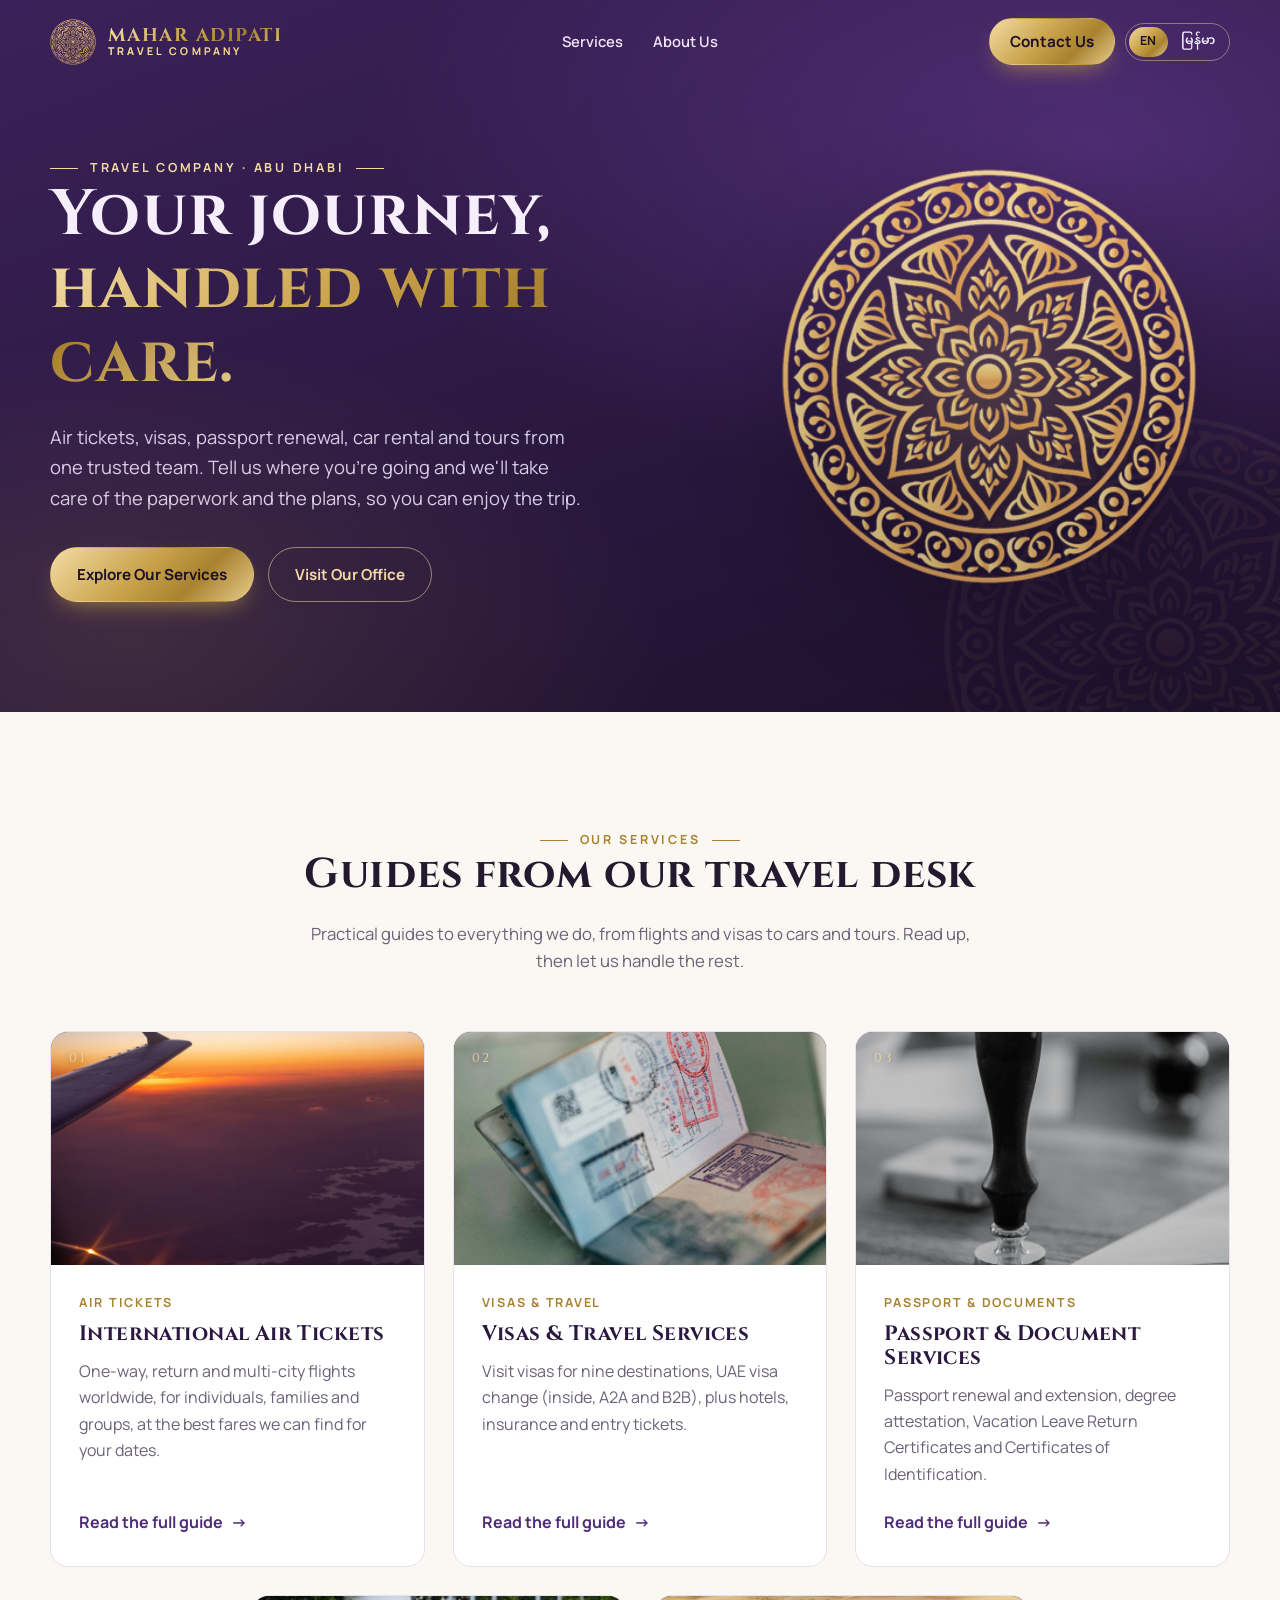
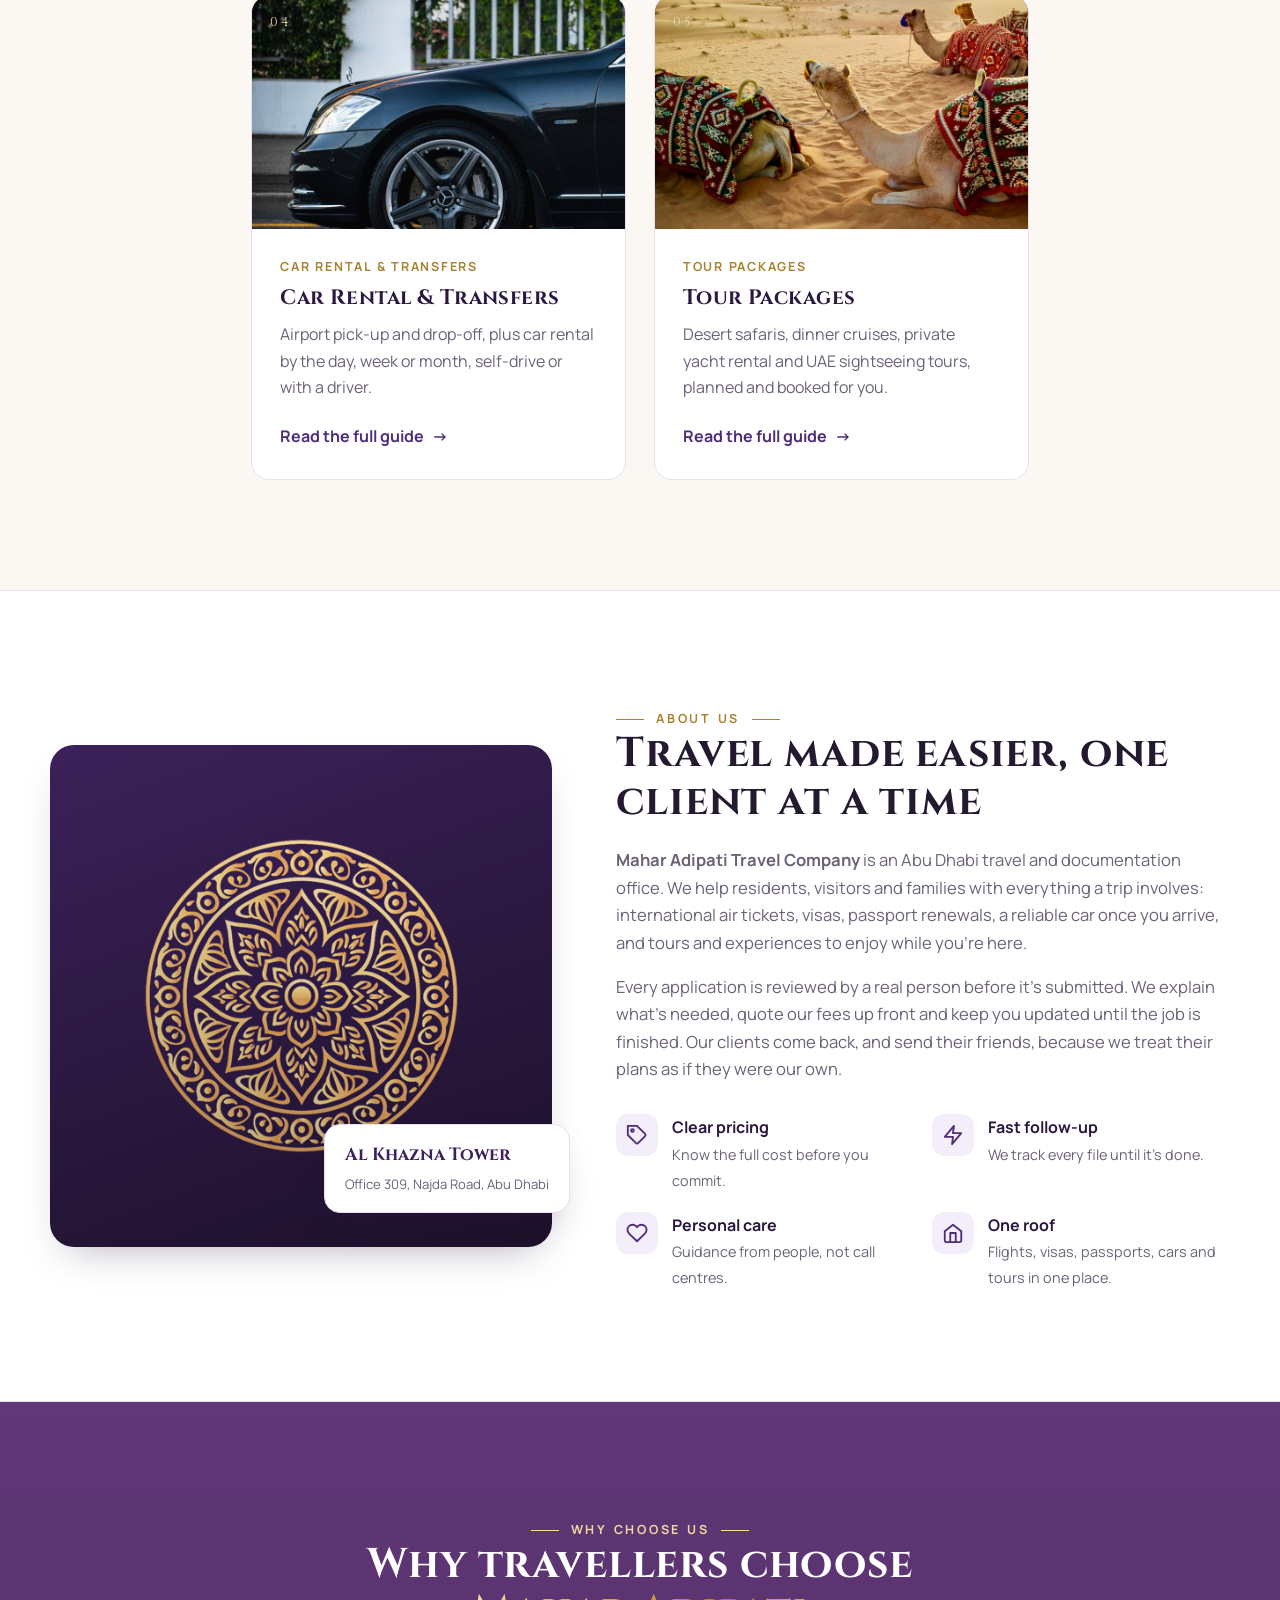
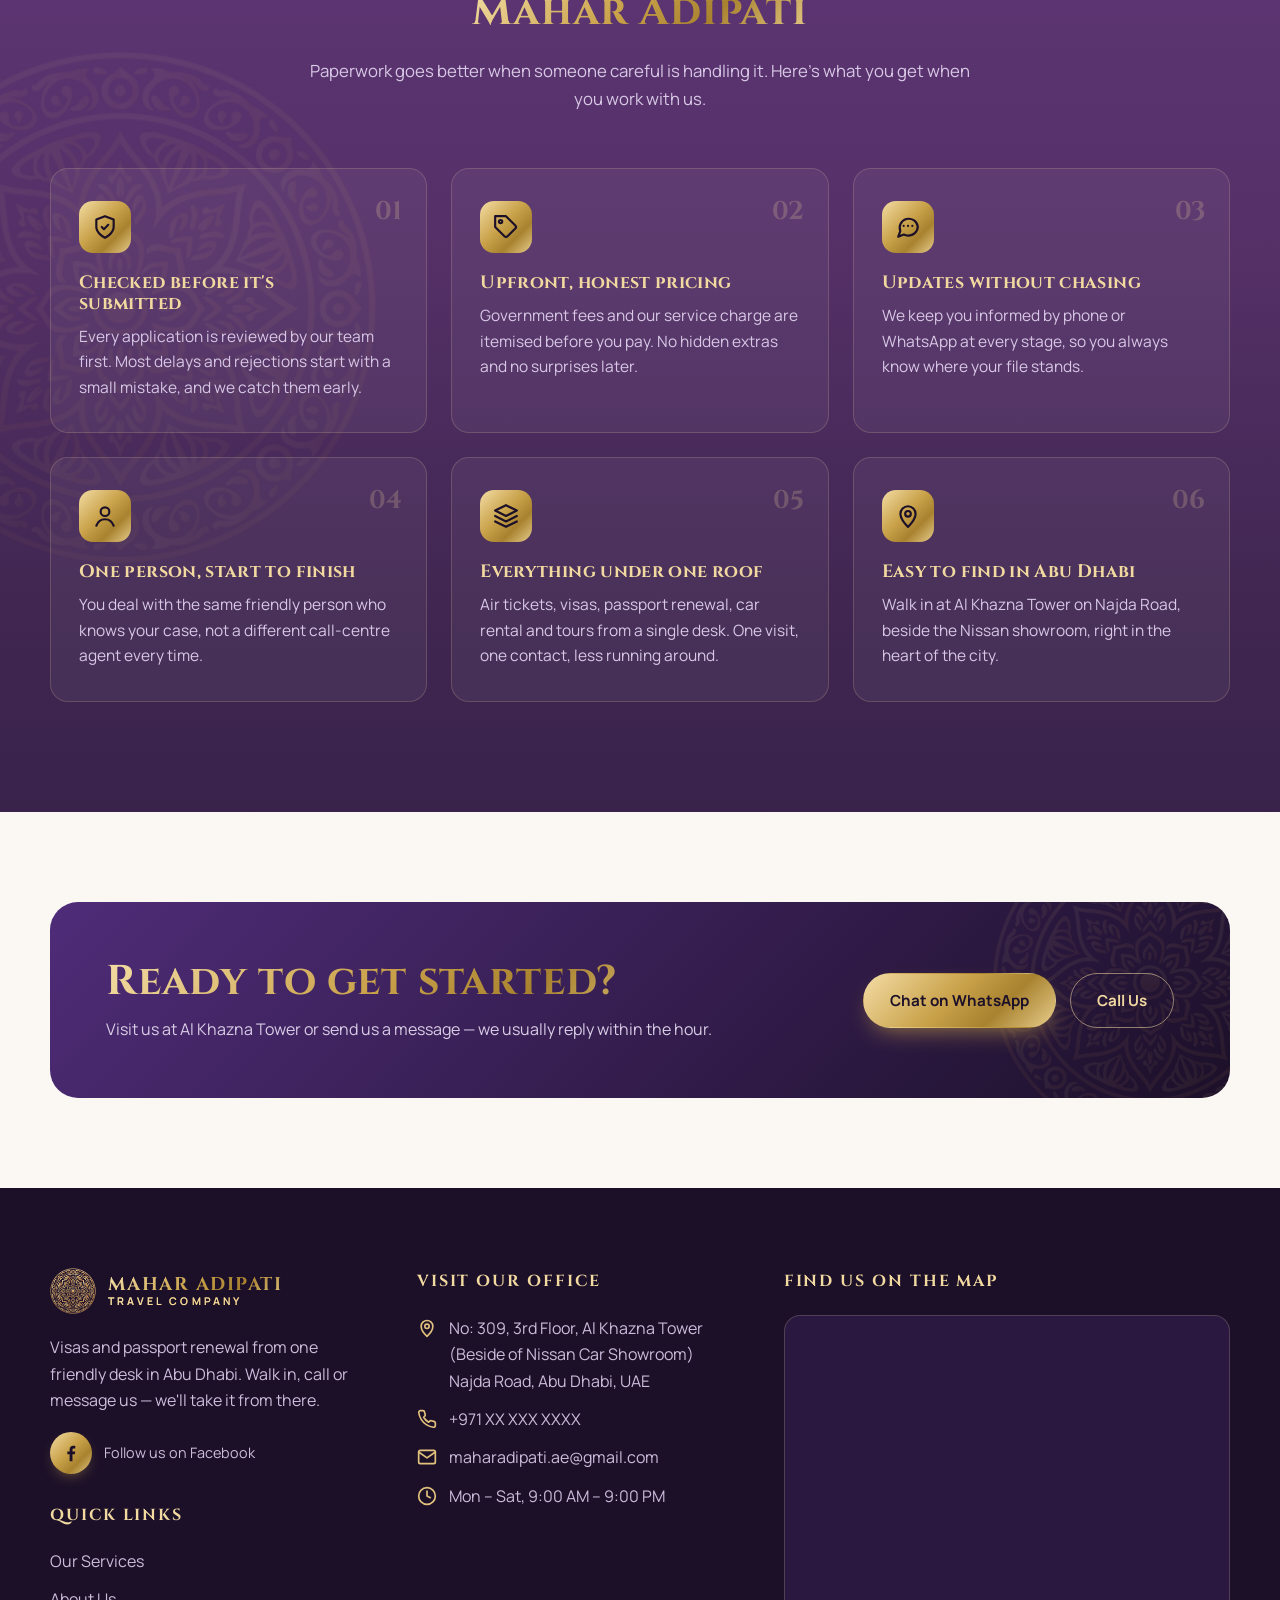
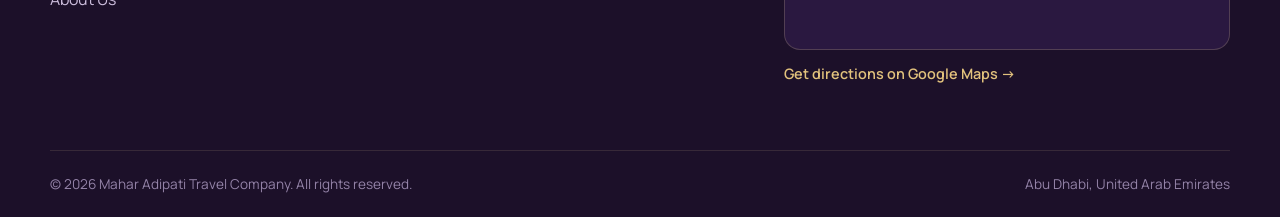
<file: index.html>
<!DOCTYPE html>
<html lang="en">
<head>
  <meta charset="UTF-8">
  <meta name="viewport" content="width=device-width, initial-scale=1">
  <script>try{var l=localStorage.getItem("lang");if(l==="my")location.replace("/my/"+location.hash)}catch(e){}</script>
  <title>Mahar Adipati | Air Tickets, Visas, Passports, Car Rental & Tours in Abu Dhabi</title>
  <meta name="description" content="Mahar Adipati Travel Company in Abu Dhabi — international air tickets, visa services, passport renewal, car rental and tour packages from one trusted team at Al Khazna Tower, Najda Road.">
  <link rel="alternate" hreflang="en" href="https://maharadipati.ae/">
  <link rel="alternate" hreflang="my" href="https://maharadipati.ae/my/">
  <link rel="alternate" hreflang="x-default" href="https://maharadipati.ae/">
  <link rel="icon" type="image/png" href="assets/favicon.png">
  <link rel="preconnect" href="https://fonts.googleapis.com">
  <link rel="preconnect" href="https://fonts.gstatic.com" crossorigin>
  <link href="https://fonts.googleapis.com/css2?family=Cinzel:wght@500;600;700&family=Manrope:wght@400;500;600;700&display=swap" rel="stylesheet">
  <link href="https://fonts.googleapis.com/css2?family=Noto+Sans+Myanmar:wght@600&display=swap&text=%E1%80%99%E1%80%BC%E1%80%94%E1%80%BA%E1%80%99%E1%80%AC" rel="stylesheet">
  <link rel="stylesheet" href="styles.css">
</head>
<body>
  <header class="site-header">
    <div class="container nav">
      <a class="brand" href="/" aria-label="Mahar Adipati home">
        <img src="assets/logo-mark.png" alt="">
        <span class="brand-name gold-text">MAHAR ADIPATI<small>Travel Company</small></span>
      </a>
      <ul class="nav-links">
        <li><a href="#services">Services</a></li>
        <li><a href="#about">About Us</a></li>
        <li class="menu-lang"><div class="lang-switch" role="group" aria-label="Language"><a href="/" lang="en" hreflang="en" data-lang-link="en" class="active" aria-current="true">EN</a><a href="/my/" lang="my" hreflang="my" data-lang-link="my">မြန်မာ</a></div></li>
      </ul>
      <div class="nav-actions">
        <a class="btn btn-gold nav-cta" href="#contact">Contact Us</a>
        <div class="lang-switch" role="group" aria-label="Language"><a href="/" lang="en" hreflang="en" data-lang-link="en" class="active" aria-current="true">EN</a><a href="/my/" lang="my" hreflang="my" data-lang-link="my">မြန်မာ</a></div>
        <button class="menu-toggle" aria-label="Open menu" aria-expanded="false"><span></span><span></span><span></span></button>
      </div>
    </div>
  </header>

  <section class="hero">
    <img class="hero-pattern" src="assets/logo-mark.png" alt="">
    <div class="container hero-grid">
      <div>
        <span class="eyebrow" style="color:var(--gold-300)">Travel Company · Abu Dhabi</span>
        <h1>Your journey,<br><span class="gold-text">handled with care.</span></h1>
        <p class="lead">Air tickets, visas, passport renewal, car rental and tours from one trusted team. Tell us where you're going and we'll take care of the paperwork and the plans, so you can enjoy the trip.</p>
        <div class="hero-actions">
          <a class="btn btn-gold" href="#services">Explore Our Services</a>
          <a class="btn btn-ghost" href="#contact">Visit Our Office</a>
        </div>
      </div>
      <div class="hero-mark"><img src="assets/logo-mark.png" alt="Mahar Adipati mandala emblem"></div>
    </div>
  </section>

  <section class="services" id="services">
    <div class="container">
      <div class="section-head reveal">
        <span class="eyebrow">Our Services</span>
        <h2>Guides from our travel desk</h2>
        <p>Practical guides to everything we do, from flights and visas to cars and tours. Read up, then let us handle the rest.</p>
      </div>
      <div class="post-grid">
        <a class="post-card reveal" href="/services/air-tickets" style="transition-delay:0.0s">
          <div class="post-cover"><span class="post-num">01</span><img class="post-img" src="assets/services/air-tickets.jpg" alt="International Air Tickets by Mahar Adipati Travel Company" loading="lazy" width="800" height="800"></div>
          <div class="post-body">
            <div class="post-meta">Air Tickets</div>
            <h3>International Air Tickets</h3>
            <p>One-way, return and multi-city flights worldwide, for individuals, families and groups, at the best fares we can find for your dates.</p>
            <span class="read-more">Read the full guide</span>
          </div>
        </a>
        <a class="post-card reveal" href="/services/visas" style="transition-delay:0.1s">
          <div class="post-cover"><span class="post-num">02</span><img class="post-img" src="assets/services/visas.jpg" alt="Visas & Travel Services by Mahar Adipati Travel Company" loading="lazy" width="800" height="800"></div>
          <div class="post-body">
            <div class="post-meta">Visas & Travel</div>
            <h3>Visas & Travel Services</h3>
            <p>Visit visas for nine destinations, UAE visa change (inside, A2A and B2B), plus hotels, insurance and entry tickets.</p>
            <span class="read-more">Read the full guide</span>
          </div>
        </a>
        <a class="post-card reveal" href="/services/passport-renewal" style="transition-delay:0.2s">
          <div class="post-cover"><span class="post-num">03</span><img class="post-img" src="assets/services/passport-renewal.jpg" alt="Passport & Document Services by Mahar Adipati Travel Company" loading="lazy" width="800" height="800"></div>
          <div class="post-body">
            <div class="post-meta">Passport & Documents</div>
            <h3>Passport & Document Services</h3>
            <p>Passport renewal and extension, degree attestation, Vacation Leave Return Certificates and Certificates of Identification.</p>
            <span class="read-more">Read the full guide</span>
          </div>
        </a>
        <a class="post-card reveal" href="/services/car-rental" style="transition-delay:0.3s">
          <div class="post-cover"><span class="post-num">04</span><img class="post-img" src="assets/services/car-rental.jpg" alt="Car Rental & Transfers by Mahar Adipati Travel Company" loading="lazy" width="800" height="800"></div>
          <div class="post-body">
            <div class="post-meta">Car Rental & Transfers</div>
            <h3>Car Rental & Transfers</h3>
            <p>Airport pick-up and drop-off, plus car rental by the day, week or month, self-drive or with a driver.</p>
            <span class="read-more">Read the full guide</span>
          </div>
        </a>
        <a class="post-card reveal" href="/services/tour-packages" style="transition-delay:0.4s">
          <div class="post-cover"><span class="post-num">05</span><img class="post-img" src="assets/services/tour-packages.jpg" alt="Tour Packages by Mahar Adipati Travel Company" loading="lazy" width="800" height="800"></div>
          <div class="post-body">
            <div class="post-meta">Tour Packages</div>
            <h3>Tour Packages</h3>
            <p>Desert safaris, dinner cruises, private yacht rental and UAE sightseeing tours, planned and booked for you.</p>
            <span class="read-more">Read the full guide</span>
          </div>
        </a>
      </div>
    </div>
  </section>

  <section class="about" id="about">
    <div class="container about-grid">
      <div class="about-visual reveal">
        <img src="assets/logo-mark.png" alt="">
        <div class="about-badge">
          <strong>Al Khazna Tower</strong>
          <span>Office 309, Najda Road, Abu Dhabi</span>
        </div>
      </div>
      <div class="about-copy reveal">
        <span class="eyebrow">About Us</span>
        <h2>Travel made easier, one client at a time</h2>
        <p><strong>Mahar Adipati Travel Company</strong> is an Abu Dhabi travel and documentation office. We help residents, visitors and families with everything a trip involves: international air tickets, visas, passport renewals, a reliable car once you arrive, and tours and experiences to enjoy while you're here.</p>
        <p>Every application is reviewed by a real person before it's submitted. We explain what's needed, quote our fees up front and keep you updated until the job is finished. Our clients come back, and send their friends, because we treat their plans as if they were our own.</p>
        <ul class="values">
          <li><span class="ico"><svg viewBox="0 0 24 24" fill="none" stroke="currentColor" stroke-width="2" stroke-linecap="round" stroke-linejoin="round"><path d="M20.6 13.4 13.4 20.6a2 2 0 0 1-2.8 0L2 12V2h10l8.6 8.6a2 2 0 0 1 0 2.8z"/><circle cx="7" cy="7" r="1.5"/></svg></span><div><strong>Clear pricing</strong><span>Know the full cost before you commit.</span></div></li>
          <li><span class="ico"><svg viewBox="0 0 24 24" fill="none" stroke="currentColor" stroke-width="2" stroke-linecap="round" stroke-linejoin="round"><path d="M13 2 3 14h9l-1 8 10-12h-9z"/></svg></span><div><strong>Fast follow-up</strong><span>We track every file until it's done.</span></div></li>
          <li><span class="ico"><svg viewBox="0 0 24 24" fill="none" stroke="currentColor" stroke-width="2" stroke-linecap="round" stroke-linejoin="round"><path d="M20.8 4.6a5.5 5.5 0 0 0-7.8 0L12 5.7l-1-1.1a5.5 5.5 0 0 0-7.8 7.8l1 1.1L12 21l7.8-7.5 1-1.1a5.5 5.5 0 0 0 0-7.8z"/></svg></span><div><strong>Personal care</strong><span>Guidance from people, not call centres.</span></div></li>
          <li><span class="ico"><svg viewBox="0 0 24 24" fill="none" stroke="currentColor" stroke-width="2" stroke-linecap="round" stroke-linejoin="round"><path d="m3 10 9-7 9 7v10a2 2 0 0 1-2 2H5a2 2 0 0 1-2-2z"/><path d="M9 22V12h6v10"/></svg></span><div><strong>One roof</strong><span>Flights, visas, passports, cars and tours in one place.</span></div></li>
        </ul>
      </div>
    </div>
  </section>

  <section class="why" id="why-us">
    <div class="container">
      <div class="section-head reveal">
        <span class="eyebrow">Why Choose Us</span>
        <h2>Why travellers choose <span class="gold-text">Mahar Adipati</span></h2>
        <p>Paperwork goes better when someone careful is handling it. Here's what you get when you work with us.</p>
      </div>
      <div class="why-grid">
        <div class="why-card reveal" style="transition-delay:0.0s">
          <span class="why-num">01</span>
          <span class="why-ico"><svg viewBox="0 0 24 24" fill="none" stroke="currentColor" stroke-width="2" stroke-linecap="round" stroke-linejoin="round"><path d="M12 22s8-4 8-10V5l-8-3-8 3v7c0 6 8 10 8 10z"/><path d="m9 12 2 2 4-4"/></svg></span>
          <h3>Checked before it's submitted</h3>
          <p>Every application is reviewed by our team first. Most delays and rejections start with a small mistake, and we catch them early.</p>
        </div>
        <div class="why-card reveal" style="transition-delay:0.1s">
          <span class="why-num">02</span>
          <span class="why-ico"><svg viewBox="0 0 24 24" fill="none" stroke="currentColor" stroke-width="2" stroke-linecap="round" stroke-linejoin="round"><path d="M20.6 13.4 13.4 20.6a2 2 0 0 1-2.8 0L2 12V2h10l8.6 8.6a2 2 0 0 1 0 2.8z"/><circle cx="7" cy="7" r="1.5"/></svg></span>
          <h3>Upfront, honest pricing</h3>
          <p>Government fees and our service charge are itemised before you pay. No hidden extras and no surprises later.</p>
        </div>
        <div class="why-card reveal" style="transition-delay:0.2s">
          <span class="why-num">03</span>
          <span class="why-ico"><svg viewBox="0 0 24 24" fill="none" stroke="currentColor" stroke-width="2" stroke-linecap="round" stroke-linejoin="round"><path d="M21 11.5a8.4 8.4 0 0 1-9 8.4 8.6 8.6 0 0 1-3.9-.9L3 21l1.9-5.1A8.4 8.4 0 1 1 21 11.5z"/><path d="M8 11h.01M12 11h.01M16 11h.01"/></svg></span>
          <h3>Updates without chasing</h3>
          <p>We keep you informed by phone or WhatsApp at every stage, so you always know where your file stands.</p>
        </div>
        <div class="why-card reveal" style="transition-delay:0.0s">
          <span class="why-num">04</span>
          <span class="why-ico"><svg viewBox="0 0 24 24" fill="none" stroke="currentColor" stroke-width="2" stroke-linecap="round" stroke-linejoin="round"><circle cx="12" cy="8" r="4"/><path d="M4 21c1.5-4 4.5-6 8-6s6.5 2 8 6"/></svg></span>
          <h3>One person, start to finish</h3>
          <p>You deal with the same friendly person who knows your case, not a different call-centre agent every time.</p>
        </div>
        <div class="why-card reveal" style="transition-delay:0.1s">
          <span class="why-num">05</span>
          <span class="why-ico"><svg viewBox="0 0 24 24" fill="none" stroke="currentColor" stroke-width="2" stroke-linecap="round" stroke-linejoin="round"><path d="m12 2 10 5-10 5L2 7z"/><path d="m2 12 10 5 10-5M2 17l10 5 10-5"/></svg></span>
          <h3>Everything under one roof</h3>
          <p>Air tickets, visas, passport renewal, car rental and tours from a single desk. One visit, one contact, less running around.</p>
        </div>
        <div class="why-card reveal" style="transition-delay:0.2s">
          <span class="why-num">06</span>
          <span class="why-ico"><svg viewBox="0 0 24 24" fill="none" stroke="currentColor" stroke-width="2" stroke-linecap="round" stroke-linejoin="round"><path d="M12 22s7-6.2 7-12a7 7 0 0 0-14 0c0 5.8 7 12 7 12z"/><circle cx="12" cy="10" r="2.6"/></svg></span>
          <h3>Easy to find in Abu Dhabi</h3>
          <p>Walk in at Al Khazna Tower on Najda Road, beside the Nissan showroom, right in the heart of the city.</p>
        </div>
      </div>
    </div>
  </section>

  <section class="cta">
    <div class="container">
      <div class="cta-box reveal">
        <div>
          <h2 class="gold-text">Ready to get started?</h2>
          <p>Visit us at Al Khazna Tower or send us a message — we usually reply within the hour.</p>
        </div>
        <div class="hero-actions">
          <a class="btn btn-gold" href="https://wa.me/971XXXXXXXXX" target="_blank" rel="noopener">Chat on WhatsApp</a>
          <a class="btn btn-ghost" href="tel:+971XXXXXXXXX">Call Us</a>
        </div>
      </div>
    </div>
  </section>
  <footer class="site-footer" id="contact">
    <div class="container footer-grid">
      <div>
        <a class="brand" href="/">
          <img src="assets/logo-mark.png" alt="">
          <span class="brand-name gold-text">MAHAR ADIPATI<small>Travel Company</small></span>
        </a>
        <p style="margin-top:20px">Visas and passport renewal from one friendly desk in Abu Dhabi. Walk in, call or message us — we'll take it from there.</p>
        <div class="social">
          <a class="social-fb" href="https://www.facebook.com/profile.php?id=61595465272587" target="_blank" rel="noopener" aria-label="Mahar Adipati on Facebook (opens in a new tab)"><svg viewBox="0 0 24 24" fill="currentColor" aria-hidden="true"><path d="M13.6 21v-7.6h2.6l.4-3h-3V8.5c0-.9.3-1.5 1.5-1.5H16.7V4.3c-.3 0-1.2-.1-2.3-.1-2.3 0-3.9 1.4-3.9 4v2.2H8v3h2.5V21h3.1z"/></svg></a>
          <span>Follow us on Facebook</span>
        </div>
        <h4 style="margin-top:28px">Quick Links</h4>
        <ul class="footer-list">
          <li><a href="#services">Our Services</a></li>
          <li><a href="#about">About Us</a></li>
        </ul>
      </div>
      <div>
        <h4>Visit Our Office</h4>
        <ul class="footer-list">
          <li class="contact-line"><svg viewBox="0 0 24 24" fill="none" stroke="currentColor" stroke-width="2" stroke-linecap="round" stroke-linejoin="round"><path d="M12 22s7-6.2 7-12a7 7 0 0 0-14 0c0 5.8 7 12 7 12z"/><circle cx="12" cy="10" r="2.6"/></svg><span>No: 309, 3rd Floor, Al Khazna Tower<br>(Beside of Nissan Car Showroom)<br>Najda Road, Abu Dhabi, UAE</span></li>
          <li class="contact-line"><svg viewBox="0 0 24 24" fill="none" stroke="currentColor" stroke-width="2" stroke-linecap="round" stroke-linejoin="round"><path d="M22 16.9v3a2 2 0 0 1-2.2 2 19.8 19.8 0 0 1-8.6-3.1 19.5 19.5 0 0 1-6-6A19.8 19.8 0 0 1 2.1 4.2 2 2 0 0 1 4.1 2h3a2 2 0 0 1 2 1.7c.1 1 .4 1.9.7 2.8a2 2 0 0 1-.5 2.1L8 9.9a16 16 0 0 0 6 6l1.3-1.3a2 2 0 0 1 2.1-.4c.9.3 1.8.6 2.8.7a2 2 0 0 1 1.7 2z"/></svg><a href="tel:+971XXXXXXXXX">+971 XX XXX XXXX</a></li>
          <li class="contact-line"><svg viewBox="0 0 24 24" fill="none" stroke="currentColor" stroke-width="2" stroke-linecap="round" stroke-linejoin="round"><rect x="2" y="4" width="20" height="16" rx="2"/><path d="m22 6-10 7L2 6"/></svg><a href="mailto:maharadipati.ae@gmail.com">maharadipati.ae@gmail.com</a></li>
          <li class="contact-line"><svg viewBox="0 0 24 24" fill="none" stroke="currentColor" stroke-width="2" stroke-linecap="round" stroke-linejoin="round"><circle cx="12" cy="12" r="10"/><path d="M12 6v6l4 2"/></svg><span>Mon – Sat, 9:00 AM – 9:00 PM</span></li>
        </ul>
      </div>
      <div>
        <h4>Find Us on the Map</h4>
        <div class="map-wrap">
          <iframe src="https://maps.google.com/maps?q=Al%20Khazna%20Tower%2C%20Abu%20Dhabi&z=16&output=embed" title="Mahar Adipati office location on Google Maps" loading="lazy" referrerpolicy="no-referrer-when-downgrade" allowfullscreen></iframe>
        </div>
        <a class="map-link" href="https://www.google.com/maps/search/?api=1&query=Al+Khazna+Tower+Abu+Dhabi" target="_blank" rel="noopener">Get directions on Google Maps →</a>
      </div>
    </div>
    <div class="container footer-bottom">
      <span>© <span data-year>2026</span> Mahar Adipati Travel Company. All rights reserved.</span>
      <span>Abu Dhabi, United Arab Emirates</span>
    </div>
  </footer>
  <script src="script.js"></script>
</body>
</html>
</file>
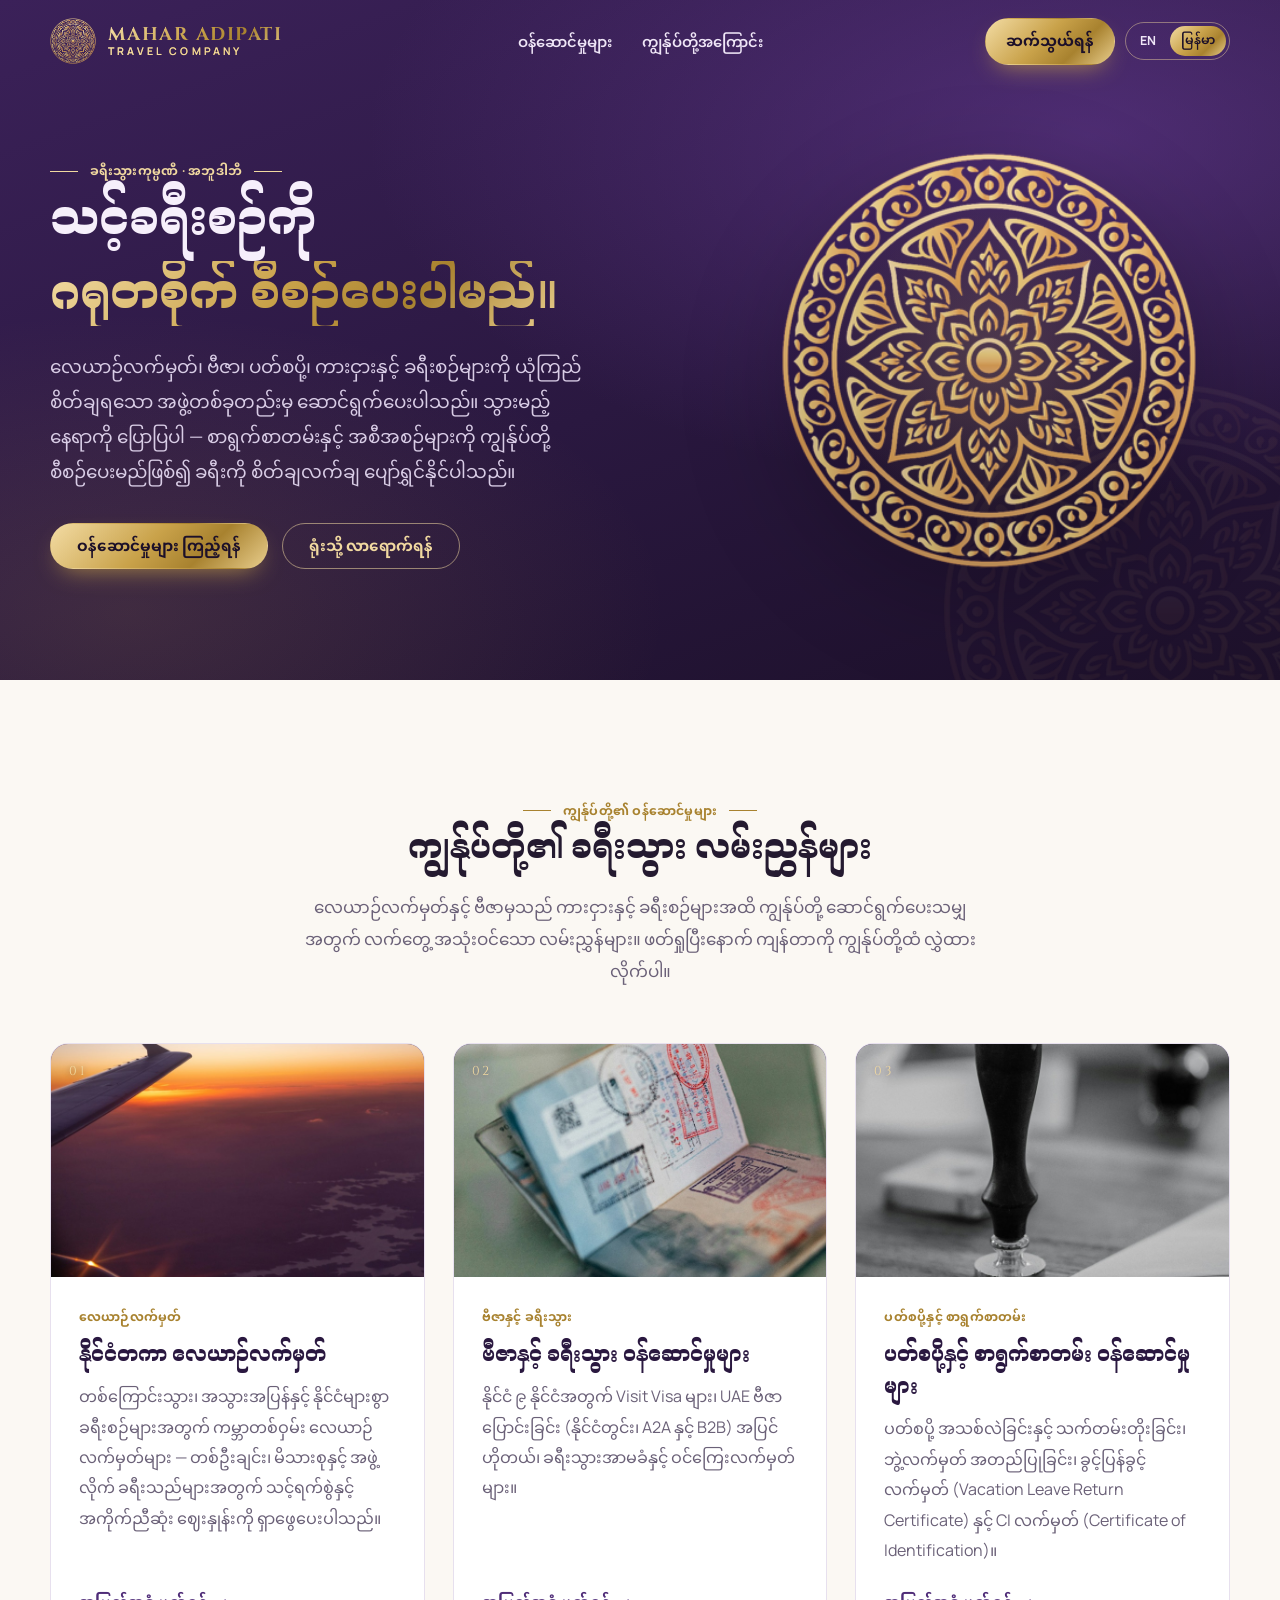
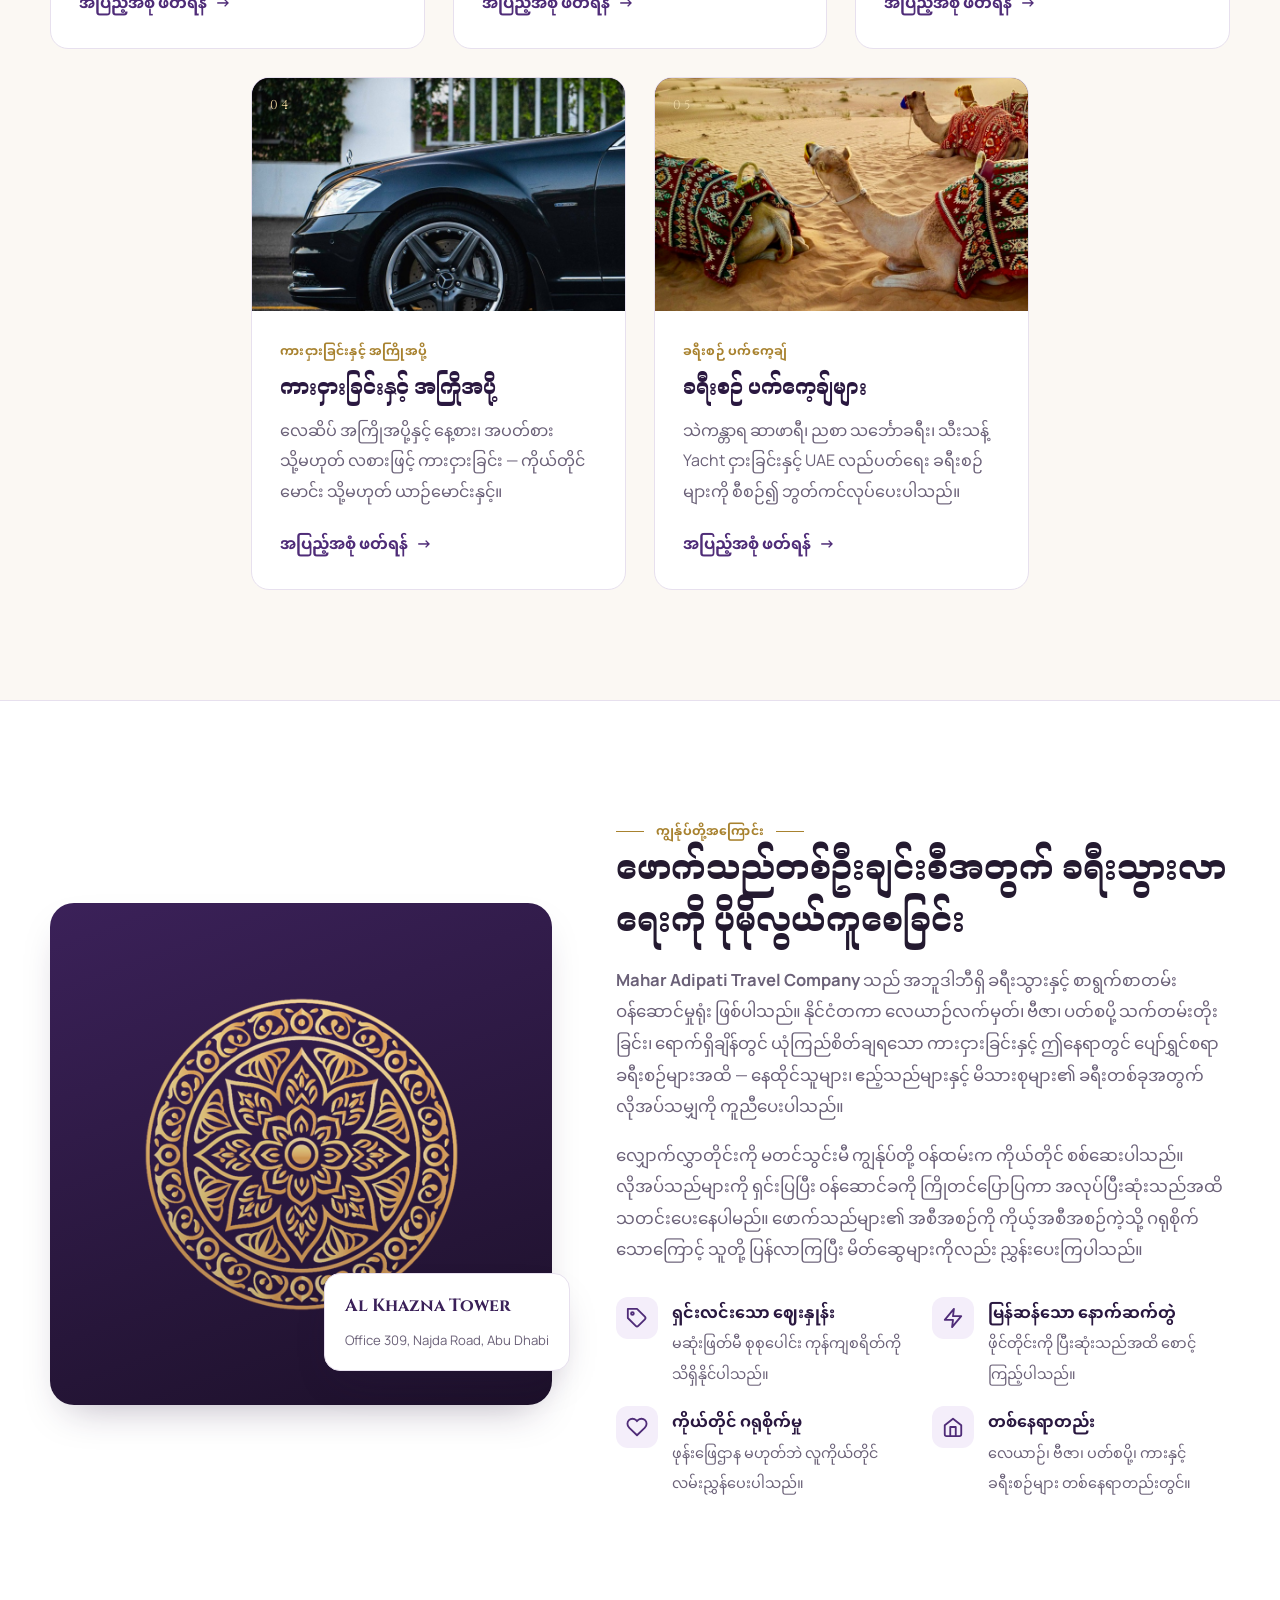
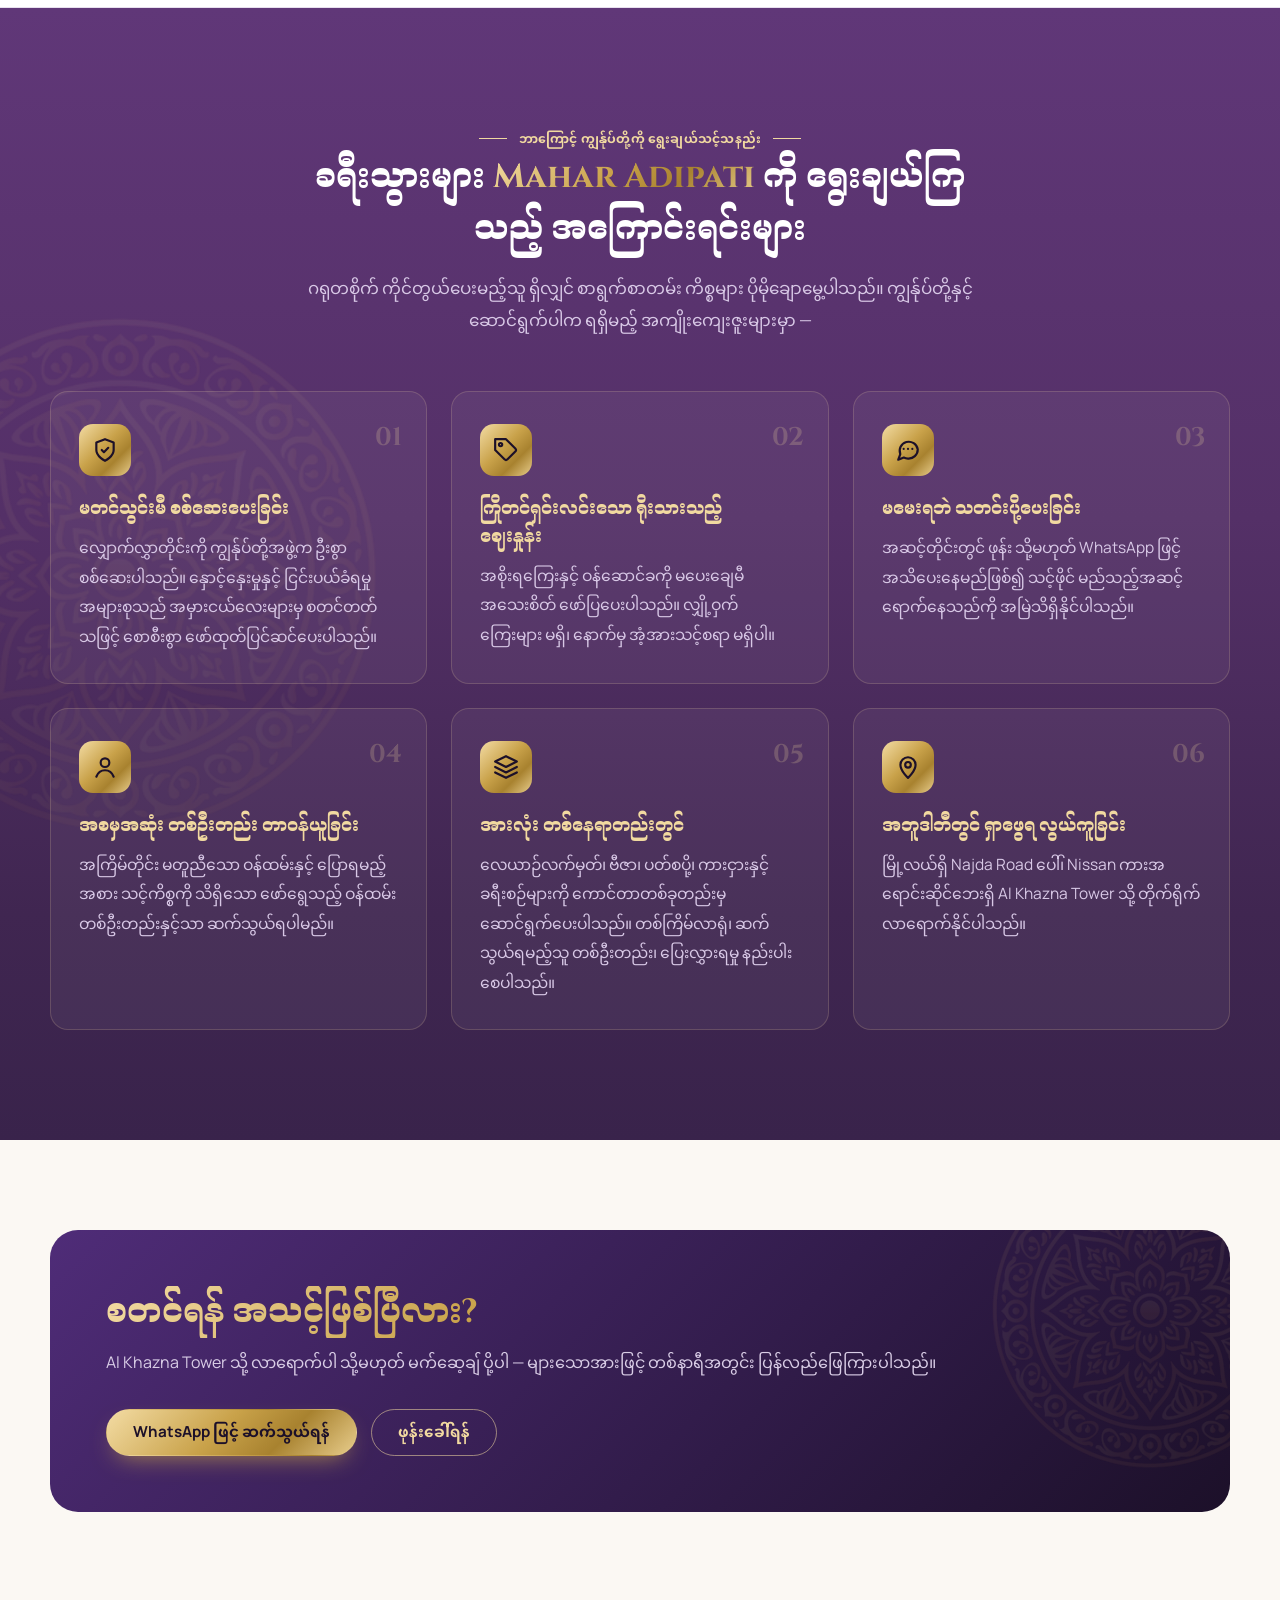
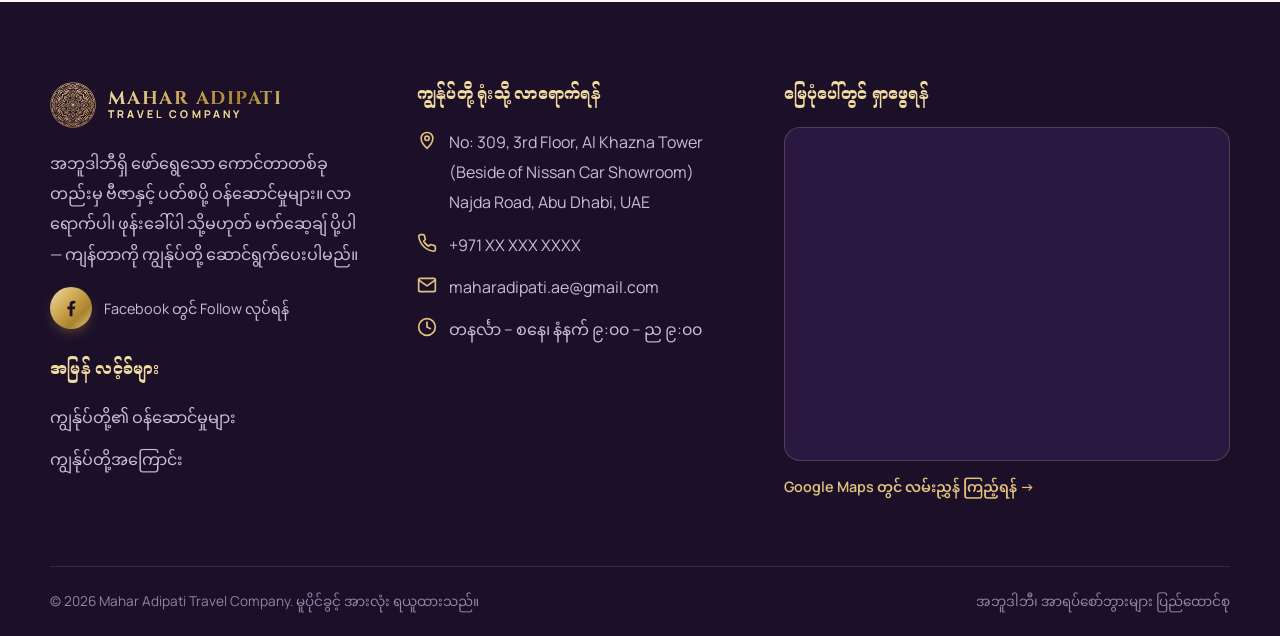
<file: my/index.html>
<!DOCTYPE html>
<html lang="my">
<head>
  <meta charset="UTF-8">
  <meta name="viewport" content="width=device-width, initial-scale=1">
  <script>try{var l=localStorage.getItem("lang");if(l==="en")location.replace("/"+location.hash)}catch(e){}</script>
  <title>Mahar Adipati | အဘူဒါဘီရှိ လေယာဉ်လက်မှတ်၊ ဗီဇာ၊ ပတ်စပို့၊ ကားငှားနှင့် ခရီးစဉ်များ</title>
  <meta name="description" content="အဘူဒါဘီ၊ Najda Road၊ Al Khazna Tower ရှိ Mahar Adipati Travel Company — နိုင်ငံတကာ လေယာဉ်လက်မှတ်၊ ဗီဇာ၊ ပတ်စပို့ ဝန်ဆောင်မှု၊ ကားငှားနှင့် ခရီးစဉ် ပက်ကေ့ချ်များကို ယုံကြည်စိတ်ချရသော အဖွဲ့တစ်ခုတည်းမှ ဆောင်ရွက်ပေးပါသည်။">
  <link rel="alternate" hreflang="en" href="https://maharadipati.ae/">
  <link rel="alternate" hreflang="my" href="https://maharadipati.ae/my/">
  <link rel="alternate" hreflang="x-default" href="https://maharadipati.ae/">
  <link rel="icon" type="image/png" href="../assets/favicon.png">
  <link rel="preconnect" href="https://fonts.googleapis.com">
  <link rel="preconnect" href="https://fonts.gstatic.com" crossorigin>
  <link href="https://fonts.googleapis.com/css2?family=Cinzel:wght@500;600;700&family=Manrope:wght@400;500;600;700&display=swap" rel="stylesheet">
  <link href="https://fonts.googleapis.com/css2?family=Noto+Sans+Myanmar:wght@400;500;600;700&family=Noto+Serif+Myanmar:wght@500;600;700&display=swap" rel="stylesheet">
  <link rel="stylesheet" href="../styles.css">
</head>
<body>
  <header class="site-header">
    <div class="container nav">
      <a class="brand" href="/my/" aria-label="Mahar Adipati ပင်မစာမျက်နှာ">
        <img src="../assets/logo-mark.png" alt="">
        <span class="brand-name gold-text">MAHAR ADIPATI<small>Travel Company</small></span>
      </a>
      <ul class="nav-links">
        <li><a href="#services">ဝန်ဆောင်မှုများ</a></li>
        <li><a href="#about">ကျွန်ုပ်တို့အကြောင်း</a></li>
        <li class="menu-lang"><div class="lang-switch" role="group" aria-label="ဘာသာစကား"><a href="/" lang="en" hreflang="en" data-lang-link="en">EN</a><a href="/my/" lang="my" hreflang="my" data-lang-link="my" class="active" aria-current="true">မြန်မာ</a></div></li>
      </ul>
      <div class="nav-actions">
        <a class="btn btn-gold nav-cta" href="#contact">ဆက်သွယ်ရန်</a>
        <div class="lang-switch" role="group" aria-label="ဘာသာစကား"><a href="/" lang="en" hreflang="en" data-lang-link="en">EN</a><a href="/my/" lang="my" hreflang="my" data-lang-link="my" class="active" aria-current="true">မြန်မာ</a></div>
        <button class="menu-toggle" aria-label="မီနူး ဖွင့်ရန်" aria-expanded="false"><span></span><span></span><span></span></button>
      </div>
    </div>
  </header>

  <section class="hero">
    <img class="hero-pattern" src="../assets/logo-mark.png" alt="">
    <div class="container hero-grid">
      <div>
        <span class="eyebrow" style="color:var(--gold-300)">ခရီးသွားကုမ္ပဏီ · အဘူဒါဘီ</span>
        <h1>သင့်ခရီးစဉ်ကို<br><span class="gold-text">ဂရုတစိုက် စီစဉ်ပေးပါမည်။</span></h1>
        <p class="lead">လေယာဉ်လက်မှတ်၊ ဗီဇာ၊ ပတ်စပို့၊ ကားငှားနှင့် ခရီးစဉ်များကို ယုံကြည်စိတ်ချရသော အဖွဲ့တစ်ခုတည်းမှ ဆောင်ရွက်ပေးပါသည်။ သွားမည့်နေရာကို ပြောပြပါ — စာရွက်စာတမ်းနှင့် အစီအစဉ်များကို ကျွန်ုပ်တို့ စီစဉ်ပေးမည်ဖြစ်၍ ခရီးကို စိတ်ချလက်ချ ပျော်ရွှင်နိုင်ပါသည်။</p>
        <div class="hero-actions">
          <a class="btn btn-gold" href="#services">ဝန်ဆောင်မှုများ ကြည့်ရန်</a>
          <a class="btn btn-ghost" href="#contact">ရုံးသို့ လာရောက်ရန်</a>
        </div>
      </div>
      <div class="hero-mark"><img src="../assets/logo-mark.png" alt="Mahar Adipati မဏ္ဍလာ အမှတ်တံဆိပ်"></div>
    </div>
  </section>

  <section class="services" id="services">
    <div class="container">
      <div class="section-head reveal">
        <span class="eyebrow">ကျွန်ုပ်တို့၏ ဝန်ဆောင်မှုများ</span>
        <h2>ကျွန်ုပ်တို့၏ ခရီးသွား လမ်းညွှန်များ</h2>
        <p>လေယာဉ်လက်မှတ်နှင့် ဗီဇာမှသည် ကားငှားနှင့် ခရီးစဉ်များအထိ ကျွန်ုပ်တို့ ဆောင်ရွက်ပေးသမျှအတွက် လက်တွေ့ အသုံးဝင်သော လမ်းညွှန်များ။ ဖတ်ရှုပြီးနောက် ကျန်တာကို ကျွန်ုပ်တို့ထံ လွှဲထားလိုက်ပါ။</p>
      </div>
      <div class="post-grid">
        <a class="post-card reveal" href="/my/services/air-tickets" style="transition-delay:0.0s">
          <div class="post-cover"><span class="post-num">01</span><img class="post-img" src="../assets/services/air-tickets.jpg" alt="Mahar Adipati Travel Company ၏ နိုင်ငံတကာ လေယာဉ်လက်မှတ်" loading="lazy" width="800" height="800"></div>
          <div class="post-body">
            <div class="post-meta">လေယာဉ်လက်မှတ်</div>
            <h3>နိုင်ငံတကာ လေယာဉ်လက်မှတ်</h3>
            <p>တစ်ကြောင်းသွား၊ အသွားအပြန်နှင့် နိုင်ငံများစွာ ခရီးစဉ်များအတွက် ကမ္ဘာတစ်ဝှမ်း လေယာဉ်လက်မှတ်များ — တစ်ဦးချင်း၊ မိသားစုနှင့် အဖွဲ့လိုက် ခရီးသည်များအတွက် သင့်ရက်စွဲနှင့် အကိုက်ညီဆုံး ဈေးနှုန်းကို ရှာဖွေပေးပါသည်။</p>
            <span class="read-more">အပြည့်အစုံ ဖတ်ရန်</span>
          </div>
        </a>
        <a class="post-card reveal" href="/my/services/visas" style="transition-delay:0.1s">
          <div class="post-cover"><span class="post-num">02</span><img class="post-img" src="../assets/services/visas.jpg" alt="Mahar Adipati Travel Company ၏ ဗီဇာနှင့် ခရီးသွား ဝန်ဆောင်မှုများ" loading="lazy" width="800" height="800"></div>
          <div class="post-body">
            <div class="post-meta">ဗီဇာနှင့် ခရီးသွား</div>
            <h3>ဗီဇာနှင့် ခရီးသွား ဝန်ဆောင်မှုများ</h3>
            <p>နိုင်ငံ ၉ နိုင်ငံအတွက် Visit Visa များ၊ UAE ဗီဇာပြောင်းခြင်း (နိုင်ငံတွင်း၊ A2A နှင့် B2B) အပြင် ဟိုတယ်၊ ခရီးသွားအာမခံနှင့် ဝင်ကြေးလက်မှတ်များ။</p>
            <span class="read-more">အပြည့်အစုံ ဖတ်ရန်</span>
          </div>
        </a>
        <a class="post-card reveal" href="/my/services/passport-renewal" style="transition-delay:0.2s">
          <div class="post-cover"><span class="post-num">03</span><img class="post-img" src="../assets/services/passport-renewal.jpg" alt="Mahar Adipati Travel Company ၏ ပတ်စပို့နှင့် စာရွက်စာတမ်း ဝန်ဆောင်မှုများ" loading="lazy" width="800" height="800"></div>
          <div class="post-body">
            <div class="post-meta">ပတ်စပို့နှင့် စာရွက်စာတမ်း</div>
            <h3>ပတ်စပို့နှင့် စာရွက်စာတမ်း ဝန်ဆောင်မှုများ</h3>
            <p>ပတ်စပို့ အသစ်လဲခြင်းနှင့် သက်တမ်းတိုးခြင်း၊ ဘွဲ့လက်မှတ် အတည်ပြုခြင်း၊ ခွင့်ပြန်ခွင့် လက်မှတ် (Vacation Leave Return Certificate) နှင့် CI လက်မှတ် (Certificate of Identification)။</p>
            <span class="read-more">အပြည့်အစုံ ဖတ်ရန်</span>
          </div>
        </a>
        <a class="post-card reveal" href="/my/services/car-rental" style="transition-delay:0.3s">
          <div class="post-cover"><span class="post-num">04</span><img class="post-img" src="../assets/services/car-rental.jpg" alt="Mahar Adipati Travel Company ၏ ကားငှားခြင်းနှင့် အကြိုအပို့" loading="lazy" width="800" height="800"></div>
          <div class="post-body">
            <div class="post-meta">ကားငှားခြင်းနှင့် အကြိုအပို့</div>
            <h3>ကားငှားခြင်းနှင့် အကြိုအပို့</h3>
            <p>လေဆိပ် အကြိုအပို့နှင့် နေ့စား၊ အပတ်စား သို့မဟုတ် လစားဖြင့် ကားငှားခြင်း — ကိုယ်တိုင်မောင်း သို့မဟုတ် ယာဉ်မောင်းနှင့်။</p>
            <span class="read-more">အပြည့်အစုံ ဖတ်ရန်</span>
          </div>
        </a>
        <a class="post-card reveal" href="/my/services/tour-packages" style="transition-delay:0.4s">
          <div class="post-cover"><span class="post-num">05</span><img class="post-img" src="../assets/services/tour-packages.jpg" alt="Mahar Adipati Travel Company ၏ ခရီးစဉ် ပက်ကေ့ချ်များ" loading="lazy" width="800" height="800"></div>
          <div class="post-body">
            <div class="post-meta">ခရီးစဉ် ပက်ကေ့ချ်</div>
            <h3>ခရီးစဉ် ပက်ကေ့ချ်များ</h3>
            <p>သဲကန္တာရ ဆာဖာရီ၊ ညစာ သင်္ဘောခရီး၊ သီးသန့် Yacht ငှားခြင်းနှင့် UAE လည်ပတ်ရေး ခရီးစဉ်များကို စီစဉ်၍ ဘွတ်ကင်လုပ်ပေးပါသည်။</p>
            <span class="read-more">အပြည့်အစုံ ဖတ်ရန်</span>
          </div>
        </a>
      </div>
    </div>
  </section>

  <section class="about" id="about">
    <div class="container about-grid">
      <div class="about-visual reveal">
        <img src="../assets/logo-mark.png" alt="">
        <div class="about-badge">
          <strong>Al Khazna Tower</strong>
          <span>Office 309, Najda Road, Abu Dhabi</span>
        </div>
      </div>
      <div class="about-copy reveal">
        <span class="eyebrow">ကျွန်ုပ်တို့အကြောင်း</span>
        <h2>ဖောက်သည်တစ်ဦးချင်းစီအတွက် ခရီးသွားလာရေးကို ပိုမိုလွယ်ကူစေခြင်း</h2>
        <p><strong>Mahar Adipati Travel Company</strong> သည် အဘူဒါဘီရှိ ခရီးသွားနှင့် စာရွက်စာတမ်း ဝန်ဆောင်မှုရုံး ဖြစ်ပါသည်။ နိုင်ငံတကာ လေယာဉ်လက်မှတ်၊ ဗီဇာ၊ ပတ်စပို့ သက်တမ်းတိုးခြင်း၊ ရောက်ရှိချိန်တွင် ယုံကြည်စိတ်ချရသော ကားငှားခြင်းနှင့် ဤနေရာတွင် ပျော်ရွှင်စရာ ခရီးစဉ်များအထိ — နေထိုင်သူများ၊ ဧည့်သည်များနှင့် မိသားစုများ၏ ခရီးတစ်ခုအတွက် လိုအပ်သမျှကို ကူညီပေးပါသည်။</p>
        <p>လျှောက်လွှာတိုင်းကို မတင်သွင်းမီ ကျွန်ုပ်တို့ ဝန်ထမ်းက ကိုယ်တိုင် စစ်ဆေးပါသည်။ လိုအပ်သည်များကို ရှင်းပြပြီး ဝန်ဆောင်ခကို ကြိုတင်ပြောပြကာ အလုပ်ပြီးဆုံးသည်အထိ သတင်းပေးနေပါမည်။ ဖောက်သည်များ၏ အစီအစဉ်ကို ကိုယ့်အစီအစဉ်ကဲ့သို့ ဂရုစိုက်သောကြောင့် သူတို့ ပြန်လာကြပြီး မိတ်ဆွေများကိုလည်း ညွှန်းပေးကြပါသည်။</p>
        <ul class="values">
          <li><span class="ico"><svg viewBox="0 0 24 24" fill="none" stroke="currentColor" stroke-width="2" stroke-linecap="round" stroke-linejoin="round"><path d="M20.6 13.4 13.4 20.6a2 2 0 0 1-2.8 0L2 12V2h10l8.6 8.6a2 2 0 0 1 0 2.8z"/><circle cx="7" cy="7" r="1.5"/></svg></span><div><strong>ရှင်းလင်းသော ဈေးနှုန်း</strong><span>မဆုံးဖြတ်မီ စုစုပေါင်း ကုန်ကျစရိတ်ကို သိရှိနိုင်ပါသည်။</span></div></li>
          <li><span class="ico"><svg viewBox="0 0 24 24" fill="none" stroke="currentColor" stroke-width="2" stroke-linecap="round" stroke-linejoin="round"><path d="M13 2 3 14h9l-1 8 10-12h-9z"/></svg></span><div><strong>မြန်ဆန်သော နောက်ဆက်တွဲ</strong><span>ဖိုင်တိုင်းကို ပြီးဆုံးသည်အထိ စောင့်ကြည့်ပါသည်။</span></div></li>
          <li><span class="ico"><svg viewBox="0 0 24 24" fill="none" stroke="currentColor" stroke-width="2" stroke-linecap="round" stroke-linejoin="round"><path d="M20.8 4.6a5.5 5.5 0 0 0-7.8 0L12 5.7l-1-1.1a5.5 5.5 0 0 0-7.8 7.8l1 1.1L12 21l7.8-7.5 1-1.1a5.5 5.5 0 0 0 0-7.8z"/></svg></span><div><strong>ကိုယ်တိုင် ဂရုစိုက်မှု</strong><span>ဖုန်းဖြေဌာန မဟုတ်ဘဲ လူကိုယ်တိုင် လမ်းညွှန်ပေးပါသည်။</span></div></li>
          <li><span class="ico"><svg viewBox="0 0 24 24" fill="none" stroke="currentColor" stroke-width="2" stroke-linecap="round" stroke-linejoin="round"><path d="m3 10 9-7 9 7v10a2 2 0 0 1-2 2H5a2 2 0 0 1-2-2z"/><path d="M9 22V12h6v10"/></svg></span><div><strong>တစ်နေရာတည်း</strong><span>လေယာဉ်၊ ဗီဇာ၊ ပတ်စပို့၊ ကားနှင့် ခရီးစဉ်များ တစ်နေရာတည်းတွင်။</span></div></li>
        </ul>
      </div>
    </div>
  </section>

  <section class="why" id="why-us">
    <div class="container">
      <div class="section-head reveal">
        <span class="eyebrow">ဘာကြောင့် ကျွန်ုပ်တို့ကို ရွေးချယ်သင့်သနည်း</span>
        <h2>ခရီးသွားများ <span class="gold-text">Mahar Adipati</span> ကို ရွေးချယ်ကြသည့် အကြောင်းရင်းများ</h2>
        <p>ဂရုတစိုက် ကိုင်တွယ်ပေးမည့်သူ ရှိလျှင် စာရွက်စာတမ်း ကိစ္စများ ပိုမိုချောမွေ့ပါသည်။ ကျွန်ုပ်တို့နှင့် ဆောင်ရွက်ပါက ရရှိမည့် အကျိုးကျေးဇူးများမှာ —</p>
      </div>
      <div class="why-grid">
        <div class="why-card reveal" style="transition-delay:0.0s">
          <span class="why-num">01</span>
          <span class="why-ico"><svg viewBox="0 0 24 24" fill="none" stroke="currentColor" stroke-width="2" stroke-linecap="round" stroke-linejoin="round"><path d="M12 22s8-4 8-10V5l-8-3-8 3v7c0 6 8 10 8 10z"/><path d="m9 12 2 2 4-4"/></svg></span>
          <h3>မတင်သွင်းမီ စစ်ဆေးပေးခြင်း</h3>
          <p>လျှောက်လွှာတိုင်းကို ကျွန်ုပ်တို့အဖွဲ့က ဦးစွာ စစ်ဆေးပါသည်။ နှောင့်နှေးမှုနှင့် ငြင်းပယ်ခံရမှု အများစုသည် အမှားငယ်လေးများမှ စတင်တတ်သဖြင့် စောစီးစွာ ဖော်ထုတ်ပြင်ဆင်ပေးပါသည်။</p>
        </div>
        <div class="why-card reveal" style="transition-delay:0.1s">
          <span class="why-num">02</span>
          <span class="why-ico"><svg viewBox="0 0 24 24" fill="none" stroke="currentColor" stroke-width="2" stroke-linecap="round" stroke-linejoin="round"><path d="M20.6 13.4 13.4 20.6a2 2 0 0 1-2.8 0L2 12V2h10l8.6 8.6a2 2 0 0 1 0 2.8z"/><circle cx="7" cy="7" r="1.5"/></svg></span>
          <h3>ကြိုတင်ရှင်းလင်းသော ရိုးသားသည့် ဈေးနှုန်း</h3>
          <p>အစိုးရကြေးနှင့် ဝန်ဆောင်ခကို မပေးချေမီ အသေးစိတ် ဖော်ပြပေးပါသည်။ လျှို့ဝှက်ကြေးများ မရှိ၊ နောက်မှ အံ့အားသင့်စရာ မရှိပါ။</p>
        </div>
        <div class="why-card reveal" style="transition-delay:0.2s">
          <span class="why-num">03</span>
          <span class="why-ico"><svg viewBox="0 0 24 24" fill="none" stroke="currentColor" stroke-width="2" stroke-linecap="round" stroke-linejoin="round"><path d="M21 11.5a8.4 8.4 0 0 1-9 8.4 8.6 8.6 0 0 1-3.9-.9L3 21l1.9-5.1A8.4 8.4 0 1 1 21 11.5z"/><path d="M8 11h.01M12 11h.01M16 11h.01"/></svg></span>
          <h3>မမေးရဘဲ သတင်းပို့ပေးခြင်း</h3>
          <p>အဆင့်တိုင်းတွင် ဖုန်း သို့မဟုတ် WhatsApp ဖြင့် အသိပေးနေမည်ဖြစ်၍ သင့်ဖိုင် မည်သည့်အဆင့်ရောက်နေသည်ကို အမြဲသိရှိနိုင်ပါသည်။</p>
        </div>
        <div class="why-card reveal" style="transition-delay:0.0s">
          <span class="why-num">04</span>
          <span class="why-ico"><svg viewBox="0 0 24 24" fill="none" stroke="currentColor" stroke-width="2" stroke-linecap="round" stroke-linejoin="round"><circle cx="12" cy="8" r="4"/><path d="M4 21c1.5-4 4.5-6 8-6s6.5 2 8 6"/></svg></span>
          <h3>အစမှအဆုံး တစ်ဦးတည်း တာဝန်ယူခြင်း</h3>
          <p>အကြိမ်တိုင်း မတူညီသော ဝန်ထမ်းနှင့် ပြောရမည့်အစား သင့်ကိစ္စကို သိရှိသော ဖော်ရွေသည့် ဝန်ထမ်းတစ်ဦးတည်းနှင့်သာ ဆက်သွယ်ရပါမည်။</p>
        </div>
        <div class="why-card reveal" style="transition-delay:0.1s">
          <span class="why-num">05</span>
          <span class="why-ico"><svg viewBox="0 0 24 24" fill="none" stroke="currentColor" stroke-width="2" stroke-linecap="round" stroke-linejoin="round"><path d="m12 2 10 5-10 5L2 7z"/><path d="m2 12 10 5 10-5M2 17l10 5 10-5"/></svg></span>
          <h3>အားလုံး တစ်နေရာတည်းတွင်</h3>
          <p>လေယာဉ်လက်မှတ်၊ ဗီဇာ၊ ပတ်စပို့၊ ကားငှားနှင့် ခရီးစဉ်များကို ကောင်တာတစ်ခုတည်းမှ ဆောင်ရွက်ပေးပါသည်။ တစ်ကြိမ်လာရုံ၊ ဆက်သွယ်ရမည့်သူ တစ်ဦးတည်း၊ ပြေးလွှားရမှု နည်းပါးစေပါသည်။</p>
        </div>
        <div class="why-card reveal" style="transition-delay:0.2s">
          <span class="why-num">06</span>
          <span class="why-ico"><svg viewBox="0 0 24 24" fill="none" stroke="currentColor" stroke-width="2" stroke-linecap="round" stroke-linejoin="round"><path d="M12 22s7-6.2 7-12a7 7 0 0 0-14 0c0 5.8 7 12 7 12z"/><circle cx="12" cy="10" r="2.6"/></svg></span>
          <h3>အဘူဒါဘီတွင် ရှာဖွေရ လွယ်ကူခြင်း</h3>
          <p>မြို့လယ်ရှိ Najda Road ပေါ်၊ Nissan ကားအရောင်းဆိုင်ဘေးရှိ Al Khazna Tower သို့ တိုက်ရိုက် လာရောက်နိုင်ပါသည်။</p>
        </div>
      </div>
    </div>
  </section>

  <section class="cta">
    <div class="container">
      <div class="cta-box reveal">
        <div>
          <h2 class="gold-text">စတင်ရန် အသင့်ဖြစ်ပြီလား?</h2>
          <p>Al Khazna Tower သို့ လာရောက်ပါ သို့မဟုတ် မက်ဆေ့ချ် ပို့ပါ — များသောအားဖြင့် တစ်နာရီအတွင်း ပြန်လည်ဖြေကြားပါသည်။</p>
        </div>
        <div class="hero-actions">
          <a class="btn btn-gold" href="https://wa.me/971XXXXXXXXX" target="_blank" rel="noopener">WhatsApp ဖြင့် ဆက်သွယ်ရန်</a>
          <a class="btn btn-ghost" href="tel:+971XXXXXXXXX">ဖုန်းခေါ်ရန်</a>
        </div>
      </div>
    </div>
  </section>
  <footer class="site-footer" id="contact">
    <div class="container footer-grid">
      <div>
        <a class="brand" href="/my/">
          <img src="../assets/logo-mark.png" alt="">
          <span class="brand-name gold-text">MAHAR ADIPATI<small>Travel Company</small></span>
        </a>
        <p style="margin-top:20px">အဘူဒါဘီရှိ ဖော်ရွေသော ကောင်တာတစ်ခုတည်းမှ ဗီဇာနှင့် ပတ်စပို့ ဝန်ဆောင်မှုများ။ လာရောက်ပါ၊ ဖုန်းခေါ်ပါ သို့မဟုတ် မက်ဆေ့ချ် ပို့ပါ — ကျန်တာကို ကျွန်ုပ်တို့ ဆောင်ရွက်ပေးပါမည်။</p>
        <div class="social">
          <a class="social-fb" href="https://www.facebook.com/profile.php?id=61595465272587" target="_blank" rel="noopener" aria-label="Facebook ပေါ်ရှိ Mahar Adipati (တဘ်အသစ်တွင် ဖွင့်ပါမည်)"><svg viewBox="0 0 24 24" fill="currentColor" aria-hidden="true"><path d="M13.6 21v-7.6h2.6l.4-3h-3V8.5c0-.9.3-1.5 1.5-1.5H16.7V4.3c-.3 0-1.2-.1-2.3-.1-2.3 0-3.9 1.4-3.9 4v2.2H8v3h2.5V21h3.1z"/></svg></a>
          <span>Facebook တွင် Follow လုပ်ရန်</span>
        </div>
        <h4 style="margin-top:28px">အမြန် လင့်ခ်များ</h4>
        <ul class="footer-list">
          <li><a href="#services">ကျွန်ုပ်တို့၏ ဝန်ဆောင်မှုများ</a></li>
          <li><a href="#about">ကျွန်ုပ်တို့အကြောင်း</a></li>
        </ul>
      </div>
      <div>
        <h4>ကျွန်ုပ်တို့ ရုံးသို့ လာရောက်ရန်</h4>
        <ul class="footer-list">
          <li class="contact-line"><svg viewBox="0 0 24 24" fill="none" stroke="currentColor" stroke-width="2" stroke-linecap="round" stroke-linejoin="round"><path d="M12 22s7-6.2 7-12a7 7 0 0 0-14 0c0 5.8 7 12 7 12z"/><circle cx="12" cy="10" r="2.6"/></svg><span>No: 309, 3rd Floor, Al Khazna Tower<br>(Beside of Nissan Car Showroom)<br>Najda Road, Abu Dhabi, UAE</span></li>
          <li class="contact-line"><svg viewBox="0 0 24 24" fill="none" stroke="currentColor" stroke-width="2" stroke-linecap="round" stroke-linejoin="round"><path d="M22 16.9v3a2 2 0 0 1-2.2 2 19.8 19.8 0 0 1-8.6-3.1 19.5 19.5 0 0 1-6-6A19.8 19.8 0 0 1 2.1 4.2 2 2 0 0 1 4.1 2h3a2 2 0 0 1 2 1.7c.1 1 .4 1.9.7 2.8a2 2 0 0 1-.5 2.1L8 9.9a16 16 0 0 0 6 6l1.3-1.3a2 2 0 0 1 2.1-.4c.9.3 1.8.6 2.8.7a2 2 0 0 1 1.7 2z"/></svg><a href="tel:+971XXXXXXXXX">+971 XX XXX XXXX</a></li>
          <li class="contact-line"><svg viewBox="0 0 24 24" fill="none" stroke="currentColor" stroke-width="2" stroke-linecap="round" stroke-linejoin="round"><rect x="2" y="4" width="20" height="16" rx="2"/><path d="m22 6-10 7L2 6"/></svg><a href="mailto:maharadipati.ae@gmail.com">maharadipati.ae@gmail.com</a></li>
          <li class="contact-line"><svg viewBox="0 0 24 24" fill="none" stroke="currentColor" stroke-width="2" stroke-linecap="round" stroke-linejoin="round"><circle cx="12" cy="12" r="10"/><path d="M12 6v6l4 2"/></svg><span>တနင်္လာ – စနေ၊ နံနက် ၉:၀၀ – ည ၉:၀၀</span></li>
        </ul>
      </div>
      <div>
        <h4>မြေပုံပေါ်တွင် ရှာဖွေရန်</h4>
        <div class="map-wrap">
          <iframe src="https://maps.google.com/maps?q=Al%20Khazna%20Tower%2C%20Abu%20Dhabi&z=16&output=embed" title="Google Maps ပေါ်ရှိ Mahar Adipati ရုံးတည်နေရာ" loading="lazy" referrerpolicy="no-referrer-when-downgrade" allowfullscreen></iframe>
        </div>
        <a class="map-link" href="https://www.google.com/maps/search/?api=1&query=Al+Khazna+Tower+Abu+Dhabi" target="_blank" rel="noopener">Google Maps တွင် လမ်းညွှန် ကြည့်ရန် →</a>
      </div>
    </div>
    <div class="container footer-bottom">
      <span>© <span data-year>2026</span> Mahar Adipati Travel Company. မူပိုင်ခွင့် အားလုံး ရယူထားသည်။</span>
      <span>အဘူဒါဘီ၊ အာရပ်စော်ဘွားများ ပြည်ထောင်စု</span>
    </div>
  </footer>
  <script src="../script.js"></script>
</body>
</html>
</file>
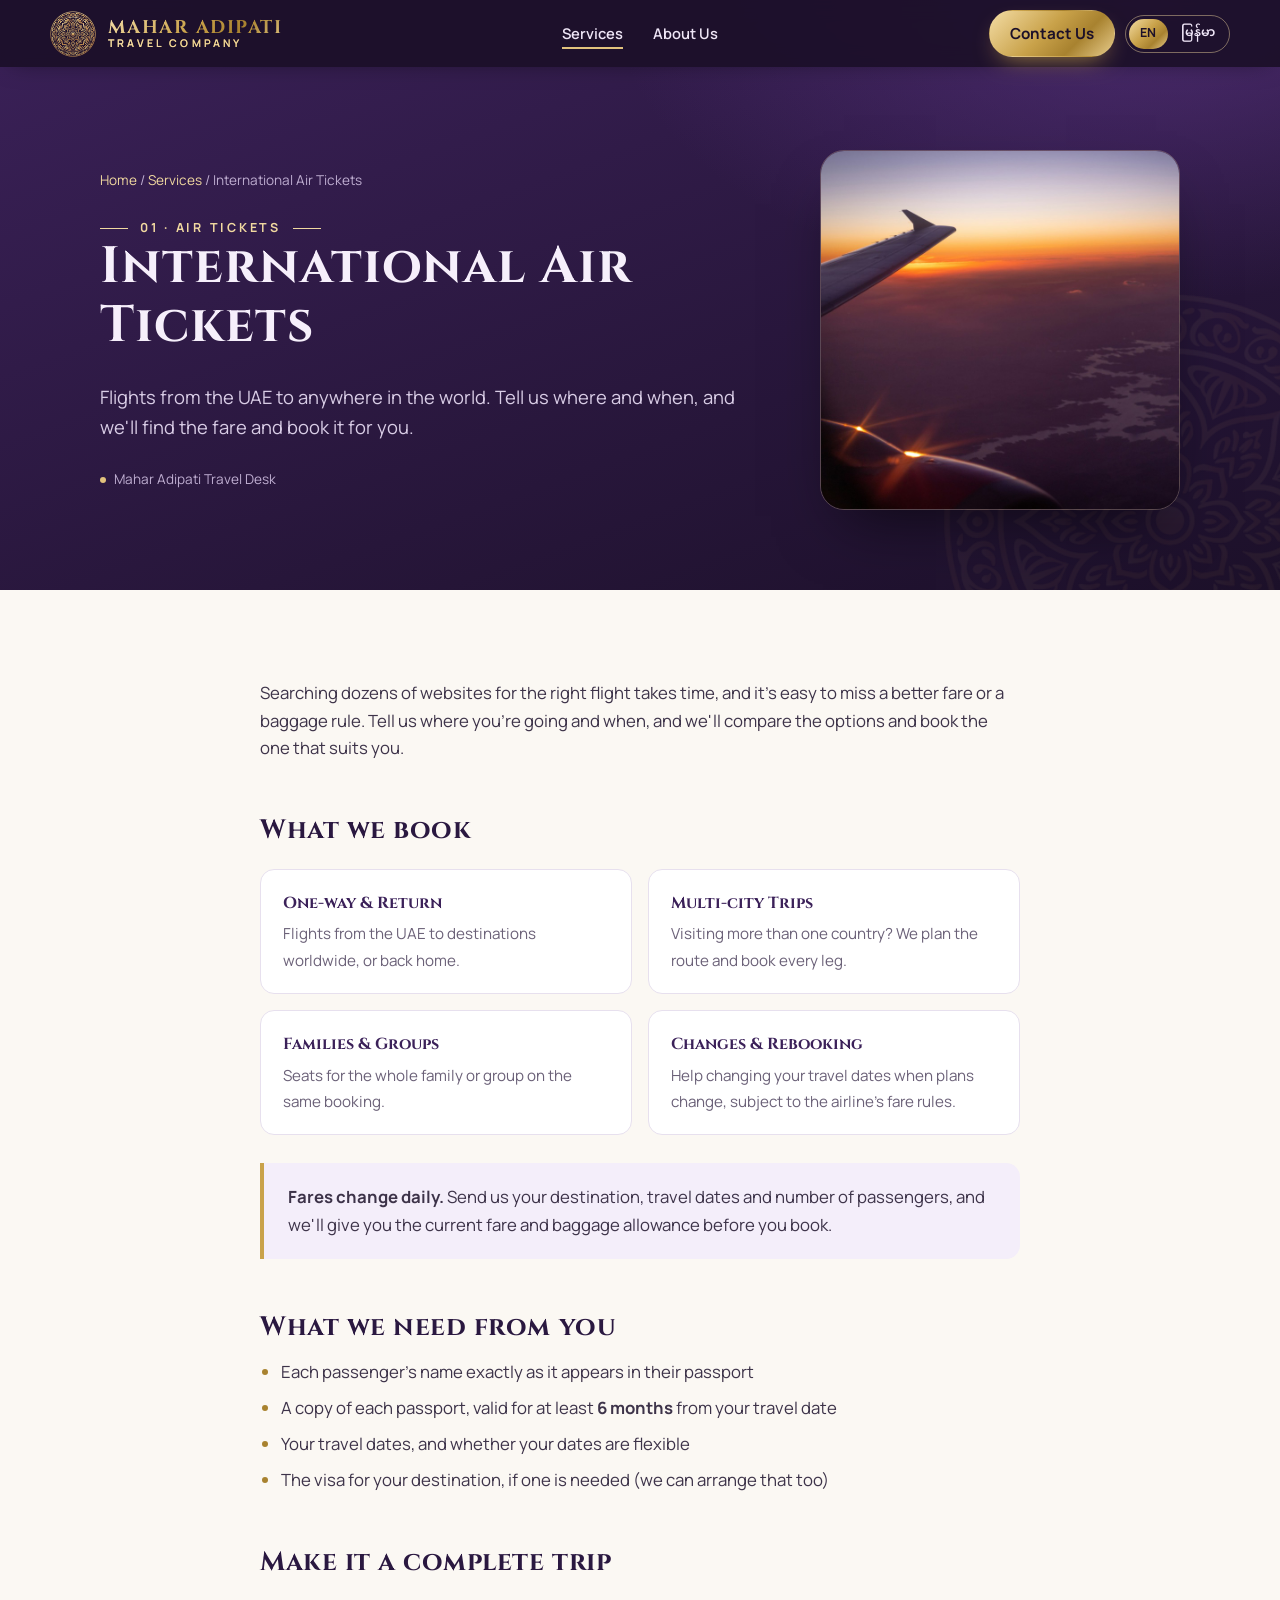
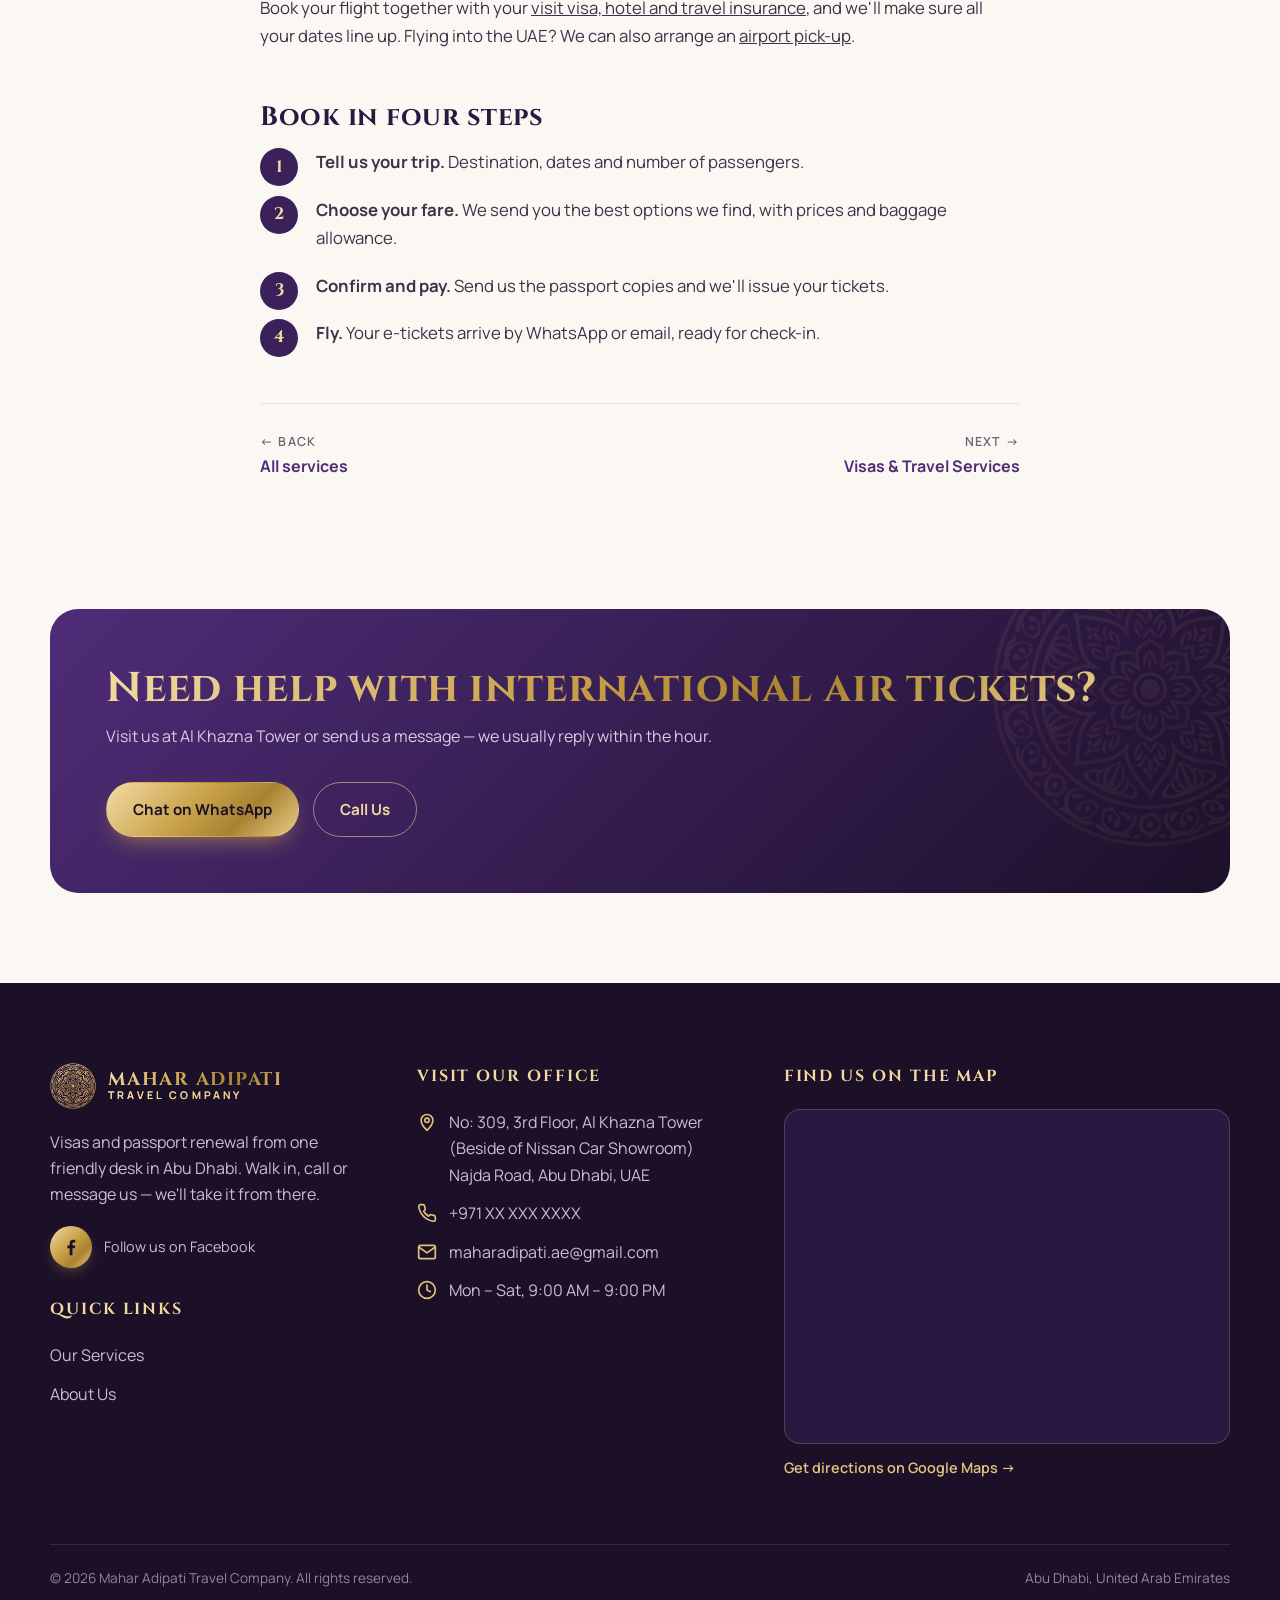
<file: services/air-tickets.html>
<!DOCTYPE html>
<html lang="en">
<head>
  <meta charset="UTF-8">
  <meta name="viewport" content="width=device-width, initial-scale=1">
  <script>try{var l=localStorage.getItem("lang");if(l==="my")location.replace("/my/services/air-tickets"+location.hash)}catch(e){}</script>
  <title>International Air Tickets | Mahar Adipati Travel Company</title>
  <meta name="description" content="Flights from the UAE to anywhere in the world. Tell us where and when, and we'll find the fare and book it for you.">
  <link rel="alternate" hreflang="en" href="https://maharadipati.ae/services/air-tickets">
  <link rel="alternate" hreflang="my" href="https://maharadipati.ae/my/services/air-tickets">
  <link rel="alternate" hreflang="x-default" href="https://maharadipati.ae/services/air-tickets">
  <link rel="icon" type="image/png" href="../assets/favicon.png">
  <link rel="preconnect" href="https://fonts.googleapis.com">
  <link rel="preconnect" href="https://fonts.gstatic.com" crossorigin>
  <link href="https://fonts.googleapis.com/css2?family=Cinzel:wght@500;600;700&family=Manrope:wght@400;500;600;700&display=swap" rel="stylesheet">
  <link href="https://fonts.googleapis.com/css2?family=Noto+Sans+Myanmar:wght@600&display=swap&text=%E1%80%99%E1%80%BC%E1%80%94%E1%80%BA%E1%80%99%E1%80%AC" rel="stylesheet">
  <link rel="stylesheet" href="../styles.css">
</head>
<body>
  <header class="site-header solid">
    <div class="container nav">
      <a class="brand" href="/" aria-label="Mahar Adipati home">
        <img src="../assets/logo-mark.png" alt="">
        <span class="brand-name gold-text">MAHAR ADIPATI<small>Travel Company</small></span>
      </a>
      <ul class="nav-links">
        <li><a href="/#services" class="active">Services</a></li>
        <li><a href="/#about">About Us</a></li>
        <li class="menu-lang"><div class="lang-switch" role="group" aria-label="Language"><a href="/services/air-tickets" lang="en" hreflang="en" data-lang-link="en" class="active" aria-current="true">EN</a><a href="/my/services/air-tickets" lang="my" hreflang="my" data-lang-link="my">မြန်မာ</a></div></li>
      </ul>
      <div class="nav-actions">
        <a class="btn btn-gold nav-cta" href="/#contact">Contact Us</a>
        <div class="lang-switch" role="group" aria-label="Language"><a href="/services/air-tickets" lang="en" hreflang="en" data-lang-link="en" class="active" aria-current="true">EN</a><a href="/my/services/air-tickets" lang="my" hreflang="my" data-lang-link="my">မြန်မာ</a></div>
        <button class="menu-toggle" aria-label="Open menu" aria-expanded="false"><span></span><span></span><span></span></button>
      </div>
    </div>
  </header>

  <section class="article-hero">
    <img class="hero-pattern" src="../assets/logo-mark.png" alt="">
    <div class="container article-hero-grid">
      <div>
        <div class="breadcrumb"><a href="/">Home</a> / <a href="/#services">Services</a> / International Air Tickets</div>
        <span class="eyebrow" style="color:var(--gold-300)">01 · Air Tickets</span>
        <h1 style="font-size:clamp(2rem,4.6vw,3.2rem)">International Air Tickets</h1>
        <p class="lead">Flights from the UAE to anywhere in the world. Tell us where and when, and we'll find the fare and book it for you.</p>
        <div class="article-meta"><span>Mahar Adipati Travel Desk</span></div>
      </div>
      <img class="article-hero-img" src="../assets/services/air-tickets.jpg" alt="International Air Tickets by Mahar Adipati Travel Company" width="800" height="800">
    </div>
  </section>

  <article class="article">
    <div class="container">

      <p>Searching dozens of websites for the right flight takes time, and it's easy to miss a better fare or a baggage rule. Tell us where you're going and when, and we'll compare the options and book the one that suits you.</p>

      <h2>What we book</h2>
      <div class="option-grid">
        <div class="option"><strong>One-way &amp; Return</strong><span>Flights from the UAE to destinations worldwide, or back home.</span></div>
        <div class="option"><strong>Multi-city Trips</strong><span>Visiting more than one country? We plan the route and book every leg.</span></div>
        <div class="option"><strong>Families &amp; Groups</strong><span>Seats for the whole family or group on the same booking.</span></div>
        <div class="option"><strong>Changes &amp; Rebooking</strong><span>Help changing your travel dates when plans change, subject to the airline's fare rules.</span></div>
      </div>
      <div class="callout"><p><strong>Fares change daily.</strong> Send us your destination, travel dates and number of passengers, and we'll give you the current fare and baggage allowance before you book.</p></div>

      <h2>What we need from you</h2>
      <ul>
        <li>Each passenger's name exactly as it appears in their passport</li>
        <li>A copy of each passport, valid for at least <strong>6 months</strong> from your travel date</li>
        <li>Your travel dates, and whether your dates are flexible</li>
        <li>The visa for your destination, if one is needed (we can arrange that too)</li>
      </ul>

      <h2>Make it a complete trip</h2>
      <p>Book your flight together with your <a href="visas">visit visa, hotel and travel insurance</a>, and we'll make sure all your dates line up. Flying into the UAE? We can also arrange an <a href="car-rental">airport pick-up</a>.</p>

      <h2>Book in four steps</h2>
      <ol class="steps">
        <li><strong>Tell us your trip.</strong> Destination, dates and number of passengers.</li>
        <li><strong>Choose your fare.</strong> We send you the best options we find, with prices and baggage allowance.</li>
        <li><strong>Confirm and pay.</strong> Send us the passport copies and we'll issue your tickets.</li>
        <li><strong>Fly.</strong> Your e-tickets arrive by WhatsApp or email, ready for check-in.</li>
      </ol>

      <div class="article-nav"><a href="/#services"><small>← Back</small>All services</a><a href="/services/visas" style="text-align:right"><small>Next →</small>Visas & Travel Services</a></div>
    </div>
  </article>

  <section class="cta">
    <div class="container">
      <div class="cta-box reveal">
        <div>
          <h2 class="gold-text">Need help with international air tickets?</h2>
          <p>Visit us at Al Khazna Tower or send us a message — we usually reply within the hour.</p>
        </div>
        <div class="hero-actions">
          <a class="btn btn-gold" href="https://wa.me/971XXXXXXXXX" target="_blank" rel="noopener">Chat on WhatsApp</a>
          <a class="btn btn-ghost" href="tel:+971XXXXXXXXX">Call Us</a>
        </div>
      </div>
    </div>
  </section>
  <footer class="site-footer" id="contact">
    <div class="container footer-grid">
      <div>
        <a class="brand" href="/">
          <img src="../assets/logo-mark.png" alt="">
          <span class="brand-name gold-text">MAHAR ADIPATI<small>Travel Company</small></span>
        </a>
        <p style="margin-top:20px">Visas and passport renewal from one friendly desk in Abu Dhabi. Walk in, call or message us — we'll take it from there.</p>
        <div class="social">
          <a class="social-fb" href="https://www.facebook.com/profile.php?id=61595465272587" target="_blank" rel="noopener" aria-label="Mahar Adipati on Facebook (opens in a new tab)"><svg viewBox="0 0 24 24" fill="currentColor" aria-hidden="true"><path d="M13.6 21v-7.6h2.6l.4-3h-3V8.5c0-.9.3-1.5 1.5-1.5H16.7V4.3c-.3 0-1.2-.1-2.3-.1-2.3 0-3.9 1.4-3.9 4v2.2H8v3h2.5V21h3.1z"/></svg></a>
          <span>Follow us on Facebook</span>
        </div>
        <h4 style="margin-top:28px">Quick Links</h4>
        <ul class="footer-list">
          <li><a href="/#services">Our Services</a></li>
          <li><a href="/#about">About Us</a></li>
        </ul>
      </div>
      <div>
        <h4>Visit Our Office</h4>
        <ul class="footer-list">
          <li class="contact-line"><svg viewBox="0 0 24 24" fill="none" stroke="currentColor" stroke-width="2" stroke-linecap="round" stroke-linejoin="round"><path d="M12 22s7-6.2 7-12a7 7 0 0 0-14 0c0 5.8 7 12 7 12z"/><circle cx="12" cy="10" r="2.6"/></svg><span>No: 309, 3rd Floor, Al Khazna Tower<br>(Beside of Nissan Car Showroom)<br>Najda Road, Abu Dhabi, UAE</span></li>
          <li class="contact-line"><svg viewBox="0 0 24 24" fill="none" stroke="currentColor" stroke-width="2" stroke-linecap="round" stroke-linejoin="round"><path d="M22 16.9v3a2 2 0 0 1-2.2 2 19.8 19.8 0 0 1-8.6-3.1 19.5 19.5 0 0 1-6-6A19.8 19.8 0 0 1 2.1 4.2 2 2 0 0 1 4.1 2h3a2 2 0 0 1 2 1.7c.1 1 .4 1.9.7 2.8a2 2 0 0 1-.5 2.1L8 9.9a16 16 0 0 0 6 6l1.3-1.3a2 2 0 0 1 2.1-.4c.9.3 1.8.6 2.8.7a2 2 0 0 1 1.7 2z"/></svg><a href="tel:+971XXXXXXXXX">+971 XX XXX XXXX</a></li>
          <li class="contact-line"><svg viewBox="0 0 24 24" fill="none" stroke="currentColor" stroke-width="2" stroke-linecap="round" stroke-linejoin="round"><rect x="2" y="4" width="20" height="16" rx="2"/><path d="m22 6-10 7L2 6"/></svg><a href="mailto:maharadipati.ae@gmail.com">maharadipati.ae@gmail.com</a></li>
          <li class="contact-line"><svg viewBox="0 0 24 24" fill="none" stroke="currentColor" stroke-width="2" stroke-linecap="round" stroke-linejoin="round"><circle cx="12" cy="12" r="10"/><path d="M12 6v6l4 2"/></svg><span>Mon – Sat, 9:00 AM – 9:00 PM</span></li>
        </ul>
      </div>
      <div>
        <h4>Find Us on the Map</h4>
        <div class="map-wrap">
          <iframe src="https://maps.google.com/maps?q=Al%20Khazna%20Tower%2C%20Abu%20Dhabi&z=16&output=embed" title="Mahar Adipati office location on Google Maps" loading="lazy" referrerpolicy="no-referrer-when-downgrade" allowfullscreen></iframe>
        </div>
        <a class="map-link" href="https://www.google.com/maps/search/?api=1&query=Al+Khazna+Tower+Abu+Dhabi" target="_blank" rel="noopener">Get directions on Google Maps →</a>
      </div>
    </div>
    <div class="container footer-bottom">
      <span>© <span data-year>2026</span> Mahar Adipati Travel Company. All rights reserved.</span>
      <span>Abu Dhabi, United Arab Emirates</span>
    </div>
  </footer>
  <script src="../script.js"></script>
</body>
</html>
</file>
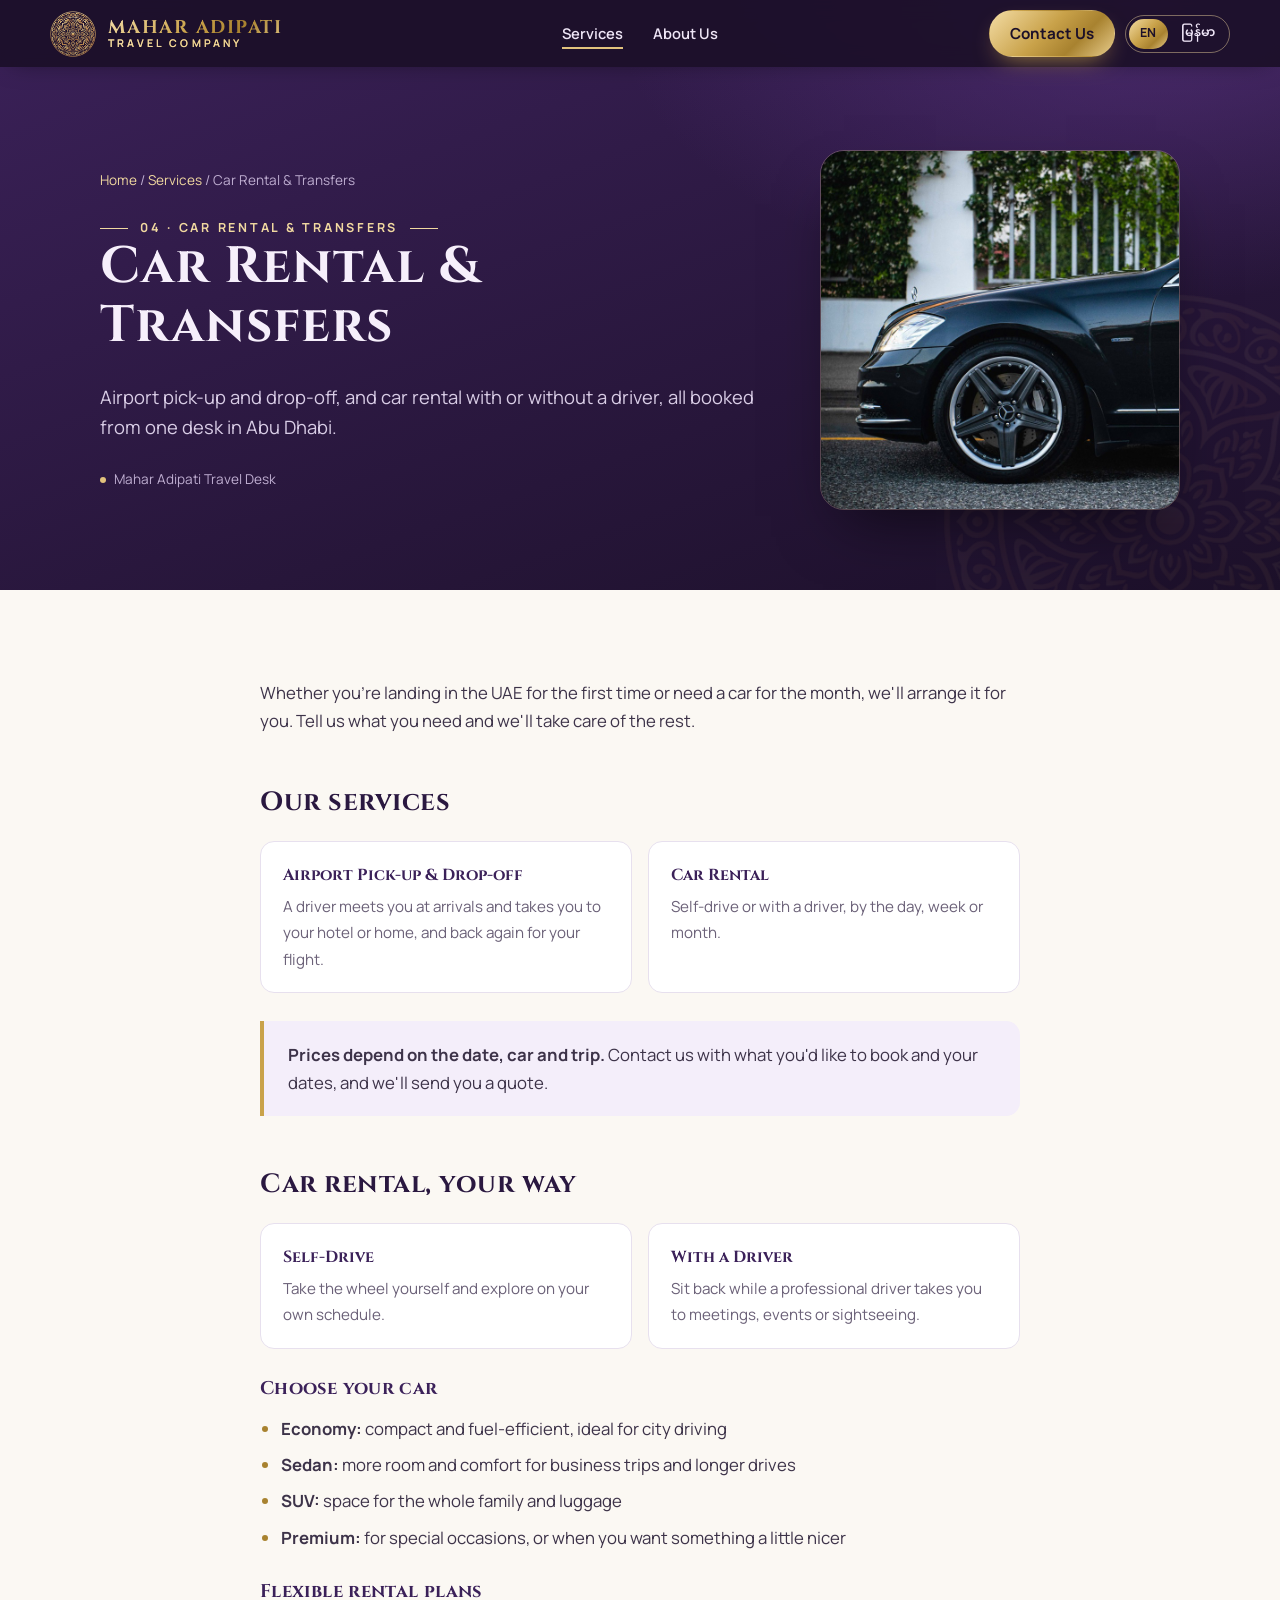
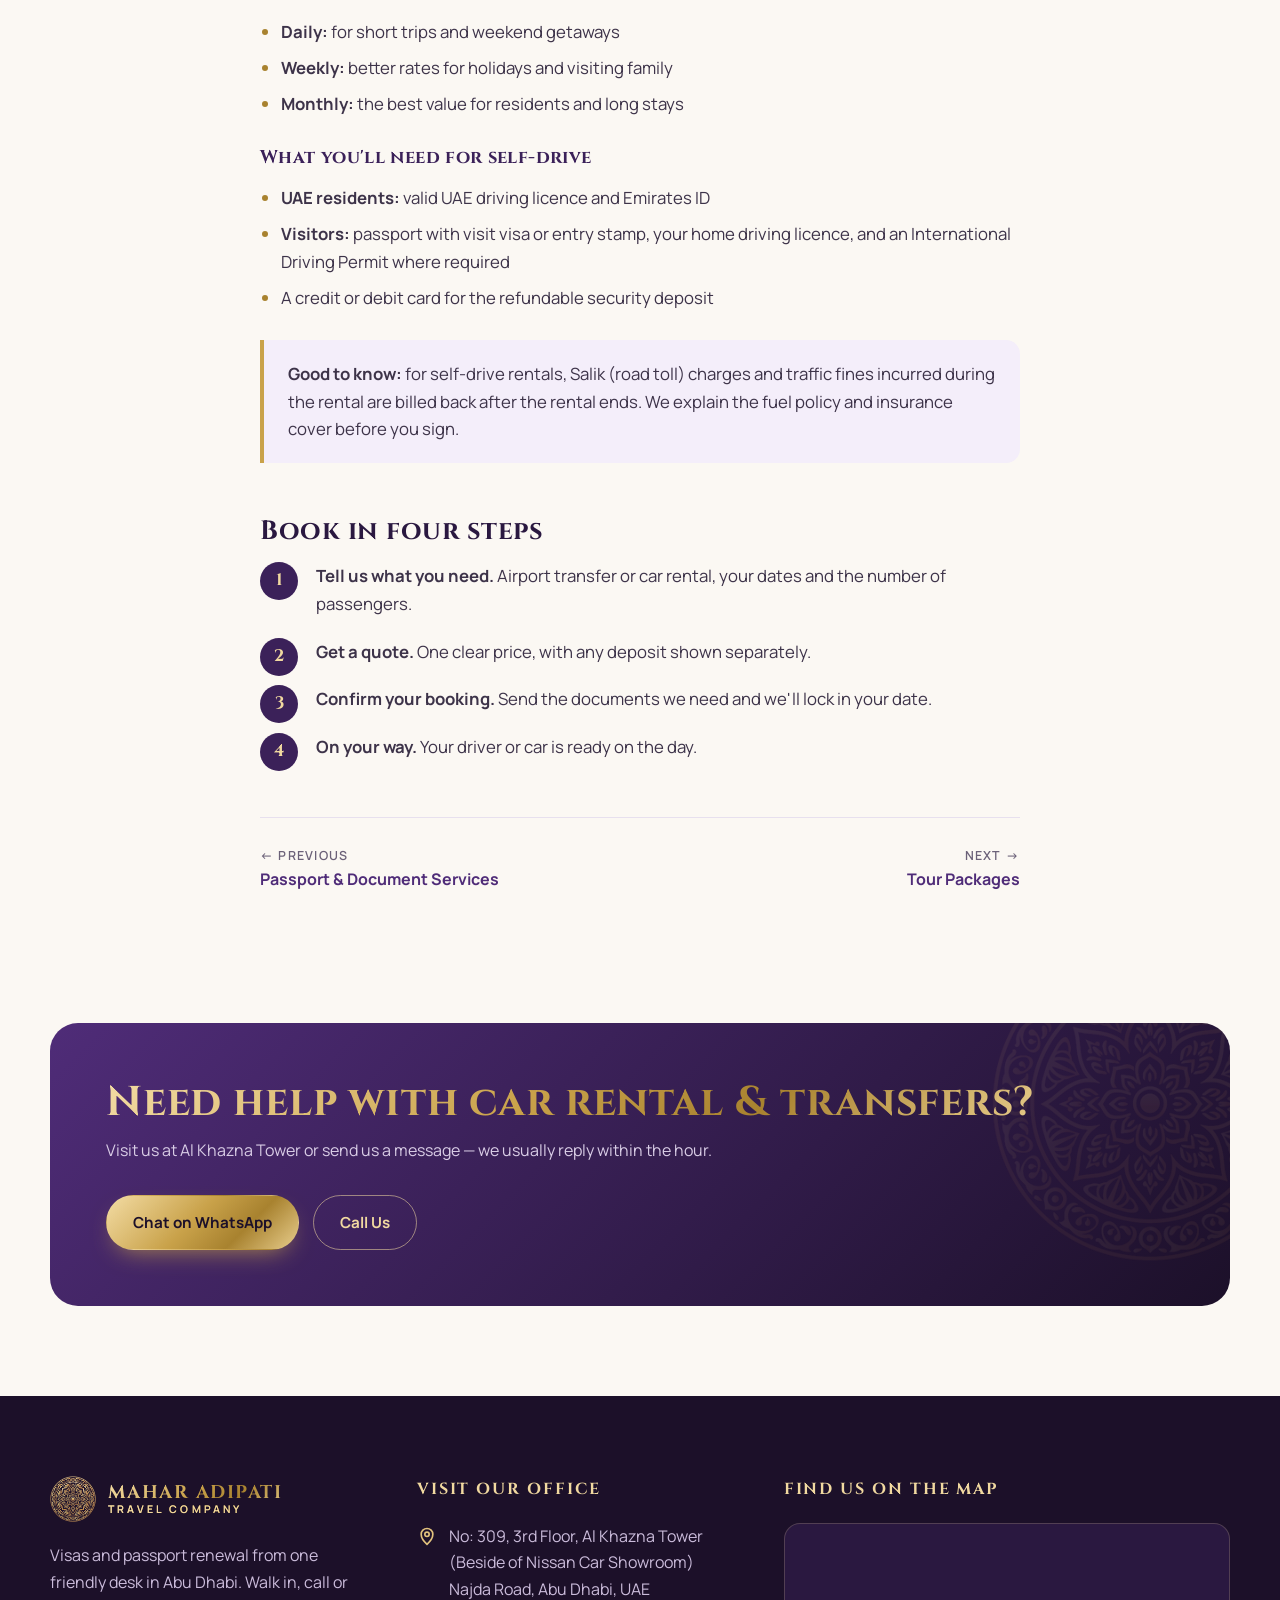
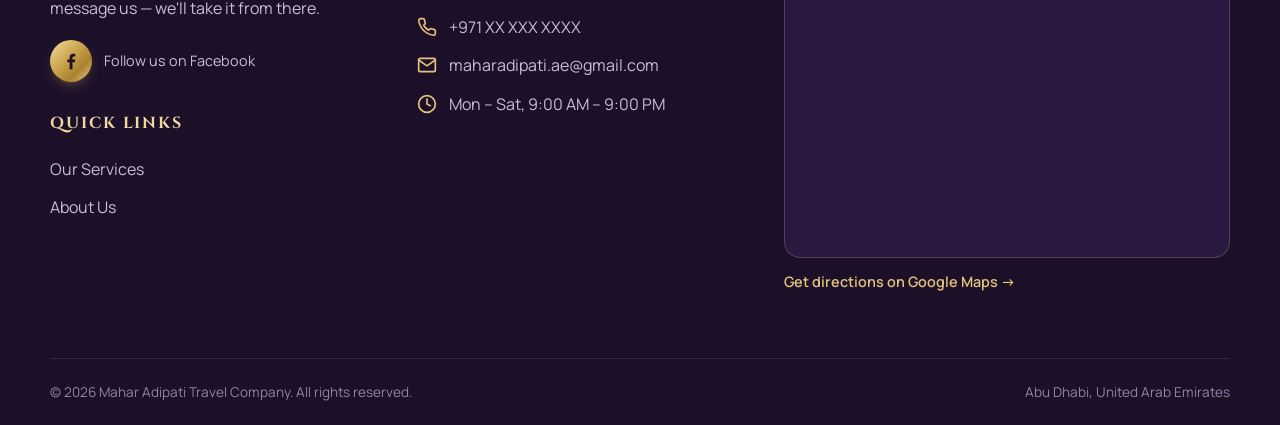
<file: services/car-rental.html>
<!DOCTYPE html>
<html lang="en">
<head>
  <meta charset="UTF-8">
  <meta name="viewport" content="width=device-width, initial-scale=1">
  <script>try{var l=localStorage.getItem("lang");if(l==="my")location.replace("/my/services/car-rental"+location.hash)}catch(e){}</script>
  <title>Car Rental &amp; Transfers | Mahar Adipati Travel Company</title>
  <meta name="description" content="Airport pick-up and drop-off, and car rental with or without a driver, all booked from one desk in Abu Dhabi.">
  <link rel="alternate" hreflang="en" href="https://maharadipati.ae/services/car-rental">
  <link rel="alternate" hreflang="my" href="https://maharadipati.ae/my/services/car-rental">
  <link rel="alternate" hreflang="x-default" href="https://maharadipati.ae/services/car-rental">
  <link rel="icon" type="image/png" href="../assets/favicon.png">
  <link rel="preconnect" href="https://fonts.googleapis.com">
  <link rel="preconnect" href="https://fonts.gstatic.com" crossorigin>
  <link href="https://fonts.googleapis.com/css2?family=Cinzel:wght@500;600;700&family=Manrope:wght@400;500;600;700&display=swap" rel="stylesheet">
  <link href="https://fonts.googleapis.com/css2?family=Noto+Sans+Myanmar:wght@600&display=swap&text=%E1%80%99%E1%80%BC%E1%80%94%E1%80%BA%E1%80%99%E1%80%AC" rel="stylesheet">
  <link rel="stylesheet" href="../styles.css">
</head>
<body>
  <header class="site-header solid">
    <div class="container nav">
      <a class="brand" href="/" aria-label="Mahar Adipati home">
        <img src="../assets/logo-mark.png" alt="">
        <span class="brand-name gold-text">MAHAR ADIPATI<small>Travel Company</small></span>
      </a>
      <ul class="nav-links">
        <li><a href="/#services" class="active">Services</a></li>
        <li><a href="/#about">About Us</a></li>
        <li class="menu-lang"><div class="lang-switch" role="group" aria-label="Language"><a href="/services/car-rental" lang="en" hreflang="en" data-lang-link="en" class="active" aria-current="true">EN</a><a href="/my/services/car-rental" lang="my" hreflang="my" data-lang-link="my">မြန်မာ</a></div></li>
      </ul>
      <div class="nav-actions">
        <a class="btn btn-gold nav-cta" href="/#contact">Contact Us</a>
        <div class="lang-switch" role="group" aria-label="Language"><a href="/services/car-rental" lang="en" hreflang="en" data-lang-link="en" class="active" aria-current="true">EN</a><a href="/my/services/car-rental" lang="my" hreflang="my" data-lang-link="my">မြန်မာ</a></div>
        <button class="menu-toggle" aria-label="Open menu" aria-expanded="false"><span></span><span></span><span></span></button>
      </div>
    </div>
  </header>

  <section class="article-hero">
    <img class="hero-pattern" src="../assets/logo-mark.png" alt="">
    <div class="container article-hero-grid">
      <div>
        <div class="breadcrumb"><a href="/">Home</a> / <a href="/#services">Services</a> / Car Rental & Transfers</div>
        <span class="eyebrow" style="color:var(--gold-300)">04 · Car Rental & Transfers</span>
        <h1 style="font-size:clamp(2rem,4.6vw,3.2rem)">Car Rental &amp; Transfers</h1>
        <p class="lead">Airport pick-up and drop-off, and car rental with or without a driver, all booked from one desk in Abu Dhabi.</p>
        <div class="article-meta"><span>Mahar Adipati Travel Desk</span></div>
      </div>
      <img class="article-hero-img" src="../assets/services/car-rental.jpg" alt="Car Rental & Transfers by Mahar Adipati Travel Company" width="800" height="800">
    </div>
  </section>

  <article class="article">
    <div class="container">

      <p>Whether you're landing in the UAE for the first time or need a car for the month, we'll arrange it for you. Tell us what you need and we'll take care of the rest.</p>

      <h2>Our services</h2>
      <div class="option-grid">
        <div class="option"><strong>Airport Pick-up &amp; Drop-off</strong><span>A driver meets you at arrivals and takes you to your hotel or home, and back again for your flight.</span></div>
        <div class="option"><strong>Car Rental</strong><span>Self-drive or with a driver, by the day, week or month.</span></div>
      </div>
      <div class="callout"><p><strong>Prices depend on the date, car and trip.</strong> Contact us with what you'd like to book and your dates, and we'll send you a quote.</p></div>

      <h2>Car rental, your way</h2>
      <div class="option-grid">
        <div class="option"><strong>Self-Drive</strong><span>Take the wheel yourself and explore on your own schedule.</span></div>
        <div class="option"><strong>With a Driver</strong><span>Sit back while a professional driver takes you to meetings, events or sightseeing.</span></div>
      </div>

      <h3>Choose your car</h3>
      <ul>
        <li><strong>Economy:</strong> compact and fuel-efficient, ideal for city driving</li>
        <li><strong>Sedan:</strong> more room and comfort for business trips and longer drives</li>
        <li><strong>SUV:</strong> space for the whole family and luggage</li>
        <li><strong>Premium:</strong> for special occasions, or when you want something a little nicer</li>
      </ul>

      <h3>Flexible rental plans</h3>
      <ul>
        <li><strong>Daily:</strong> for short trips and weekend getaways</li>
        <li><strong>Weekly:</strong> better rates for holidays and visiting family</li>
        <li><strong>Monthly:</strong> the best value for residents and long stays</li>
      </ul>

      <h3>What you'll need for self-drive</h3>
      <ul>
        <li><strong>UAE residents:</strong> valid UAE driving licence and Emirates ID</li>
        <li><strong>Visitors:</strong> passport with visit visa or entry stamp, your home driving licence, and an International Driving Permit where required</li>
        <li>A credit or debit card for the refundable security deposit</li>
      </ul>
      <div class="callout"><p><strong>Good to know:</strong> for self-drive rentals, Salik (road toll) charges and traffic fines incurred during the rental are billed back after the rental ends. We explain the fuel policy and insurance cover before you sign.</p></div>

      <h2>Book in four steps</h2>
      <ol class="steps">
        <li><strong>Tell us what you need.</strong> Airport transfer or car rental, your dates and the number of passengers.</li>
        <li><strong>Get a quote.</strong> One clear price, with any deposit shown separately.</li>
        <li><strong>Confirm your booking.</strong> Send the documents we need and we'll lock in your date.</li>
        <li><strong>On your way.</strong> Your driver or car is ready on the day.</li>
      </ol>

      <div class="article-nav"><a href="/services/passport-renewal"><small>← Previous</small>Passport & Document Services</a><a href="/services/tour-packages" style="text-align:right"><small>Next →</small>Tour Packages</a></div>
    </div>
  </article>

  <section class="cta">
    <div class="container">
      <div class="cta-box reveal">
        <div>
          <h2 class="gold-text">Need help with car rental & transfers?</h2>
          <p>Visit us at Al Khazna Tower or send us a message — we usually reply within the hour.</p>
        </div>
        <div class="hero-actions">
          <a class="btn btn-gold" href="https://wa.me/971XXXXXXXXX" target="_blank" rel="noopener">Chat on WhatsApp</a>
          <a class="btn btn-ghost" href="tel:+971XXXXXXXXX">Call Us</a>
        </div>
      </div>
    </div>
  </section>
  <footer class="site-footer" id="contact">
    <div class="container footer-grid">
      <div>
        <a class="brand" href="/">
          <img src="../assets/logo-mark.png" alt="">
          <span class="brand-name gold-text">MAHAR ADIPATI<small>Travel Company</small></span>
        </a>
        <p style="margin-top:20px">Visas and passport renewal from one friendly desk in Abu Dhabi. Walk in, call or message us — we'll take it from there.</p>
        <div class="social">
          <a class="social-fb" href="https://www.facebook.com/profile.php?id=61595465272587" target="_blank" rel="noopener" aria-label="Mahar Adipati on Facebook (opens in a new tab)"><svg viewBox="0 0 24 24" fill="currentColor" aria-hidden="true"><path d="M13.6 21v-7.6h2.6l.4-3h-3V8.5c0-.9.3-1.5 1.5-1.5H16.7V4.3c-.3 0-1.2-.1-2.3-.1-2.3 0-3.9 1.4-3.9 4v2.2H8v3h2.5V21h3.1z"/></svg></a>
          <span>Follow us on Facebook</span>
        </div>
        <h4 style="margin-top:28px">Quick Links</h4>
        <ul class="footer-list">
          <li><a href="/#services">Our Services</a></li>
          <li><a href="/#about">About Us</a></li>
        </ul>
      </div>
      <div>
        <h4>Visit Our Office</h4>
        <ul class="footer-list">
          <li class="contact-line"><svg viewBox="0 0 24 24" fill="none" stroke="currentColor" stroke-width="2" stroke-linecap="round" stroke-linejoin="round"><path d="M12 22s7-6.2 7-12a7 7 0 0 0-14 0c0 5.8 7 12 7 12z"/><circle cx="12" cy="10" r="2.6"/></svg><span>No: 309, 3rd Floor, Al Khazna Tower<br>(Beside of Nissan Car Showroom)<br>Najda Road, Abu Dhabi, UAE</span></li>
          <li class="contact-line"><svg viewBox="0 0 24 24" fill="none" stroke="currentColor" stroke-width="2" stroke-linecap="round" stroke-linejoin="round"><path d="M22 16.9v3a2 2 0 0 1-2.2 2 19.8 19.8 0 0 1-8.6-3.1 19.5 19.5 0 0 1-6-6A19.8 19.8 0 0 1 2.1 4.2 2 2 0 0 1 4.1 2h3a2 2 0 0 1 2 1.7c.1 1 .4 1.9.7 2.8a2 2 0 0 1-.5 2.1L8 9.9a16 16 0 0 0 6 6l1.3-1.3a2 2 0 0 1 2.1-.4c.9.3 1.8.6 2.8.7a2 2 0 0 1 1.7 2z"/></svg><a href="tel:+971XXXXXXXXX">+971 XX XXX XXXX</a></li>
          <li class="contact-line"><svg viewBox="0 0 24 24" fill="none" stroke="currentColor" stroke-width="2" stroke-linecap="round" stroke-linejoin="round"><rect x="2" y="4" width="20" height="16" rx="2"/><path d="m22 6-10 7L2 6"/></svg><a href="mailto:maharadipati.ae@gmail.com">maharadipati.ae@gmail.com</a></li>
          <li class="contact-line"><svg viewBox="0 0 24 24" fill="none" stroke="currentColor" stroke-width="2" stroke-linecap="round" stroke-linejoin="round"><circle cx="12" cy="12" r="10"/><path d="M12 6v6l4 2"/></svg><span>Mon – Sat, 9:00 AM – 9:00 PM</span></li>
        </ul>
      </div>
      <div>
        <h4>Find Us on the Map</h4>
        <div class="map-wrap">
          <iframe src="https://maps.google.com/maps?q=Al%20Khazna%20Tower%2C%20Abu%20Dhabi&z=16&output=embed" title="Mahar Adipati office location on Google Maps" loading="lazy" referrerpolicy="no-referrer-when-downgrade" allowfullscreen></iframe>
        </div>
        <a class="map-link" href="https://www.google.com/maps/search/?api=1&query=Al+Khazna+Tower+Abu+Dhabi" target="_blank" rel="noopener">Get directions on Google Maps →</a>
      </div>
    </div>
    <div class="container footer-bottom">
      <span>© <span data-year>2026</span> Mahar Adipati Travel Company. All rights reserved.</span>
      <span>Abu Dhabi, United Arab Emirates</span>
    </div>
  </footer>
  <script src="../script.js"></script>
</body>
</html>
</file>
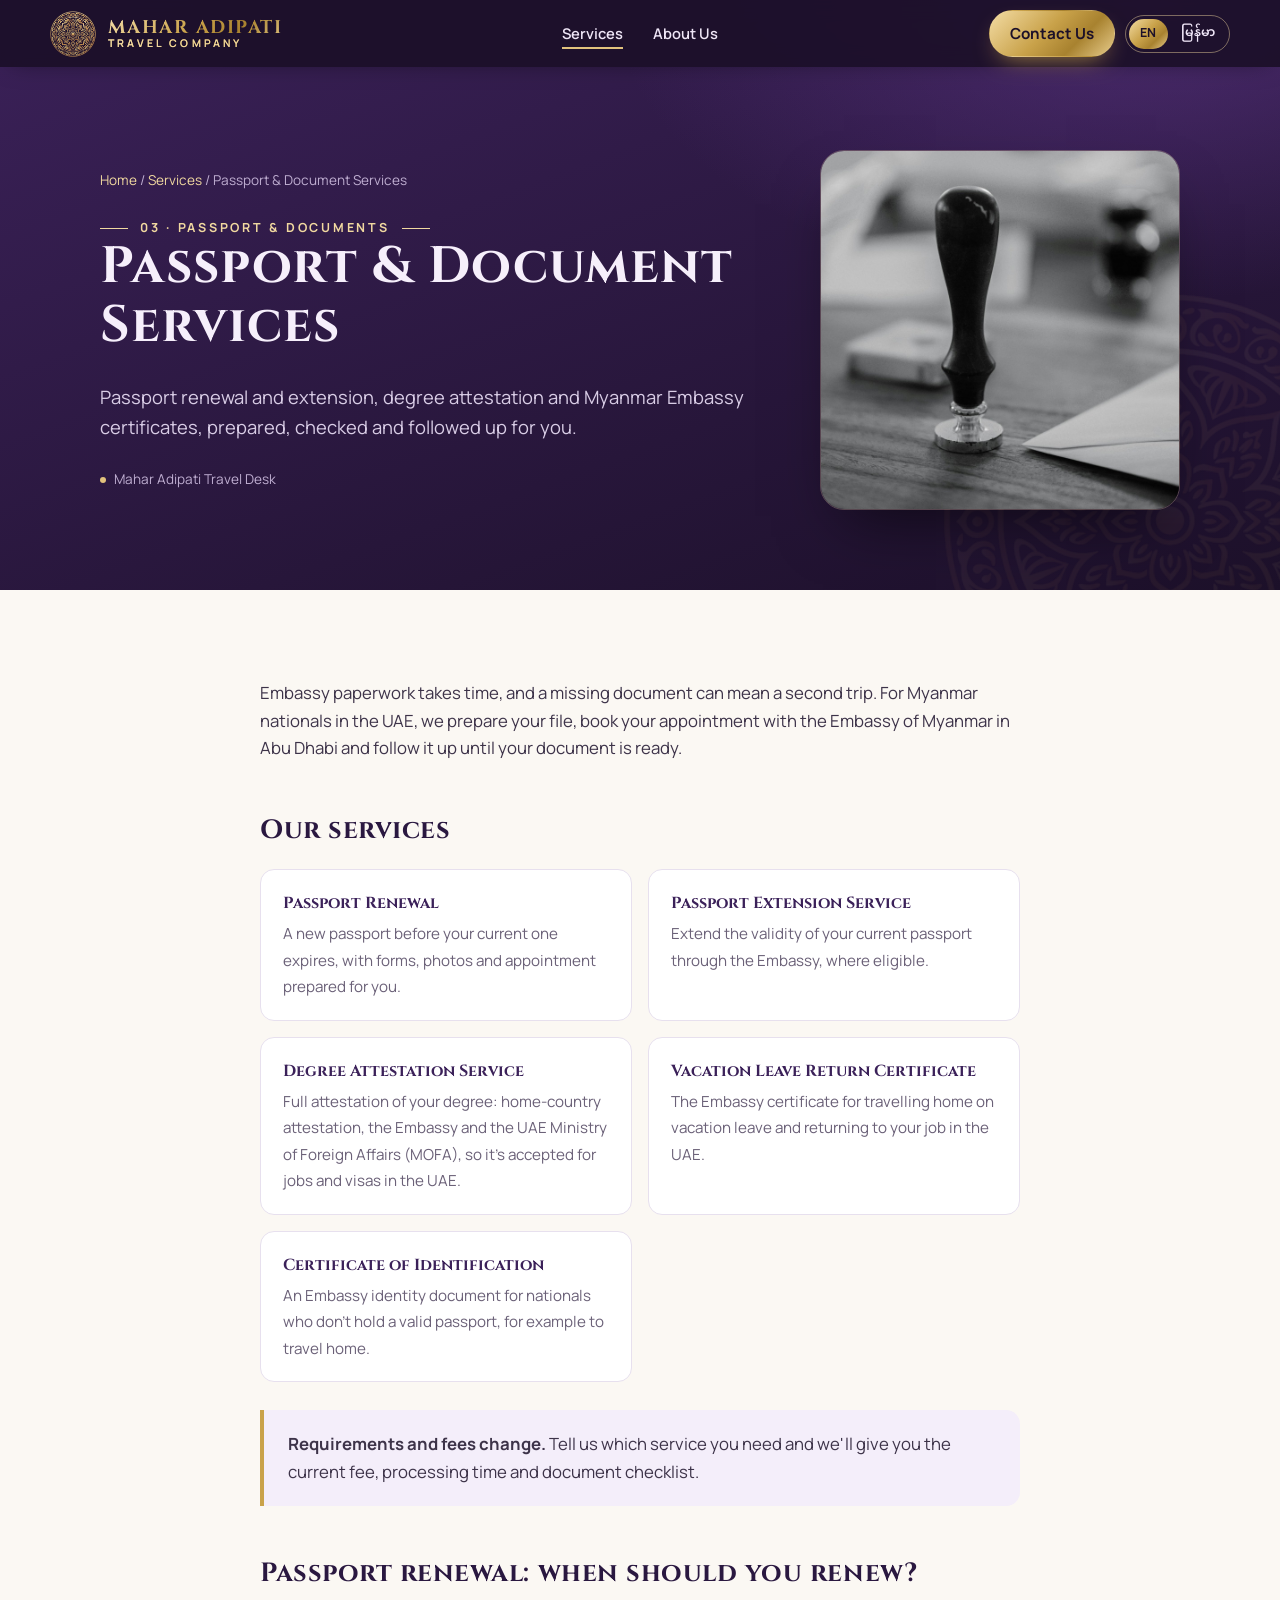
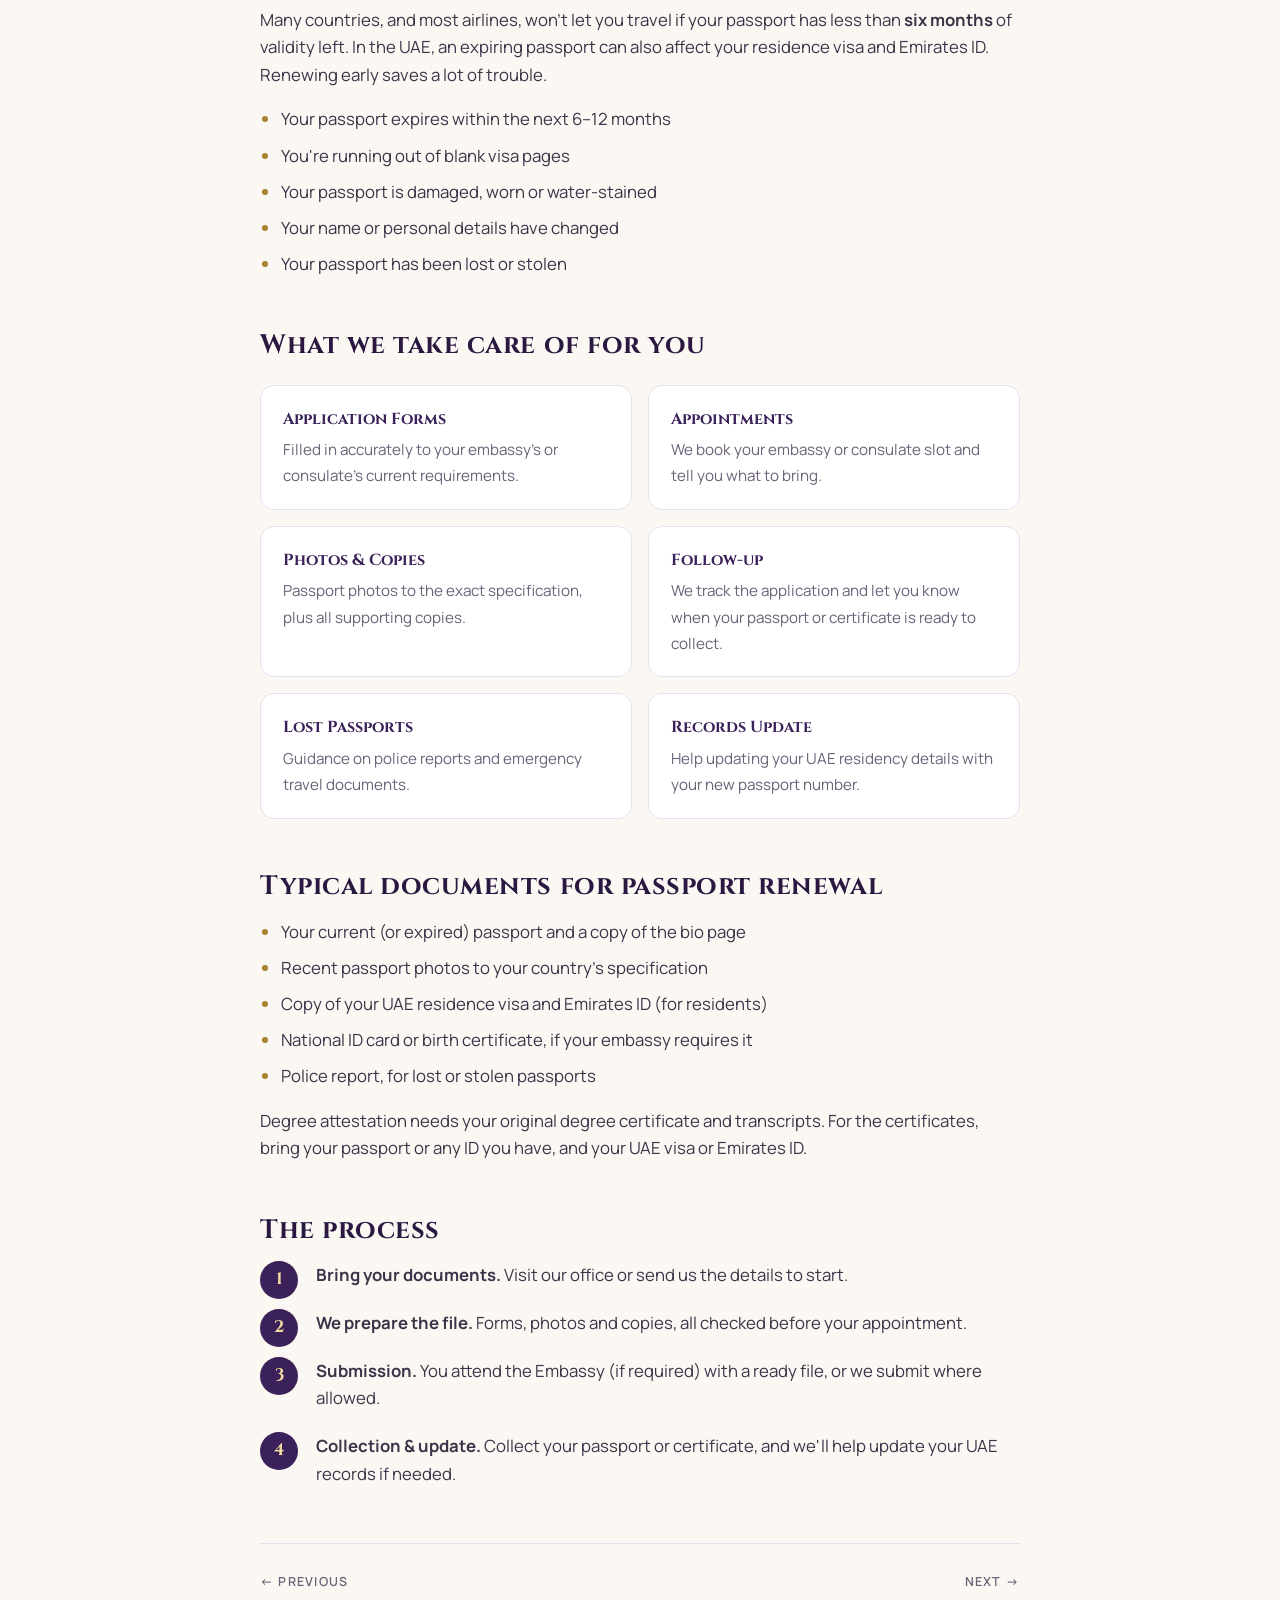
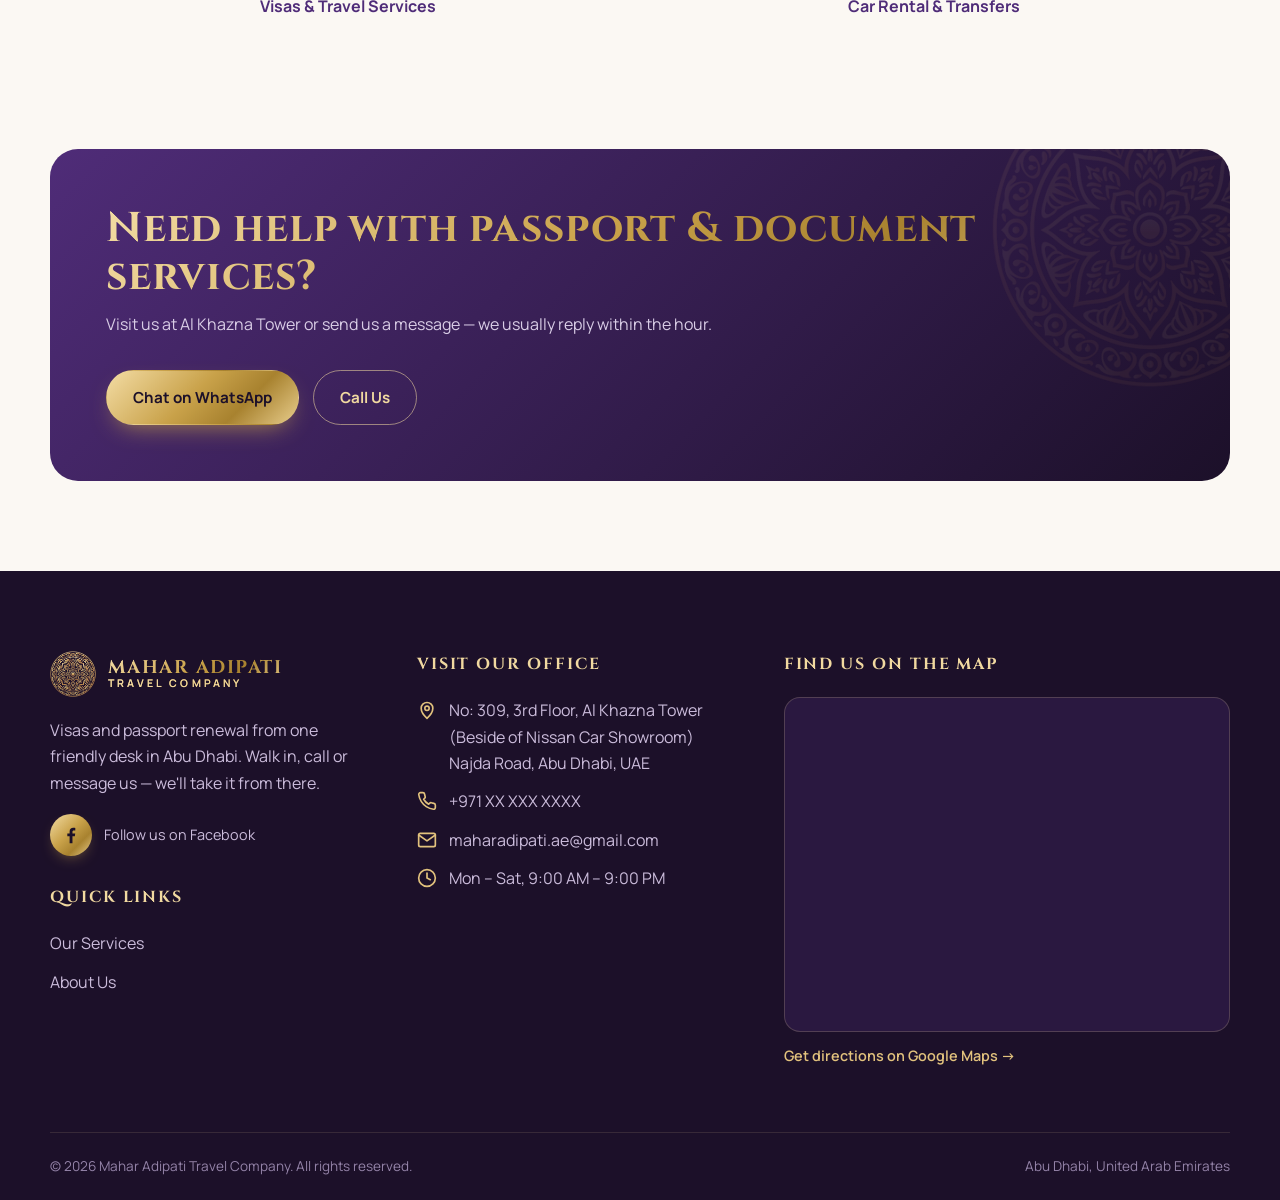
<file: services/passport-renewal.html>
<!DOCTYPE html>
<html lang="en">
<head>
  <meta charset="UTF-8">
  <meta name="viewport" content="width=device-width, initial-scale=1">
  <script>try{var l=localStorage.getItem("lang");if(l==="my")location.replace("/my/services/passport-renewal"+location.hash)}catch(e){}</script>
  <title>Passport &amp; Document Services | Mahar Adipati Travel Company</title>
  <meta name="description" content="Passport renewal and extension, degree attestation and Myanmar Embassy certificates, prepared, checked and followed up for you.">
  <link rel="alternate" hreflang="en" href="https://maharadipati.ae/services/passport-renewal">
  <link rel="alternate" hreflang="my" href="https://maharadipati.ae/my/services/passport-renewal">
  <link rel="alternate" hreflang="x-default" href="https://maharadipati.ae/services/passport-renewal">
  <link rel="icon" type="image/png" href="../assets/favicon.png">
  <link rel="preconnect" href="https://fonts.googleapis.com">
  <link rel="preconnect" href="https://fonts.gstatic.com" crossorigin>
  <link href="https://fonts.googleapis.com/css2?family=Cinzel:wght@500;600;700&family=Manrope:wght@400;500;600;700&display=swap" rel="stylesheet">
  <link href="https://fonts.googleapis.com/css2?family=Noto+Sans+Myanmar:wght@600&display=swap&text=%E1%80%99%E1%80%BC%E1%80%94%E1%80%BA%E1%80%99%E1%80%AC" rel="stylesheet">
  <link rel="stylesheet" href="../styles.css">
</head>
<body>
  <header class="site-header solid">
    <div class="container nav">
      <a class="brand" href="/" aria-label="Mahar Adipati home">
        <img src="../assets/logo-mark.png" alt="">
        <span class="brand-name gold-text">MAHAR ADIPATI<small>Travel Company</small></span>
      </a>
      <ul class="nav-links">
        <li><a href="/#services" class="active">Services</a></li>
        <li><a href="/#about">About Us</a></li>
        <li class="menu-lang"><div class="lang-switch" role="group" aria-label="Language"><a href="/services/passport-renewal" lang="en" hreflang="en" data-lang-link="en" class="active" aria-current="true">EN</a><a href="/my/services/passport-renewal" lang="my" hreflang="my" data-lang-link="my">မြန်မာ</a></div></li>
      </ul>
      <div class="nav-actions">
        <a class="btn btn-gold nav-cta" href="/#contact">Contact Us</a>
        <div class="lang-switch" role="group" aria-label="Language"><a href="/services/passport-renewal" lang="en" hreflang="en" data-lang-link="en" class="active" aria-current="true">EN</a><a href="/my/services/passport-renewal" lang="my" hreflang="my" data-lang-link="my">မြန်မာ</a></div>
        <button class="menu-toggle" aria-label="Open menu" aria-expanded="false"><span></span><span></span><span></span></button>
      </div>
    </div>
  </header>

  <section class="article-hero">
    <img class="hero-pattern" src="../assets/logo-mark.png" alt="">
    <div class="container article-hero-grid">
      <div>
        <div class="breadcrumb"><a href="/">Home</a> / <a href="/#services">Services</a> / Passport & Document Services</div>
        <span class="eyebrow" style="color:var(--gold-300)">03 · Passport & Documents</span>
        <h1 style="font-size:clamp(2rem,4.6vw,3.2rem)">Passport &amp; Document Services</h1>
        <p class="lead">Passport renewal and extension, degree attestation and Myanmar Embassy certificates, prepared, checked and followed up for you.</p>
        <div class="article-meta"><span>Mahar Adipati Travel Desk</span></div>
      </div>
      <img class="article-hero-img" src="../assets/services/passport-renewal.jpg" alt="Passport & Document Services by Mahar Adipati Travel Company" width="800" height="800">
    </div>
  </section>

  <article class="article">
    <div class="container">

      <p>Embassy paperwork takes time, and a missing document can mean a second trip. For Myanmar nationals in the UAE, we prepare your file, book your appointment with the Embassy of Myanmar in Abu Dhabi and follow it up until your document is ready.</p>

      <h2>Our services</h2>
      <div class="option-grid">
        <div class="option"><strong>Passport Renewal</strong><span>A new passport before your current one expires, with forms, photos and appointment prepared for you.</span></div>
        <div class="option"><strong>Passport Extension Service</strong><span>Extend the validity of your current passport through the Embassy, where eligible.</span></div>
        <div class="option"><strong>Degree Attestation Service</strong><span>Full attestation of your degree: home-country attestation, the Embassy and the UAE Ministry of Foreign Affairs (MOFA), so it's accepted for jobs and visas in the UAE.</span></div>
        <div class="option"><strong>Vacation Leave Return Certificate</strong><span>The Embassy certificate for travelling home on vacation leave and returning to your job in the UAE.</span></div>
        <div class="option"><strong>Certificate of Identification</strong><span>An Embassy identity document for nationals who don't hold a valid passport, for example to travel home.</span></div>
      </div>
      <div class="callout"><p><strong>Requirements and fees change.</strong> Tell us which service you need and we'll give you the current fee, processing time and document checklist.</p></div>

      <h2>Passport renewal: when should you renew?</h2>
      <p>Many countries, and most airlines, won't let you travel if your passport has less than <strong>six months</strong> of validity left. In the UAE, an expiring passport can also affect your residence visa and Emirates ID. Renewing early saves a lot of trouble.</p>

      <ul>
        <li>Your passport expires within the next 6–12 months</li>
        <li>You're running out of blank visa pages</li>
        <li>Your passport is damaged, worn or water-stained</li>
        <li>Your name or personal details have changed</li>
        <li>Your passport has been lost or stolen</li>
      </ul>

      <h2>What we take care of for you</h2>
      <div class="option-grid">
        <div class="option"><strong>Application Forms</strong><span>Filled in accurately to your embassy's or consulate's current requirements.</span></div>
        <div class="option"><strong>Appointments</strong><span>We book your embassy or consulate slot and tell you what to bring.</span></div>
        <div class="option"><strong>Photos &amp; Copies</strong><span>Passport photos to the exact specification, plus all supporting copies.</span></div>
        <div class="option"><strong>Follow-up</strong><span>We track the application and let you know when your passport or certificate is ready to collect.</span></div>
        <div class="option"><strong>Lost Passports</strong><span>Guidance on police reports and emergency travel documents.</span></div>
        <div class="option"><strong>Records Update</strong><span>Help updating your UAE residency details with your new passport number.</span></div>
      </div>

      <h2>Typical documents for passport renewal</h2>
      <ul>
        <li>Your current (or expired) passport and a copy of the bio page</li>
        <li>Recent passport photos to your country's specification</li>
        <li>Copy of your UAE residence visa and Emirates ID (for residents)</li>
        <li>National ID card or birth certificate, if your embassy requires it</li>
        <li>Police report, for lost or stolen passports</li>
      </ul>
      <p>Degree attestation needs your original degree certificate and transcripts. For the certificates, bring your passport or any ID you have, and your UAE visa or Emirates ID.</p>

      <h2>The process</h2>
      <ol class="steps">
        <li><strong>Bring your documents.</strong> Visit our office or send us the details to start.</li>
        <li><strong>We prepare the file.</strong> Forms, photos and copies, all checked before your appointment.</li>
        <li><strong>Submission.</strong> You attend the Embassy (if required) with a ready file, or we submit where allowed.</li>
        <li><strong>Collection &amp; update.</strong> Collect your passport or certificate, and we'll help update your UAE records if needed.</li>
      </ol>

      <div class="article-nav"><a href="/services/visas"><small>← Previous</small>Visas & Travel Services</a><a href="/services/car-rental" style="text-align:right"><small>Next →</small>Car Rental & Transfers</a></div>
    </div>
  </article>

  <section class="cta">
    <div class="container">
      <div class="cta-box reveal">
        <div>
          <h2 class="gold-text">Need help with passport & document services?</h2>
          <p>Visit us at Al Khazna Tower or send us a message — we usually reply within the hour.</p>
        </div>
        <div class="hero-actions">
          <a class="btn btn-gold" href="https://wa.me/971XXXXXXXXX" target="_blank" rel="noopener">Chat on WhatsApp</a>
          <a class="btn btn-ghost" href="tel:+971XXXXXXXXX">Call Us</a>
        </div>
      </div>
    </div>
  </section>
  <footer class="site-footer" id="contact">
    <div class="container footer-grid">
      <div>
        <a class="brand" href="/">
          <img src="../assets/logo-mark.png" alt="">
          <span class="brand-name gold-text">MAHAR ADIPATI<small>Travel Company</small></span>
        </a>
        <p style="margin-top:20px">Visas and passport renewal from one friendly desk in Abu Dhabi. Walk in, call or message us — we'll take it from there.</p>
        <div class="social">
          <a class="social-fb" href="https://www.facebook.com/profile.php?id=61595465272587" target="_blank" rel="noopener" aria-label="Mahar Adipati on Facebook (opens in a new tab)"><svg viewBox="0 0 24 24" fill="currentColor" aria-hidden="true"><path d="M13.6 21v-7.6h2.6l.4-3h-3V8.5c0-.9.3-1.5 1.5-1.5H16.7V4.3c-.3 0-1.2-.1-2.3-.1-2.3 0-3.9 1.4-3.9 4v2.2H8v3h2.5V21h3.1z"/></svg></a>
          <span>Follow us on Facebook</span>
        </div>
        <h4 style="margin-top:28px">Quick Links</h4>
        <ul class="footer-list">
          <li><a href="/#services">Our Services</a></li>
          <li><a href="/#about">About Us</a></li>
        </ul>
      </div>
      <div>
        <h4>Visit Our Office</h4>
        <ul class="footer-list">
          <li class="contact-line"><svg viewBox="0 0 24 24" fill="none" stroke="currentColor" stroke-width="2" stroke-linecap="round" stroke-linejoin="round"><path d="M12 22s7-6.2 7-12a7 7 0 0 0-14 0c0 5.8 7 12 7 12z"/><circle cx="12" cy="10" r="2.6"/></svg><span>No: 309, 3rd Floor, Al Khazna Tower<br>(Beside of Nissan Car Showroom)<br>Najda Road, Abu Dhabi, UAE</span></li>
          <li class="contact-line"><svg viewBox="0 0 24 24" fill="none" stroke="currentColor" stroke-width="2" stroke-linecap="round" stroke-linejoin="round"><path d="M22 16.9v3a2 2 0 0 1-2.2 2 19.8 19.8 0 0 1-8.6-3.1 19.5 19.5 0 0 1-6-6A19.8 19.8 0 0 1 2.1 4.2 2 2 0 0 1 4.1 2h3a2 2 0 0 1 2 1.7c.1 1 .4 1.9.7 2.8a2 2 0 0 1-.5 2.1L8 9.9a16 16 0 0 0 6 6l1.3-1.3a2 2 0 0 1 2.1-.4c.9.3 1.8.6 2.8.7a2 2 0 0 1 1.7 2z"/></svg><a href="tel:+971XXXXXXXXX">+971 XX XXX XXXX</a></li>
          <li class="contact-line"><svg viewBox="0 0 24 24" fill="none" stroke="currentColor" stroke-width="2" stroke-linecap="round" stroke-linejoin="round"><rect x="2" y="4" width="20" height="16" rx="2"/><path d="m22 6-10 7L2 6"/></svg><a href="mailto:maharadipati.ae@gmail.com">maharadipati.ae@gmail.com</a></li>
          <li class="contact-line"><svg viewBox="0 0 24 24" fill="none" stroke="currentColor" stroke-width="2" stroke-linecap="round" stroke-linejoin="round"><circle cx="12" cy="12" r="10"/><path d="M12 6v6l4 2"/></svg><span>Mon – Sat, 9:00 AM – 9:00 PM</span></li>
        </ul>
      </div>
      <div>
        <h4>Find Us on the Map</h4>
        <div class="map-wrap">
          <iframe src="https://maps.google.com/maps?q=Al%20Khazna%20Tower%2C%20Abu%20Dhabi&z=16&output=embed" title="Mahar Adipati office location on Google Maps" loading="lazy" referrerpolicy="no-referrer-when-downgrade" allowfullscreen></iframe>
        </div>
        <a class="map-link" href="https://www.google.com/maps/search/?api=1&query=Al+Khazna+Tower+Abu+Dhabi" target="_blank" rel="noopener">Get directions on Google Maps →</a>
      </div>
    </div>
    <div class="container footer-bottom">
      <span>© <span data-year>2026</span> Mahar Adipati Travel Company. All rights reserved.</span>
      <span>Abu Dhabi, United Arab Emirates</span>
    </div>
  </footer>
  <script src="../script.js"></script>
</body>
</html>
</file>
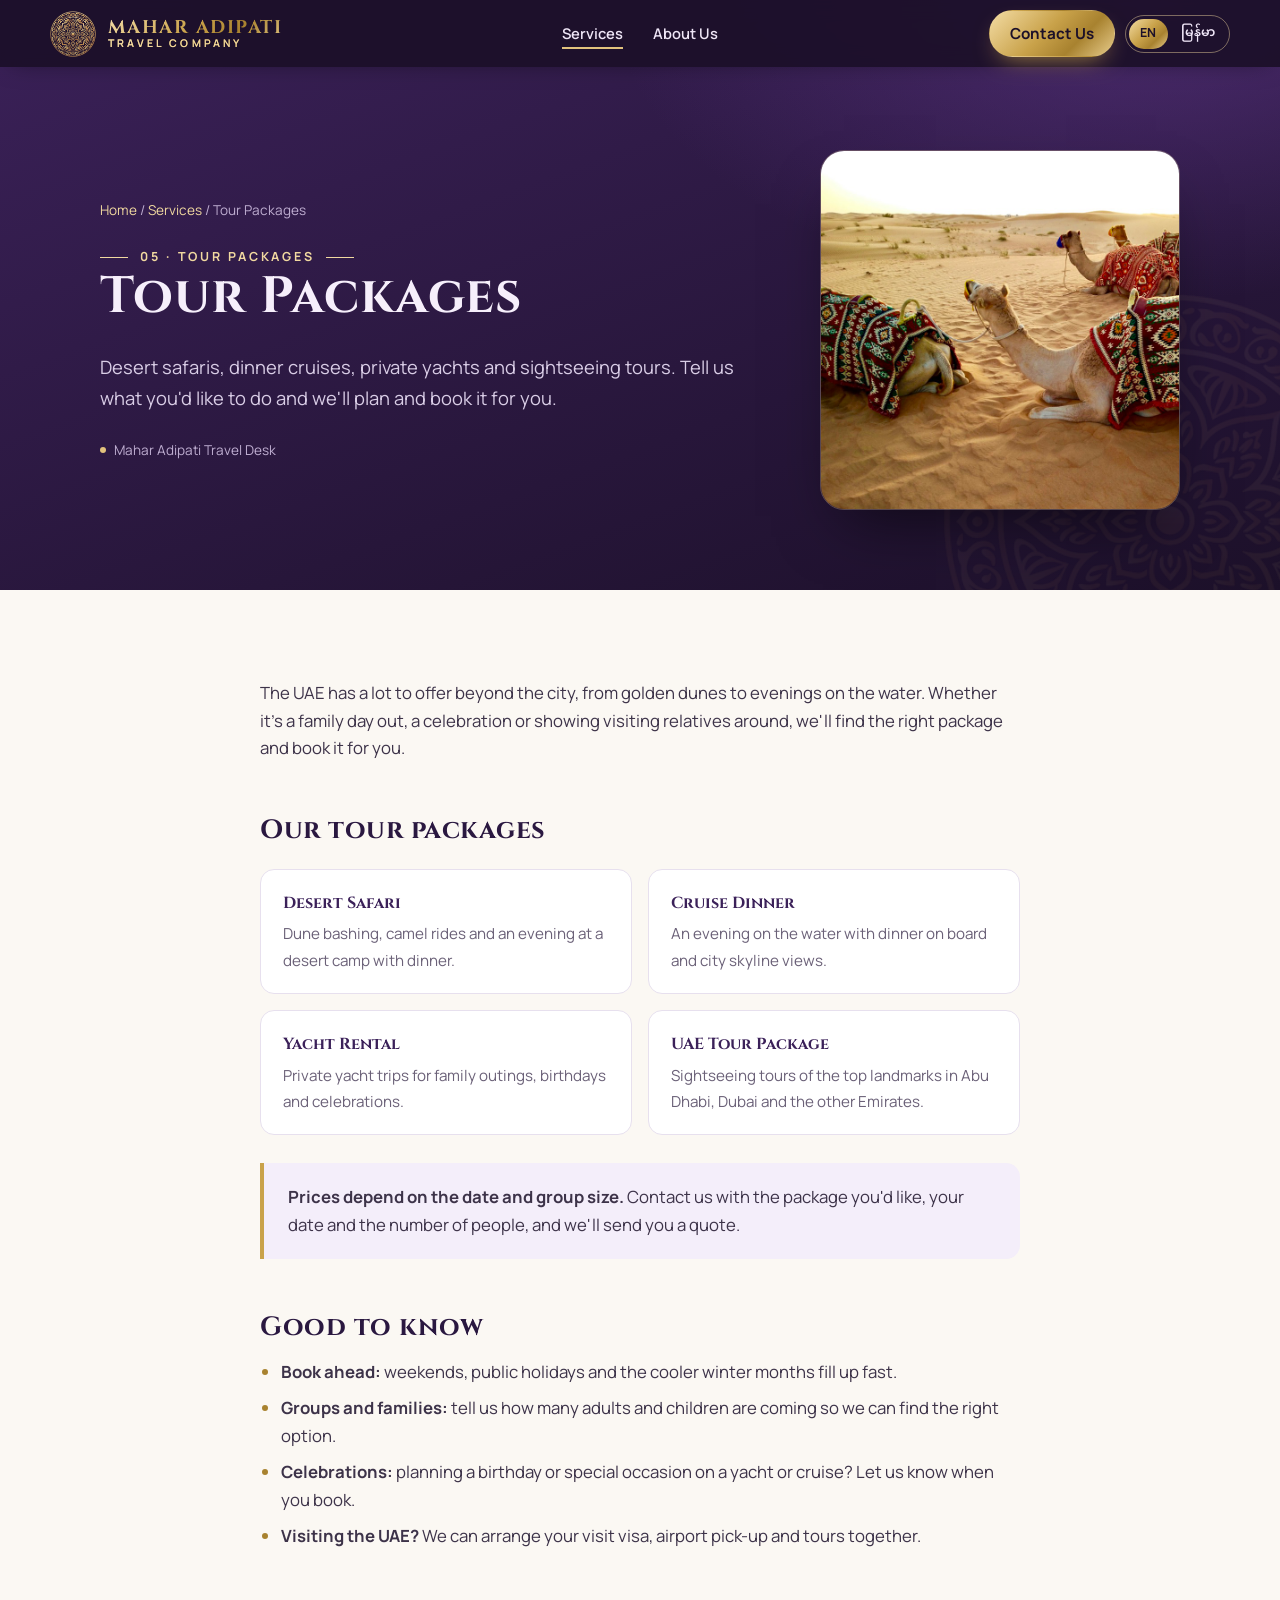
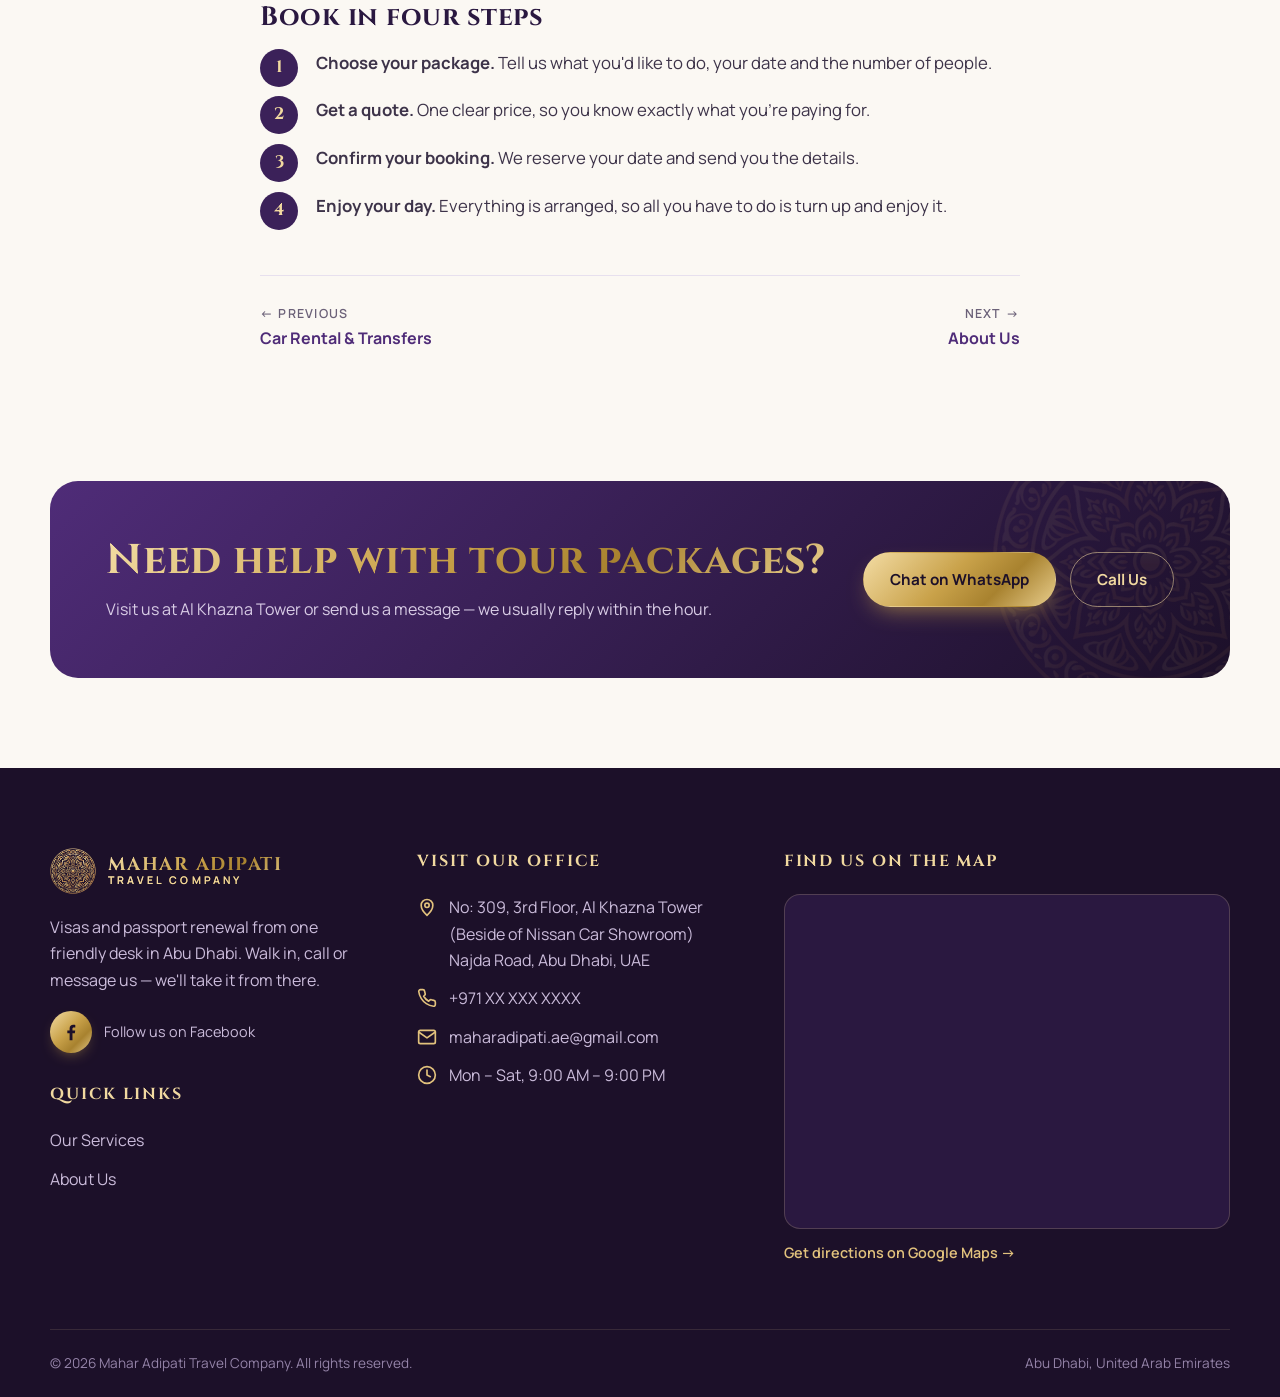
<file: services/tour-packages.html>
<!DOCTYPE html>
<html lang="en">
<head>
  <meta charset="UTF-8">
  <meta name="viewport" content="width=device-width, initial-scale=1">
  <script>try{var l=localStorage.getItem("lang");if(l==="my")location.replace("/my/services/tour-packages"+location.hash)}catch(e){}</script>
  <title>Tour Packages | Mahar Adipati Travel Company</title>
  <meta name="description" content="Desert safaris, dinner cruises, private yachts and sightseeing tours. Tell us what you'd like to do and we'll plan and book it for you.">
  <link rel="alternate" hreflang="en" href="https://maharadipati.ae/services/tour-packages">
  <link rel="alternate" hreflang="my" href="https://maharadipati.ae/my/services/tour-packages">
  <link rel="alternate" hreflang="x-default" href="https://maharadipati.ae/services/tour-packages">
  <link rel="icon" type="image/png" href="../assets/favicon.png">
  <link rel="preconnect" href="https://fonts.googleapis.com">
  <link rel="preconnect" href="https://fonts.gstatic.com" crossorigin>
  <link href="https://fonts.googleapis.com/css2?family=Cinzel:wght@500;600;700&family=Manrope:wght@400;500;600;700&display=swap" rel="stylesheet">
  <link href="https://fonts.googleapis.com/css2?family=Noto+Sans+Myanmar:wght@600&display=swap&text=%E1%80%99%E1%80%BC%E1%80%94%E1%80%BA%E1%80%99%E1%80%AC" rel="stylesheet">
  <link rel="stylesheet" href="../styles.css">
</head>
<body>
  <header class="site-header solid">
    <div class="container nav">
      <a class="brand" href="/" aria-label="Mahar Adipati home">
        <img src="../assets/logo-mark.png" alt="">
        <span class="brand-name gold-text">MAHAR ADIPATI<small>Travel Company</small></span>
      </a>
      <ul class="nav-links">
        <li><a href="/#services" class="active">Services</a></li>
        <li><a href="/#about">About Us</a></li>
        <li class="menu-lang"><div class="lang-switch" role="group" aria-label="Language"><a href="/services/tour-packages" lang="en" hreflang="en" data-lang-link="en" class="active" aria-current="true">EN</a><a href="/my/services/tour-packages" lang="my" hreflang="my" data-lang-link="my">မြန်မာ</a></div></li>
      </ul>
      <div class="nav-actions">
        <a class="btn btn-gold nav-cta" href="/#contact">Contact Us</a>
        <div class="lang-switch" role="group" aria-label="Language"><a href="/services/tour-packages" lang="en" hreflang="en" data-lang-link="en" class="active" aria-current="true">EN</a><a href="/my/services/tour-packages" lang="my" hreflang="my" data-lang-link="my">မြန်မာ</a></div>
        <button class="menu-toggle" aria-label="Open menu" aria-expanded="false"><span></span><span></span><span></span></button>
      </div>
    </div>
  </header>

  <section class="article-hero">
    <img class="hero-pattern" src="../assets/logo-mark.png" alt="">
    <div class="container article-hero-grid">
      <div>
        <div class="breadcrumb"><a href="/">Home</a> / <a href="/#services">Services</a> / Tour Packages</div>
        <span class="eyebrow" style="color:var(--gold-300)">05 · Tour Packages</span>
        <h1 style="font-size:clamp(2rem,4.6vw,3.2rem)">Tour Packages</h1>
        <p class="lead">Desert safaris, dinner cruises, private yachts and sightseeing tours. Tell us what you'd like to do and we'll plan and book it for you.</p>
        <div class="article-meta"><span>Mahar Adipati Travel Desk</span></div>
      </div>
      <img class="article-hero-img" src="../assets/services/tour-packages.jpg" alt="Tour Packages by Mahar Adipati Travel Company" width="800" height="800">
    </div>
  </section>

  <article class="article">
    <div class="container">

      <p>The UAE has a lot to offer beyond the city, from golden dunes to evenings on the water. Whether it's a family day out, a celebration or showing visiting relatives around, we'll find the right package and book it for you.</p>

      <h2>Our tour packages</h2>
      <div class="option-grid">
        <div class="option"><strong>Desert Safari</strong><span>Dune bashing, camel rides and an evening at a desert camp with dinner.</span></div>
        <div class="option"><strong>Cruise Dinner</strong><span>An evening on the water with dinner on board and city skyline views.</span></div>
        <div class="option"><strong>Yacht Rental</strong><span>Private yacht trips for family outings, birthdays and celebrations.</span></div>
        <div class="option"><strong>UAE Tour Package</strong><span>Sightseeing tours of the top landmarks in Abu Dhabi, Dubai and the other Emirates.</span></div>
      </div>
      <div class="callout"><p><strong>Prices depend on the date and group size.</strong> Contact us with the package you'd like, your date and the number of people, and we'll send you a quote.</p></div>

      <h2>Good to know</h2>
      <ul>
        <li><strong>Book ahead:</strong> weekends, public holidays and the cooler winter months fill up fast.</li>
        <li><strong>Groups and families:</strong> tell us how many adults and children are coming so we can find the right option.</li>
        <li><strong>Celebrations:</strong> planning a birthday or special occasion on a yacht or cruise? Let us know when you book.</li>
        <li><strong>Visiting the UAE?</strong> We can arrange your visit visa, airport pick-up and tours together.</li>
      </ul>

      <h2>Book in four steps</h2>
      <ol class="steps">
        <li><strong>Choose your package.</strong> Tell us what you'd like to do, your date and the number of people.</li>
        <li><strong>Get a quote.</strong> One clear price, so you know exactly what you're paying for.</li>
        <li><strong>Confirm your booking.</strong> We reserve your date and send you the details.</li>
        <li><strong>Enjoy your day.</strong> Everything is arranged, so all you have to do is turn up and enjoy it.</li>
      </ol>

      <div class="article-nav"><a href="/services/car-rental"><small>← Previous</small>Car Rental & Transfers</a><a href="/#about" style="text-align:right"><small>Next →</small>About Us</a></div>
    </div>
  </article>

  <section class="cta">
    <div class="container">
      <div class="cta-box reveal">
        <div>
          <h2 class="gold-text">Need help with tour packages?</h2>
          <p>Visit us at Al Khazna Tower or send us a message — we usually reply within the hour.</p>
        </div>
        <div class="hero-actions">
          <a class="btn btn-gold" href="https://wa.me/971XXXXXXXXX" target="_blank" rel="noopener">Chat on WhatsApp</a>
          <a class="btn btn-ghost" href="tel:+971XXXXXXXXX">Call Us</a>
        </div>
      </div>
    </div>
  </section>
  <footer class="site-footer" id="contact">
    <div class="container footer-grid">
      <div>
        <a class="brand" href="/">
          <img src="../assets/logo-mark.png" alt="">
          <span class="brand-name gold-text">MAHAR ADIPATI<small>Travel Company</small></span>
        </a>
        <p style="margin-top:20px">Visas and passport renewal from one friendly desk in Abu Dhabi. Walk in, call or message us — we'll take it from there.</p>
        <div class="social">
          <a class="social-fb" href="https://www.facebook.com/profile.php?id=61595465272587" target="_blank" rel="noopener" aria-label="Mahar Adipati on Facebook (opens in a new tab)"><svg viewBox="0 0 24 24" fill="currentColor" aria-hidden="true"><path d="M13.6 21v-7.6h2.6l.4-3h-3V8.5c0-.9.3-1.5 1.5-1.5H16.7V4.3c-.3 0-1.2-.1-2.3-.1-2.3 0-3.9 1.4-3.9 4v2.2H8v3h2.5V21h3.1z"/></svg></a>
          <span>Follow us on Facebook</span>
        </div>
        <h4 style="margin-top:28px">Quick Links</h4>
        <ul class="footer-list">
          <li><a href="/#services">Our Services</a></li>
          <li><a href="/#about">About Us</a></li>
        </ul>
      </div>
      <div>
        <h4>Visit Our Office</h4>
        <ul class="footer-list">
          <li class="contact-line"><svg viewBox="0 0 24 24" fill="none" stroke="currentColor" stroke-width="2" stroke-linecap="round" stroke-linejoin="round"><path d="M12 22s7-6.2 7-12a7 7 0 0 0-14 0c0 5.8 7 12 7 12z"/><circle cx="12" cy="10" r="2.6"/></svg><span>No: 309, 3rd Floor, Al Khazna Tower<br>(Beside of Nissan Car Showroom)<br>Najda Road, Abu Dhabi, UAE</span></li>
          <li class="contact-line"><svg viewBox="0 0 24 24" fill="none" stroke="currentColor" stroke-width="2" stroke-linecap="round" stroke-linejoin="round"><path d="M22 16.9v3a2 2 0 0 1-2.2 2 19.8 19.8 0 0 1-8.6-3.1 19.5 19.5 0 0 1-6-6A19.8 19.8 0 0 1 2.1 4.2 2 2 0 0 1 4.1 2h3a2 2 0 0 1 2 1.7c.1 1 .4 1.9.7 2.8a2 2 0 0 1-.5 2.1L8 9.9a16 16 0 0 0 6 6l1.3-1.3a2 2 0 0 1 2.1-.4c.9.3 1.8.6 2.8.7a2 2 0 0 1 1.7 2z"/></svg><a href="tel:+971XXXXXXXXX">+971 XX XXX XXXX</a></li>
          <li class="contact-line"><svg viewBox="0 0 24 24" fill="none" stroke="currentColor" stroke-width="2" stroke-linecap="round" stroke-linejoin="round"><rect x="2" y="4" width="20" height="16" rx="2"/><path d="m22 6-10 7L2 6"/></svg><a href="mailto:maharadipati.ae@gmail.com">maharadipati.ae@gmail.com</a></li>
          <li class="contact-line"><svg viewBox="0 0 24 24" fill="none" stroke="currentColor" stroke-width="2" stroke-linecap="round" stroke-linejoin="round"><circle cx="12" cy="12" r="10"/><path d="M12 6v6l4 2"/></svg><span>Mon – Sat, 9:00 AM – 9:00 PM</span></li>
        </ul>
      </div>
      <div>
        <h4>Find Us on the Map</h4>
        <div class="map-wrap">
          <iframe src="https://maps.google.com/maps?q=Al%20Khazna%20Tower%2C%20Abu%20Dhabi&z=16&output=embed" title="Mahar Adipati office location on Google Maps" loading="lazy" referrerpolicy="no-referrer-when-downgrade" allowfullscreen></iframe>
        </div>
        <a class="map-link" href="https://www.google.com/maps/search/?api=1&query=Al+Khazna+Tower+Abu+Dhabi" target="_blank" rel="noopener">Get directions on Google Maps →</a>
      </div>
    </div>
    <div class="container footer-bottom">
      <span>© <span data-year>2026</span> Mahar Adipati Travel Company. All rights reserved.</span>
      <span>Abu Dhabi, United Arab Emirates</span>
    </div>
  </footer>
  <script src="../script.js"></script>
</body>
</html>
</file>
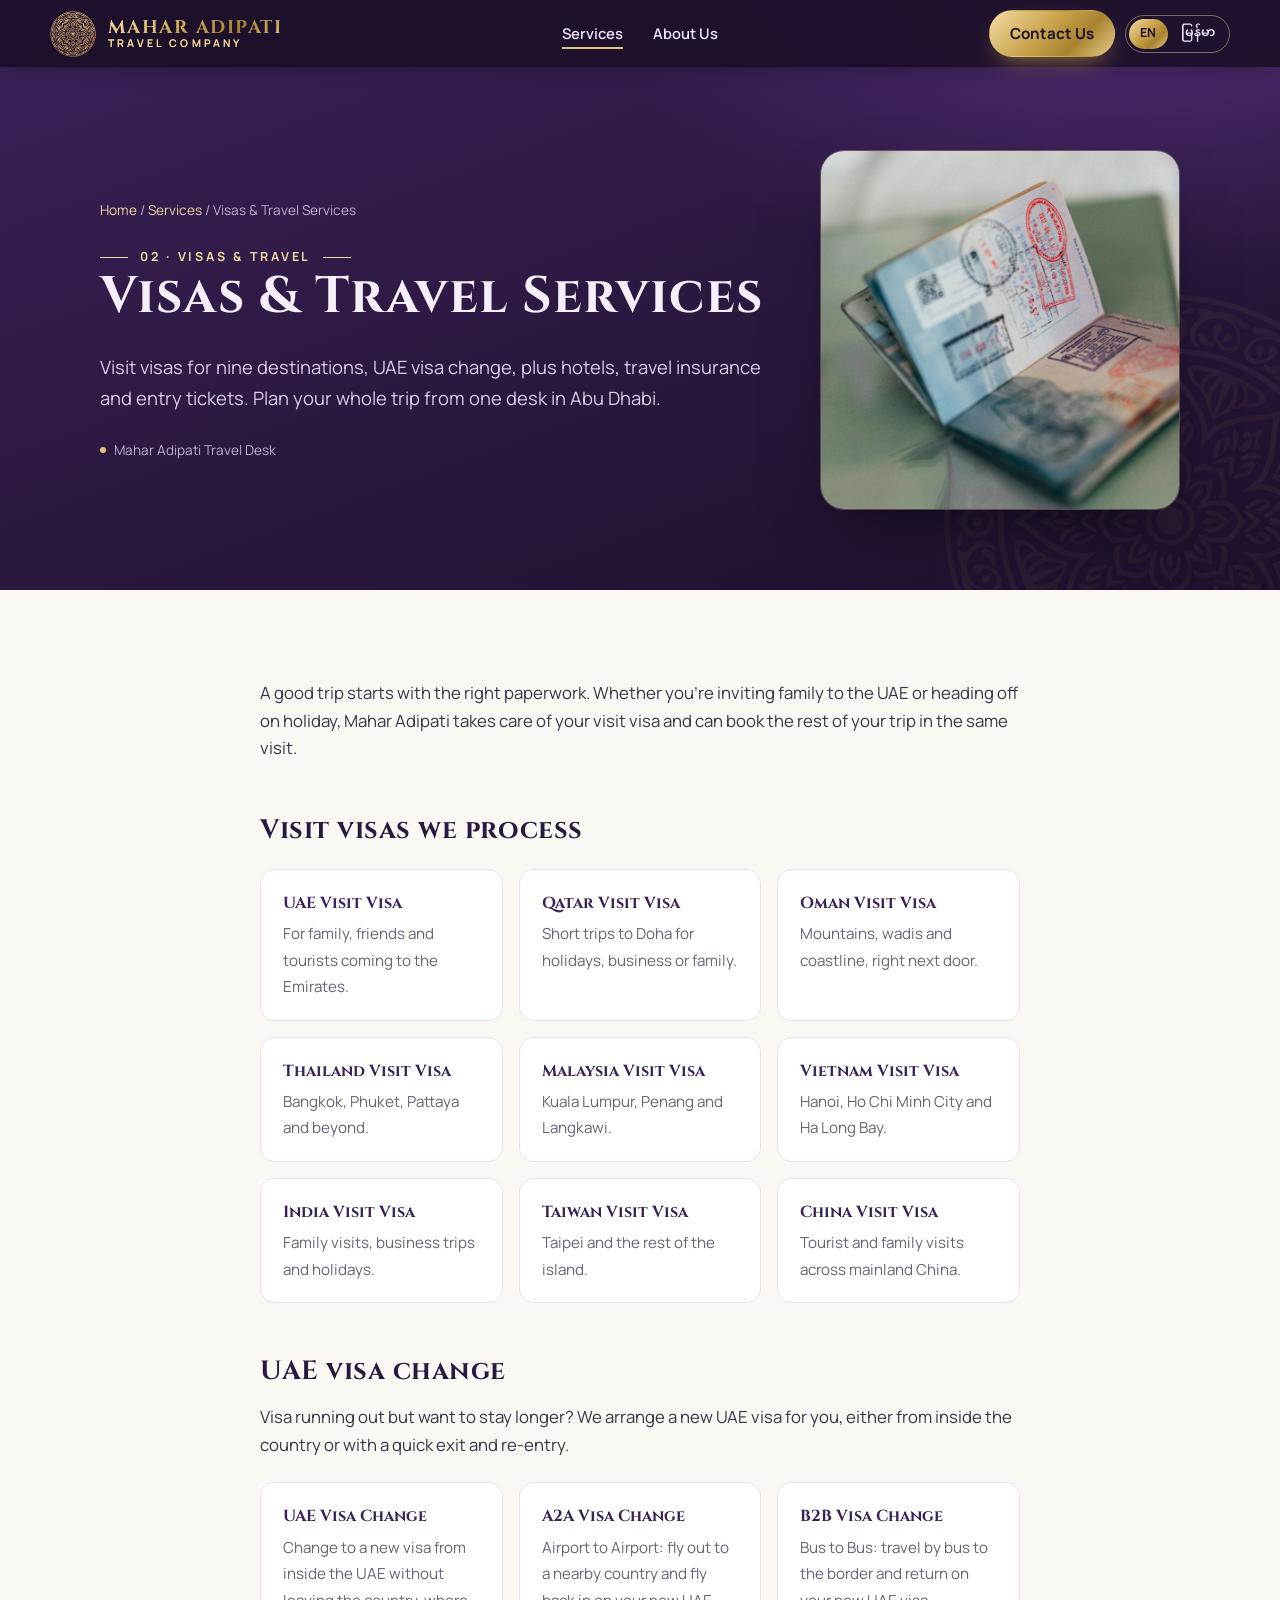
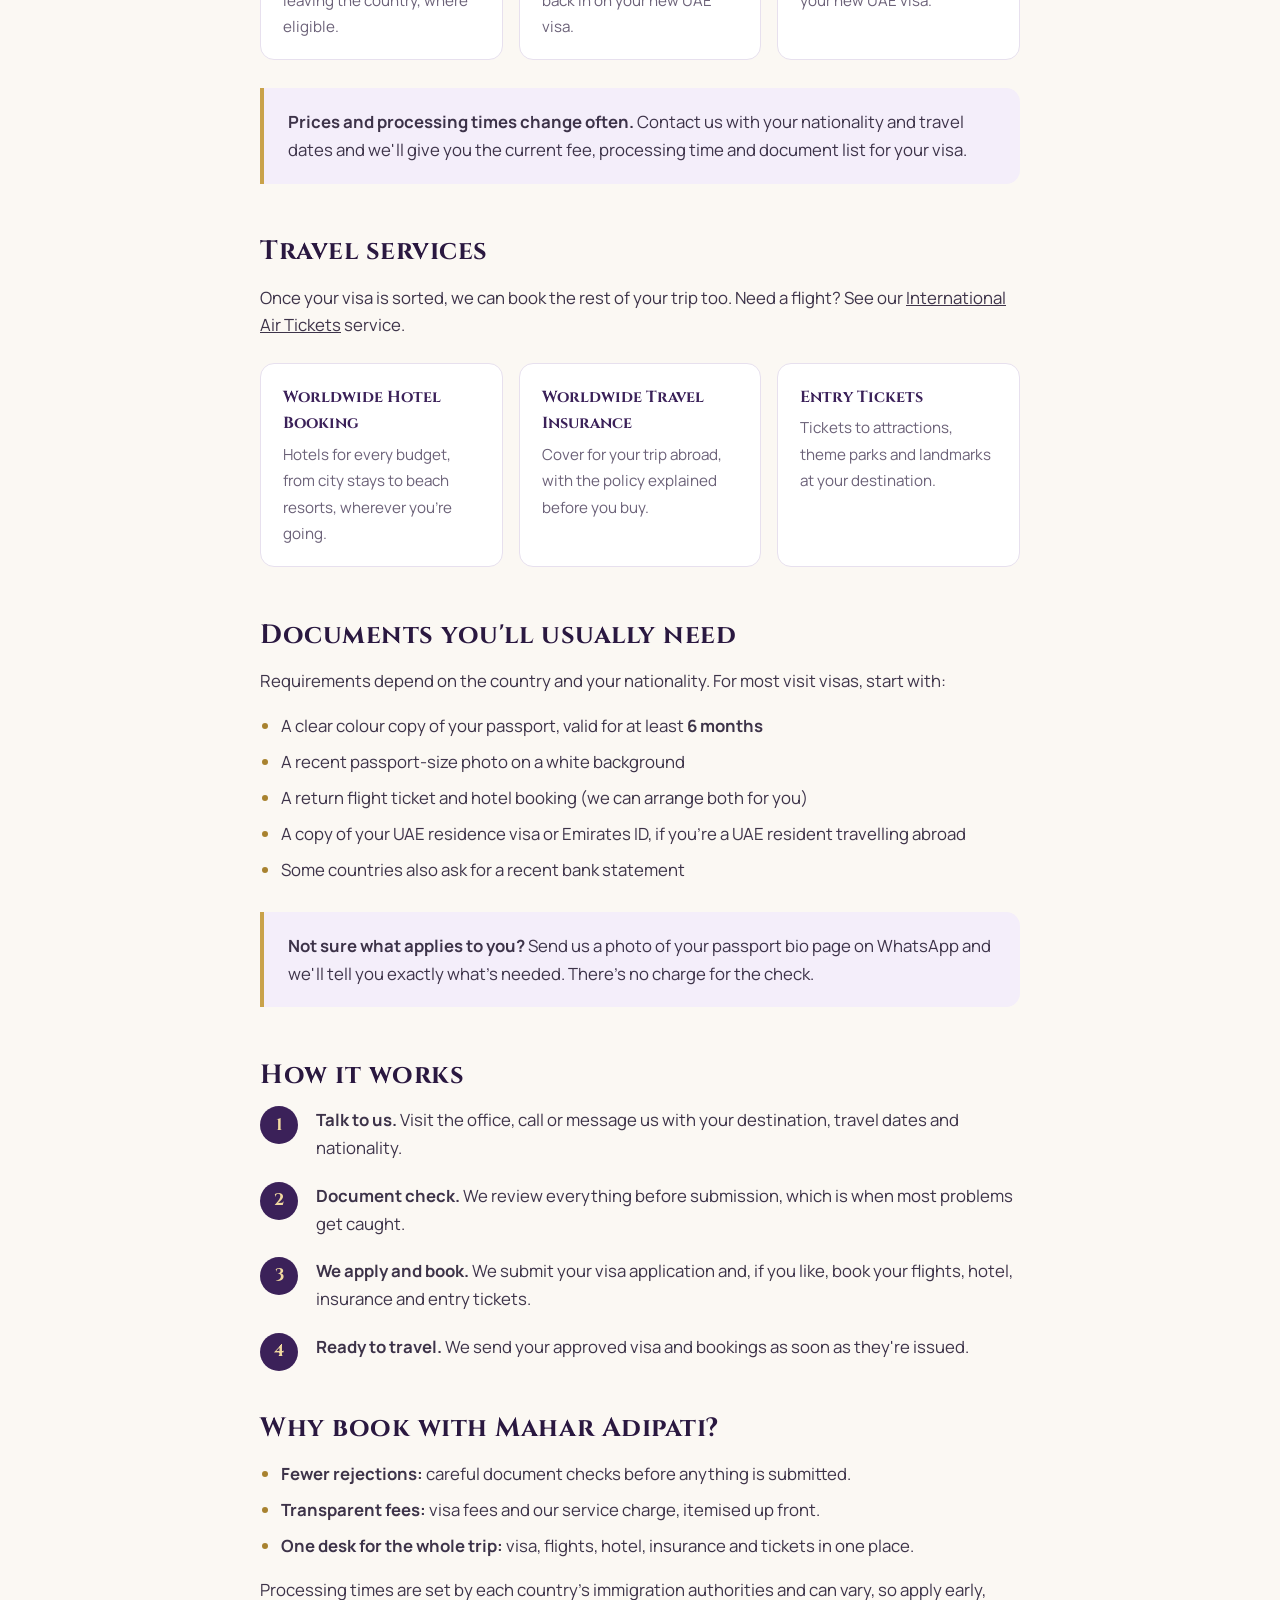
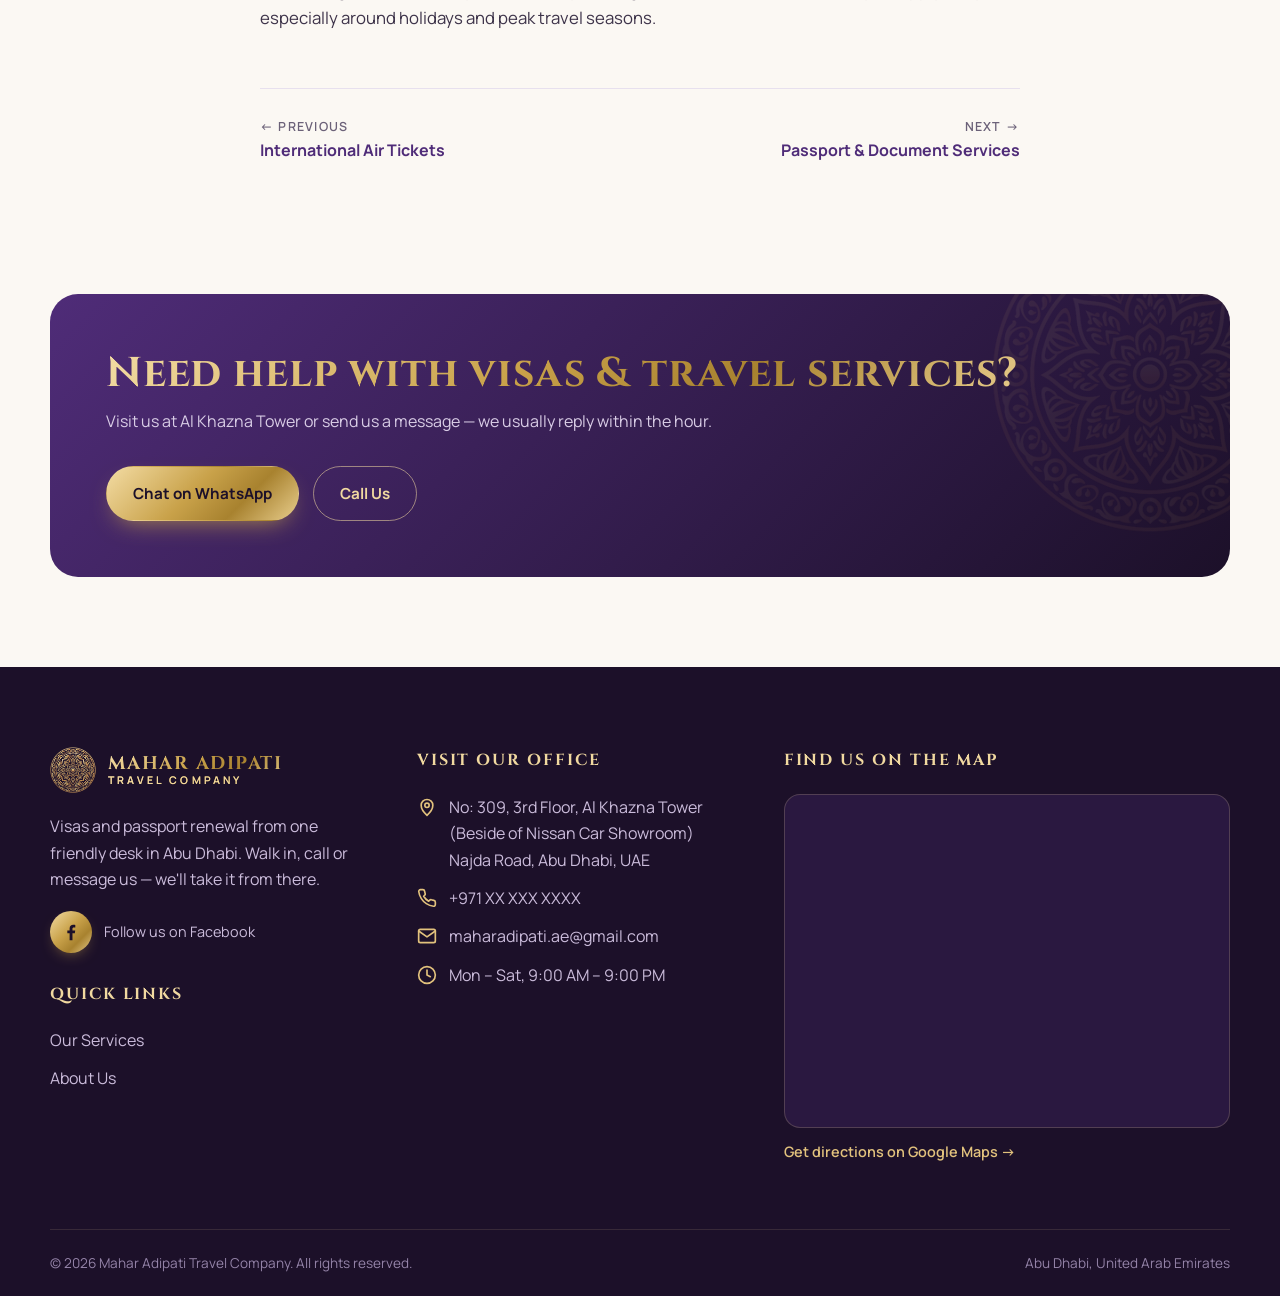
<file: services/visas.html>
<!DOCTYPE html>
<html lang="en">
<head>
  <meta charset="UTF-8">
  <meta name="viewport" content="width=device-width, initial-scale=1">
  <script>try{var l=localStorage.getItem("lang");if(l==="my")location.replace("/my/services/visas"+location.hash)}catch(e){}</script>
  <title>Visas &amp; Travel Services | Mahar Adipati Travel Company</title>
  <meta name="description" content="Visit visas for nine destinations, UAE visa change, plus hotels, travel insurance and entry tickets. Plan your whole trip from one desk in Abu Dhabi.">
  <link rel="alternate" hreflang="en" href="https://maharadipati.ae/services/visas">
  <link rel="alternate" hreflang="my" href="https://maharadipati.ae/my/services/visas">
  <link rel="alternate" hreflang="x-default" href="https://maharadipati.ae/services/visas">
  <link rel="icon" type="image/png" href="../assets/favicon.png">
  <link rel="preconnect" href="https://fonts.googleapis.com">
  <link rel="preconnect" href="https://fonts.gstatic.com" crossorigin>
  <link href="https://fonts.googleapis.com/css2?family=Cinzel:wght@500;600;700&family=Manrope:wght@400;500;600;700&display=swap" rel="stylesheet">
  <link href="https://fonts.googleapis.com/css2?family=Noto+Sans+Myanmar:wght@600&display=swap&text=%E1%80%99%E1%80%BC%E1%80%94%E1%80%BA%E1%80%99%E1%80%AC" rel="stylesheet">
  <link rel="stylesheet" href="../styles.css">
</head>
<body>
  <header class="site-header solid">
    <div class="container nav">
      <a class="brand" href="/" aria-label="Mahar Adipati home">
        <img src="../assets/logo-mark.png" alt="">
        <span class="brand-name gold-text">MAHAR ADIPATI<small>Travel Company</small></span>
      </a>
      <ul class="nav-links">
        <li><a href="/#services" class="active">Services</a></li>
        <li><a href="/#about">About Us</a></li>
        <li class="menu-lang"><div class="lang-switch" role="group" aria-label="Language"><a href="/services/visas" lang="en" hreflang="en" data-lang-link="en" class="active" aria-current="true">EN</a><a href="/my/services/visas" lang="my" hreflang="my" data-lang-link="my">မြန်မာ</a></div></li>
      </ul>
      <div class="nav-actions">
        <a class="btn btn-gold nav-cta" href="/#contact">Contact Us</a>
        <div class="lang-switch" role="group" aria-label="Language"><a href="/services/visas" lang="en" hreflang="en" data-lang-link="en" class="active" aria-current="true">EN</a><a href="/my/services/visas" lang="my" hreflang="my" data-lang-link="my">မြန်မာ</a></div>
        <button class="menu-toggle" aria-label="Open menu" aria-expanded="false"><span></span><span></span><span></span></button>
      </div>
    </div>
  </header>

  <section class="article-hero">
    <img class="hero-pattern" src="../assets/logo-mark.png" alt="">
    <div class="container article-hero-grid">
      <div>
        <div class="breadcrumb"><a href="/">Home</a> / <a href="/#services">Services</a> / Visas & Travel Services</div>
        <span class="eyebrow" style="color:var(--gold-300)">02 · Visas & Travel</span>
        <h1 style="font-size:clamp(2rem,4.6vw,3.2rem)">Visas &amp; Travel Services</h1>
        <p class="lead">Visit visas for nine destinations, UAE visa change, plus hotels, travel insurance and entry tickets. Plan your whole trip from one desk in Abu Dhabi.</p>
        <div class="article-meta"><span>Mahar Adipati Travel Desk</span></div>
      </div>
      <img class="article-hero-img" src="../assets/services/visas.jpg" alt="Visas & Travel Services by Mahar Adipati Travel Company" width="800" height="800">
    </div>
  </section>

  <article class="article">
    <div class="container">

      <p>A good trip starts with the right paperwork. Whether you're inviting family to the UAE or heading off on holiday, Mahar Adipati takes care of your visit visa and can book the rest of your trip in the same visit.</p>

      <h2>Visit visas we process</h2>
      <div class="option-grid option-grid-3">
        <div class="option"><strong>UAE Visit Visa</strong><span>For family, friends and tourists coming to the Emirates.</span></div>
        <div class="option"><strong>Qatar Visit Visa</strong><span>Short trips to Doha for holidays, business or family.</span></div>
        <div class="option"><strong>Oman Visit Visa</strong><span>Mountains, wadis and coastline, right next door.</span></div>
        <div class="option"><strong>Thailand Visit Visa</strong><span>Bangkok, Phuket, Pattaya and beyond.</span></div>
        <div class="option"><strong>Malaysia Visit Visa</strong><span>Kuala Lumpur, Penang and Langkawi.</span></div>
        <div class="option"><strong>Vietnam Visit Visa</strong><span>Hanoi, Ho Chi Minh City and Ha Long Bay.</span></div>
        <div class="option"><strong>India Visit Visa</strong><span>Family visits, business trips and holidays.</span></div>
        <div class="option"><strong>Taiwan Visit Visa</strong><span>Taipei and the rest of the island.</span></div>
        <div class="option"><strong>China Visit Visa</strong><span>Tourist and family visits across mainland China.</span></div>
      </div>

      <h2>UAE visa change</h2>
      <p>Visa running out but want to stay longer? We arrange a new UAE visa for you, either from inside the country or with a quick exit and re-entry.</p>
      <div class="option-grid option-grid-3">
        <div class="option"><strong>UAE Visa Change</strong><span>Change to a new visa from inside the UAE without leaving the country, where eligible.</span></div>
        <div class="option"><strong>A2A Visa Change</strong><span>Airport to Airport: fly out to a nearby country and fly back in on your new UAE visa.</span></div>
        <div class="option"><strong>B2B Visa Change</strong><span>Bus to Bus: travel by bus to the border and return on your new UAE visa.</span></div>
      </div>

      <div class="callout"><p><strong>Prices and processing times change often.</strong> Contact us with your nationality and travel dates and we'll give you the current fee, processing time and document list for your visa.</p></div>

      <h2>Travel services</h2>
      <p>Once your visa is sorted, we can book the rest of your trip too. Need a flight? See our <a href="air-tickets">International Air Tickets</a> service.</p>
      <div class="option-grid option-grid-3">
        <div class="option"><strong>Worldwide Hotel Booking</strong><span>Hotels for every budget, from city stays to beach resorts, wherever you're going.</span></div>
        <div class="option"><strong>Worldwide Travel Insurance</strong><span>Cover for your trip abroad, with the policy explained before you buy.</span></div>
        <div class="option"><strong>Entry Tickets</strong><span>Tickets to attractions, theme parks and landmarks at your destination.</span></div>
      </div>

      <h2>Documents you'll usually need</h2>
      <p>Requirements depend on the country and your nationality. For most visit visas, start with:</p>
      <ul>
        <li>A clear colour copy of your passport, valid for at least <strong>6 months</strong></li>
        <li>A recent passport-size photo on a white background</li>
        <li>A return flight ticket and hotel booking (we can arrange both for you)</li>
        <li>A copy of your UAE residence visa or Emirates ID, if you're a UAE resident travelling abroad</li>
        <li>Some countries also ask for a recent bank statement</li>
      </ul>
      <div class="callout"><p><strong>Not sure what applies to you?</strong> Send us a photo of your passport bio page on WhatsApp and we'll tell you exactly what's needed. There's no charge for the check.</p></div>

      <h2>How it works</h2>
      <ol class="steps">
        <li><strong>Talk to us.</strong> Visit the office, call or message us with your destination, travel dates and nationality.</li>
        <li><strong>Document check.</strong> We review everything before submission, which is when most problems get caught.</li>
        <li><strong>We apply and book.</strong> We submit your visa application and, if you like, book your flights, hotel, insurance and entry tickets.</li>
        <li><strong>Ready to travel.</strong> We send your approved visa and bookings as soon as they're issued.</li>
      </ol>

      <h2>Why book with Mahar Adipati?</h2>
      <ul>
        <li><strong>Fewer rejections:</strong> careful document checks before anything is submitted.</li>
        <li><strong>Transparent fees:</strong> visa fees and our service charge, itemised up front.</li>
        <li><strong>One desk for the whole trip:</strong> visa, flights, hotel, insurance and tickets in one place.</li>
      </ul>
      <p>Processing times are set by each country's immigration authorities and can vary, so apply early, especially around holidays and peak travel seasons.</p>

      <div class="article-nav"><a href="/services/air-tickets"><small>← Previous</small>International Air Tickets</a><a href="/services/passport-renewal" style="text-align:right"><small>Next →</small>Passport & Document Services</a></div>
    </div>
  </article>

  <section class="cta">
    <div class="container">
      <div class="cta-box reveal">
        <div>
          <h2 class="gold-text">Need help with visas & travel services?</h2>
          <p>Visit us at Al Khazna Tower or send us a message — we usually reply within the hour.</p>
        </div>
        <div class="hero-actions">
          <a class="btn btn-gold" href="https://wa.me/971XXXXXXXXX" target="_blank" rel="noopener">Chat on WhatsApp</a>
          <a class="btn btn-ghost" href="tel:+971XXXXXXXXX">Call Us</a>
        </div>
      </div>
    </div>
  </section>
  <footer class="site-footer" id="contact">
    <div class="container footer-grid">
      <div>
        <a class="brand" href="/">
          <img src="../assets/logo-mark.png" alt="">
          <span class="brand-name gold-text">MAHAR ADIPATI<small>Travel Company</small></span>
        </a>
        <p style="margin-top:20px">Visas and passport renewal from one friendly desk in Abu Dhabi. Walk in, call or message us — we'll take it from there.</p>
        <div class="social">
          <a class="social-fb" href="https://www.facebook.com/profile.php?id=61595465272587" target="_blank" rel="noopener" aria-label="Mahar Adipati on Facebook (opens in a new tab)"><svg viewBox="0 0 24 24" fill="currentColor" aria-hidden="true"><path d="M13.6 21v-7.6h2.6l.4-3h-3V8.5c0-.9.3-1.5 1.5-1.5H16.7V4.3c-.3 0-1.2-.1-2.3-.1-2.3 0-3.9 1.4-3.9 4v2.2H8v3h2.5V21h3.1z"/></svg></a>
          <span>Follow us on Facebook</span>
        </div>
        <h4 style="margin-top:28px">Quick Links</h4>
        <ul class="footer-list">
          <li><a href="/#services">Our Services</a></li>
          <li><a href="/#about">About Us</a></li>
        </ul>
      </div>
      <div>
        <h4>Visit Our Office</h4>
        <ul class="footer-list">
          <li class="contact-line"><svg viewBox="0 0 24 24" fill="none" stroke="currentColor" stroke-width="2" stroke-linecap="round" stroke-linejoin="round"><path d="M12 22s7-6.2 7-12a7 7 0 0 0-14 0c0 5.8 7 12 7 12z"/><circle cx="12" cy="10" r="2.6"/></svg><span>No: 309, 3rd Floor, Al Khazna Tower<br>(Beside of Nissan Car Showroom)<br>Najda Road, Abu Dhabi, UAE</span></li>
          <li class="contact-line"><svg viewBox="0 0 24 24" fill="none" stroke="currentColor" stroke-width="2" stroke-linecap="round" stroke-linejoin="round"><path d="M22 16.9v3a2 2 0 0 1-2.2 2 19.8 19.8 0 0 1-8.6-3.1 19.5 19.5 0 0 1-6-6A19.8 19.8 0 0 1 2.1 4.2 2 2 0 0 1 4.1 2h3a2 2 0 0 1 2 1.7c.1 1 .4 1.9.7 2.8a2 2 0 0 1-.5 2.1L8 9.9a16 16 0 0 0 6 6l1.3-1.3a2 2 0 0 1 2.1-.4c.9.3 1.8.6 2.8.7a2 2 0 0 1 1.7 2z"/></svg><a href="tel:+971XXXXXXXXX">+971 XX XXX XXXX</a></li>
          <li class="contact-line"><svg viewBox="0 0 24 24" fill="none" stroke="currentColor" stroke-width="2" stroke-linecap="round" stroke-linejoin="round"><rect x="2" y="4" width="20" height="16" rx="2"/><path d="m22 6-10 7L2 6"/></svg><a href="mailto:maharadipati.ae@gmail.com">maharadipati.ae@gmail.com</a></li>
          <li class="contact-line"><svg viewBox="0 0 24 24" fill="none" stroke="currentColor" stroke-width="2" stroke-linecap="round" stroke-linejoin="round"><circle cx="12" cy="12" r="10"/><path d="M12 6v6l4 2"/></svg><span>Mon – Sat, 9:00 AM – 9:00 PM</span></li>
        </ul>
      </div>
      <div>
        <h4>Find Us on the Map</h4>
        <div class="map-wrap">
          <iframe src="https://maps.google.com/maps?q=Al%20Khazna%20Tower%2C%20Abu%20Dhabi&z=16&output=embed" title="Mahar Adipati office location on Google Maps" loading="lazy" referrerpolicy="no-referrer-when-downgrade" allowfullscreen></iframe>
        </div>
        <a class="map-link" href="https://www.google.com/maps/search/?api=1&query=Al+Khazna+Tower+Abu+Dhabi" target="_blank" rel="noopener">Get directions on Google Maps →</a>
      </div>
    </div>
    <div class="container footer-bottom">
      <span>© <span data-year>2026</span> Mahar Adipati Travel Company. All rights reserved.</span>
      <span>Abu Dhabi, United Arab Emirates</span>
    </div>
  </footer>
  <script src="../script.js"></script>
</body>
</html>
</file>
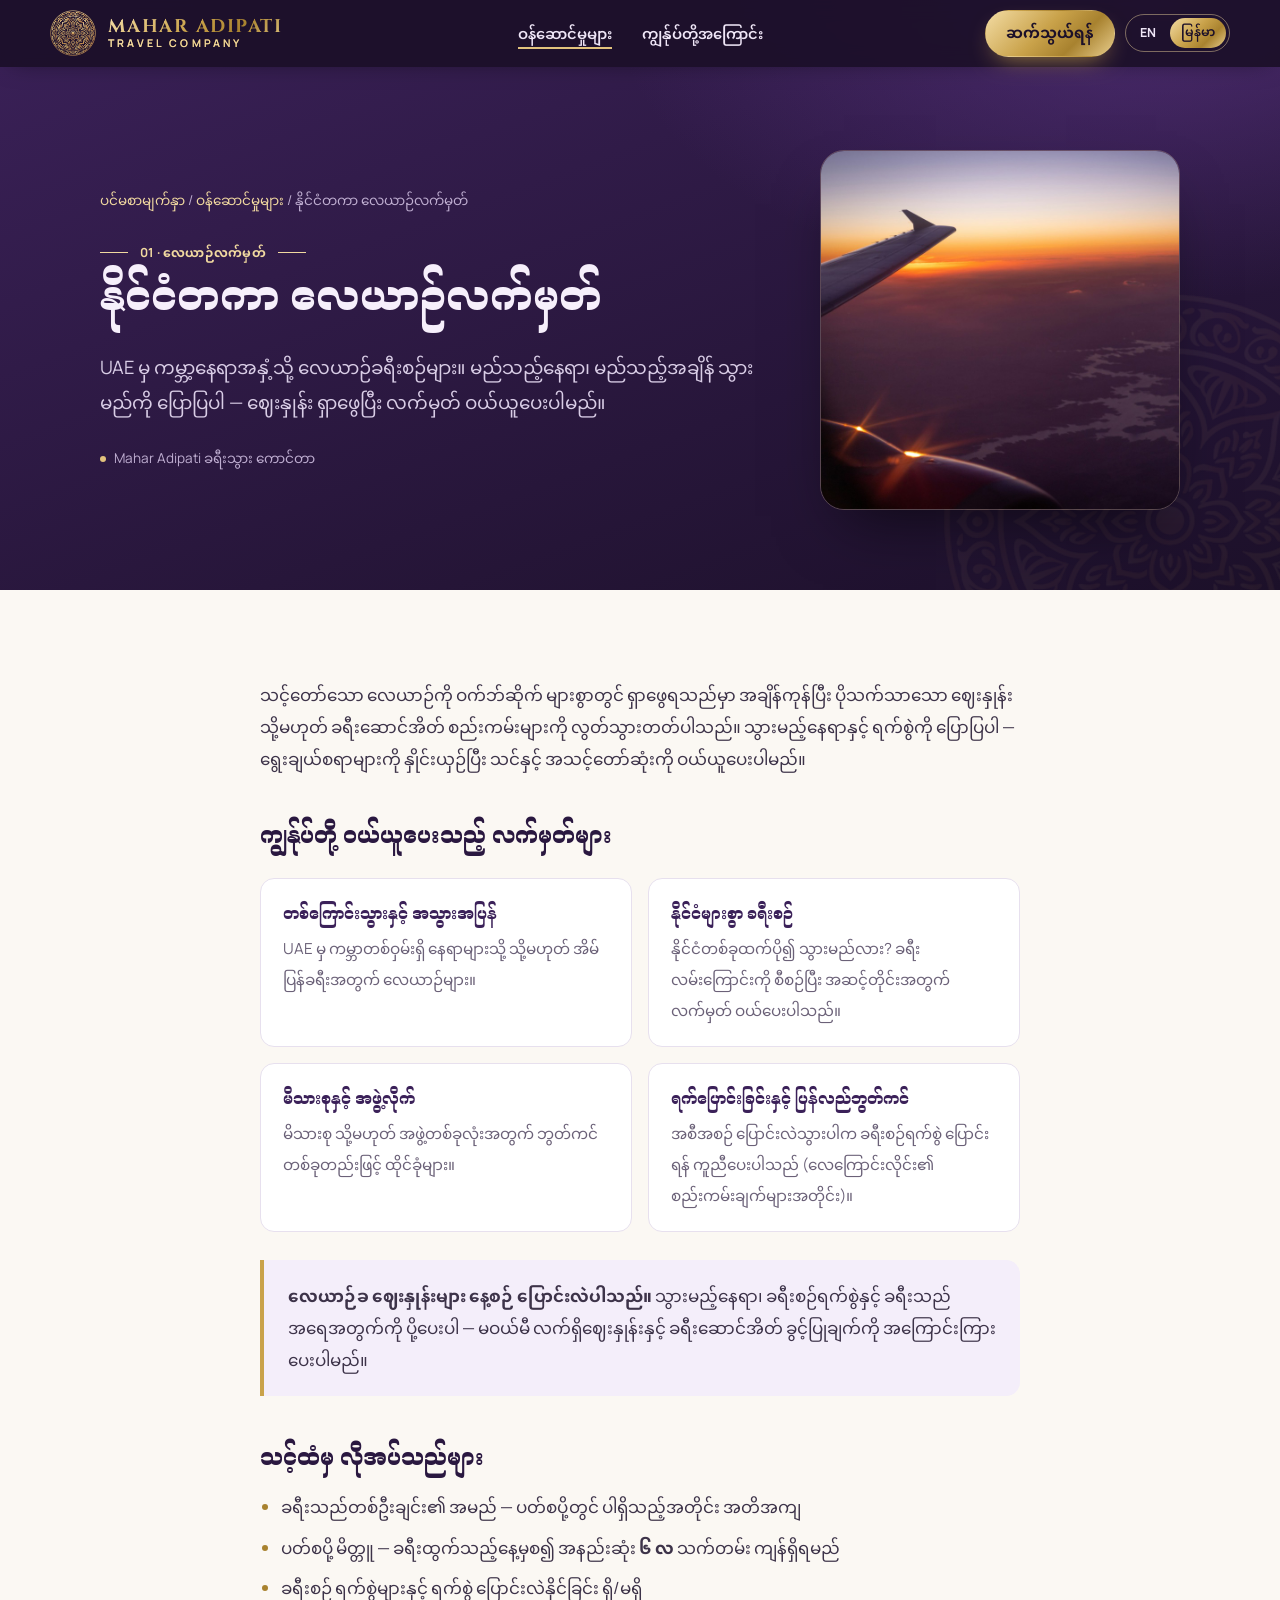
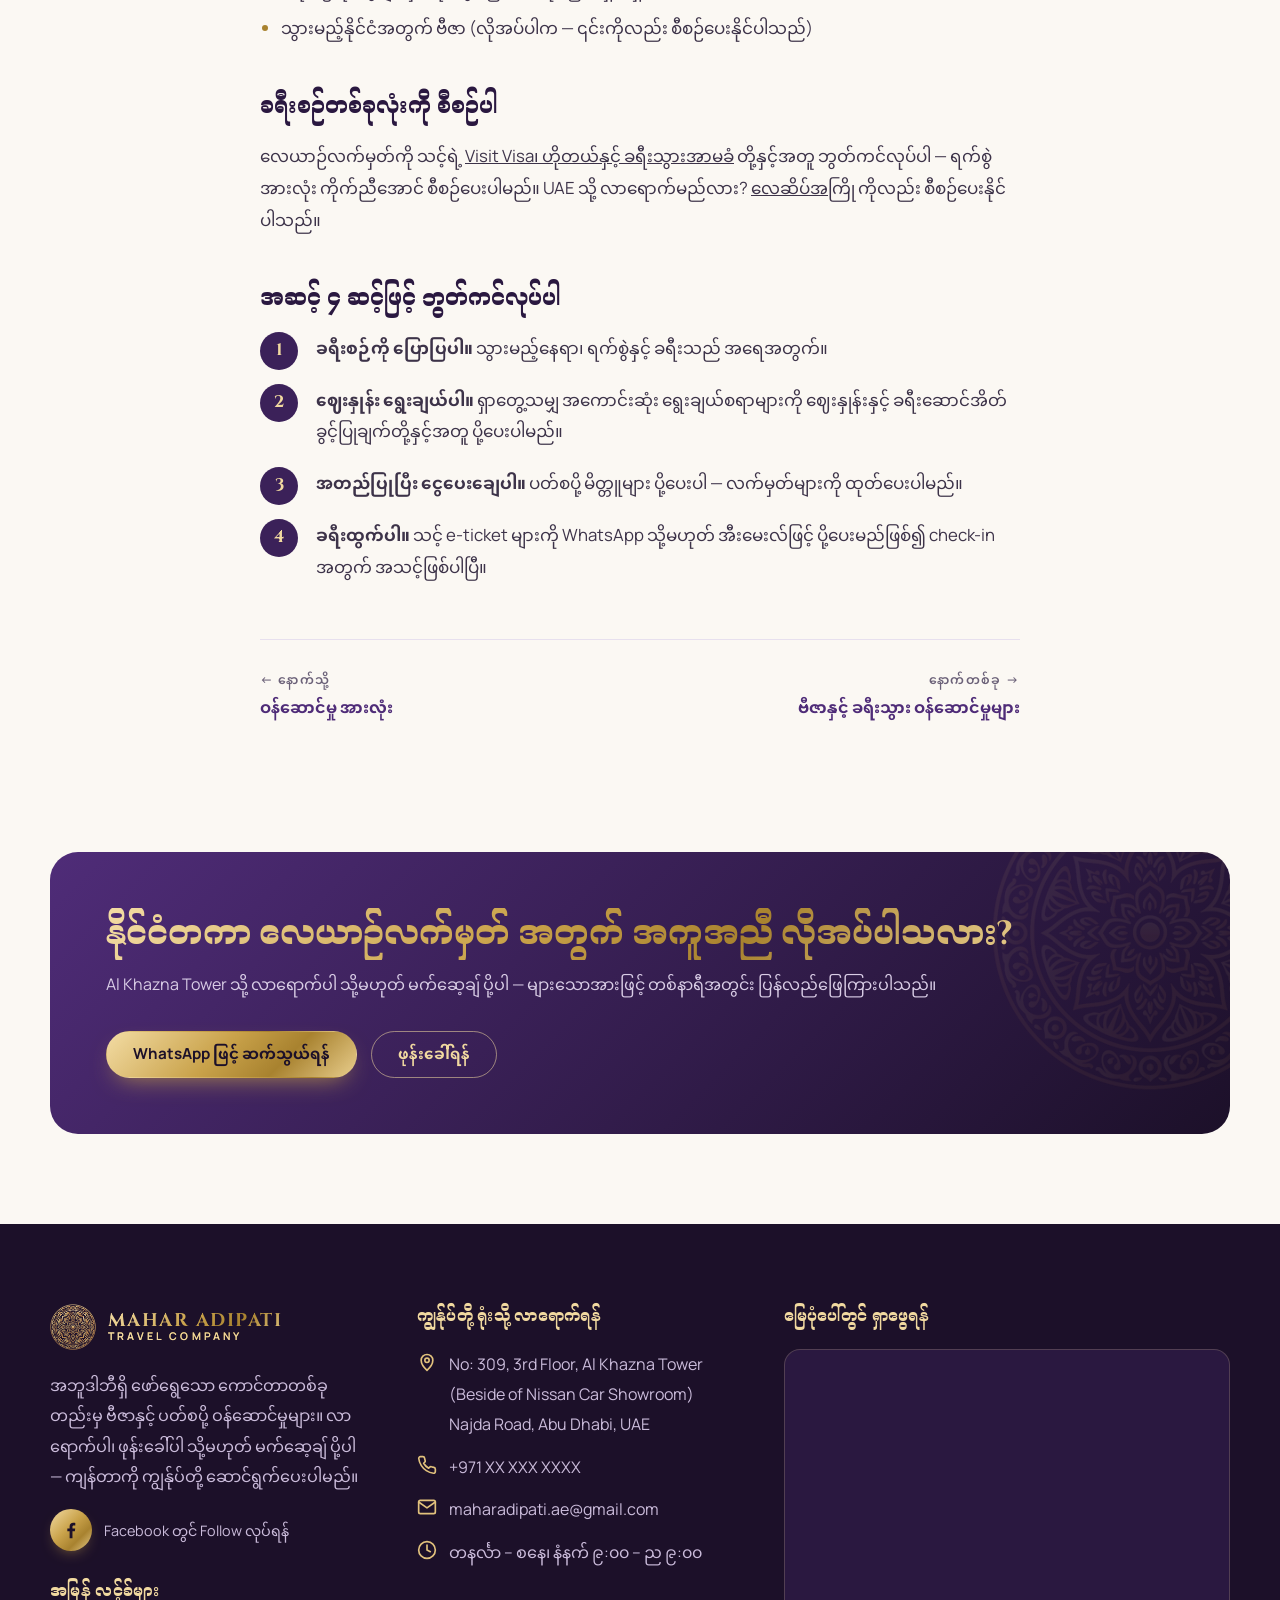
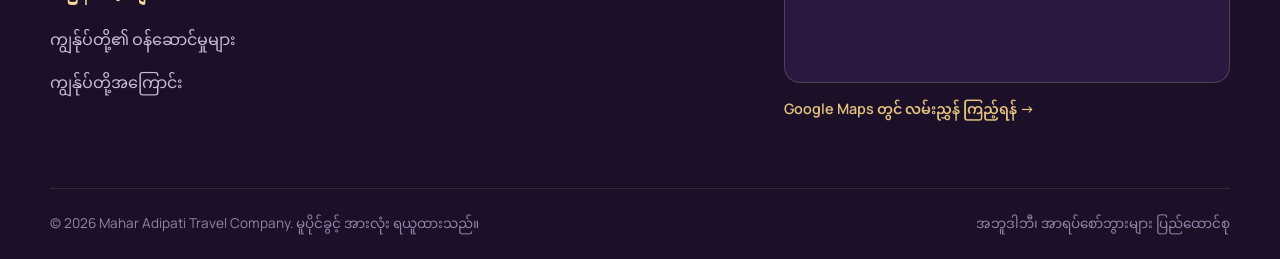
<file: my/services/air-tickets.html>
<!DOCTYPE html>
<html lang="my">
<head>
  <meta charset="UTF-8">
  <meta name="viewport" content="width=device-width, initial-scale=1">
  <script>try{var l=localStorage.getItem("lang");if(l==="en")location.replace("/services/air-tickets"+location.hash)}catch(e){}</script>
  <title>နိုင်ငံတကာ လေယာဉ်လက်မှတ် | Mahar Adipati Travel Company</title>
  <meta name="description" content="UAE မှ ကမ္ဘာ့နေရာအနှံ့သို့ လေယာဉ်ခရီးစဉ်များ။ မည်သည့်နေရာ၊ မည်သည့်အချိန် သွားမည်ကို ပြောပြပါ — ဈေးနှုန်း ရှာဖွေပြီး လက်မှတ် ဝယ်ယူပေးပါမည်။">
  <link rel="alternate" hreflang="en" href="https://maharadipati.ae/services/air-tickets">
  <link rel="alternate" hreflang="my" href="https://maharadipati.ae/my/services/air-tickets">
  <link rel="alternate" hreflang="x-default" href="https://maharadipati.ae/services/air-tickets">
  <link rel="icon" type="image/png" href="../../assets/favicon.png">
  <link rel="preconnect" href="https://fonts.googleapis.com">
  <link rel="preconnect" href="https://fonts.gstatic.com" crossorigin>
  <link href="https://fonts.googleapis.com/css2?family=Cinzel:wght@500;600;700&family=Manrope:wght@400;500;600;700&display=swap" rel="stylesheet">
  <link href="https://fonts.googleapis.com/css2?family=Noto+Sans+Myanmar:wght@400;500;600;700&family=Noto+Serif+Myanmar:wght@500;600;700&display=swap" rel="stylesheet">
  <link rel="stylesheet" href="../../styles.css">
</head>
<body>
  <header class="site-header solid">
    <div class="container nav">
      <a class="brand" href="/my/" aria-label="Mahar Adipati ပင်မစာမျက်နှာ">
        <img src="../../assets/logo-mark.png" alt="">
        <span class="brand-name gold-text">MAHAR ADIPATI<small>Travel Company</small></span>
      </a>
      <ul class="nav-links">
        <li><a href="/my/#services" class="active">ဝန်ဆောင်မှုများ</a></li>
        <li><a href="/my/#about">ကျွန်ုပ်တို့အကြောင်း</a></li>
        <li class="menu-lang"><div class="lang-switch" role="group" aria-label="ဘာသာစကား"><a href="/services/air-tickets" lang="en" hreflang="en" data-lang-link="en">EN</a><a href="/my/services/air-tickets" lang="my" hreflang="my" data-lang-link="my" class="active" aria-current="true">မြန်မာ</a></div></li>
      </ul>
      <div class="nav-actions">
        <a class="btn btn-gold nav-cta" href="/my/#contact">ဆက်သွယ်ရန်</a>
        <div class="lang-switch" role="group" aria-label="ဘာသာစကား"><a href="/services/air-tickets" lang="en" hreflang="en" data-lang-link="en">EN</a><a href="/my/services/air-tickets" lang="my" hreflang="my" data-lang-link="my" class="active" aria-current="true">မြန်မာ</a></div>
        <button class="menu-toggle" aria-label="မီနူး ဖွင့်ရန်" aria-expanded="false"><span></span><span></span><span></span></button>
      </div>
    </div>
  </header>

  <section class="article-hero">
    <img class="hero-pattern" src="../../assets/logo-mark.png" alt="">
    <div class="container article-hero-grid">
      <div>
        <div class="breadcrumb"><a href="/my/">ပင်မစာမျက်နှာ</a> / <a href="/my/#services">ဝန်ဆောင်မှုများ</a> / နိုင်ငံတကာ လေယာဉ်လက်မှတ်</div>
        <span class="eyebrow" style="color:var(--gold-300)">01 · လေယာဉ်လက်မှတ်</span>
        <h1 style="font-size:clamp(2rem,4.6vw,3.2rem)">နိုင်ငံတကာ လေယာဉ်လက်မှတ်</h1>
        <p class="lead">UAE မှ ကမ္ဘာ့နေရာအနှံ့သို့ လေယာဉ်ခရီးစဉ်များ။ မည်သည့်နေရာ၊ မည်သည့်အချိန် သွားမည်ကို ပြောပြပါ — ဈေးနှုန်း ရှာဖွေပြီး လက်မှတ် ဝယ်ယူပေးပါမည်။</p>
        <div class="article-meta"><span>Mahar Adipati ခရီးသွား ကောင်တာ</span></div>
      </div>
      <img class="article-hero-img" src="../../assets/services/air-tickets.jpg" alt="Mahar Adipati Travel Company ၏ နိုင်ငံတကာ လေယာဉ်လက်မှတ်" width="800" height="800">
    </div>
  </section>

  <article class="article">
    <div class="container">

      <p>သင့်တော်သော လေယာဉ်ကို ဝက်ဘ်ဆိုက် များစွာတွင် ရှာဖွေရသည်မှာ အချိန်ကုန်ပြီး ပိုသက်သာသော ဈေးနှုန်း သို့မဟုတ် ခရီးဆောင်အိတ် စည်းကမ်းများကို လွတ်သွားတတ်ပါသည်။ သွားမည့်နေရာနှင့် ရက်စွဲကို ပြောပြပါ — ရွေးချယ်စရာများကို နှိုင်းယှဉ်ပြီး သင်နှင့် အသင့်တော်ဆုံးကို ဝယ်ယူပေးပါမည်။</p>

      <h2>ကျွန်ုပ်တို့ ဝယ်ယူပေးသည့် လက်မှတ်များ</h2>
      <div class="option-grid">
        <div class="option"><strong>တစ်ကြောင်းသွားနှင့် အသွားအပြန်</strong><span>UAE မှ ကမ္ဘာတစ်ဝှမ်းရှိ နေရာများသို့ သို့မဟုတ် အိမ်ပြန်ခရီးအတွက် လေယာဉ်များ။</span></div>
        <div class="option"><strong>နိုင်ငံများစွာ ခရီးစဉ်</strong><span>နိုင်ငံတစ်ခုထက်ပို၍ သွားမည်လား? ခရီးလမ်းကြောင်းကို စီစဉ်ပြီး အဆင့်တိုင်းအတွက် လက်မှတ် ဝယ်ပေးပါသည်။</span></div>
        <div class="option"><strong>မိသားစုနှင့် အဖွဲ့လိုက်</strong><span>မိသားစု သို့မဟုတ် အဖွဲ့တစ်ခုလုံးအတွက် ဘွတ်ကင်တစ်ခုတည်းဖြင့် ထိုင်ခုံများ။</span></div>
        <div class="option"><strong>ရက်ပြောင်းခြင်းနှင့် ပြန်လည်ဘွတ်ကင်</strong><span>အစီအစဉ် ပြောင်းလဲသွားပါက ခရီးစဉ်ရက်စွဲ ပြောင်းရန် ကူညီပေးပါသည် (လေကြောင်းလိုင်း၏ စည်းကမ်းချက်များအတိုင်း)။</span></div>
      </div>
      <div class="callout"><p><strong>လေယာဉ်ခ ဈေးနှုန်းများ နေ့စဉ် ပြောင်းလဲပါသည်။</strong> သွားမည့်နေရာ၊ ခရီးစဉ်ရက်စွဲနှင့် ခရီးသည် အရေအတွက်ကို ပို့ပေးပါ — မဝယ်မီ လက်ရှိဈေးနှုန်းနှင့် ခရီးဆောင်အိတ် ခွင့်ပြုချက်ကို အကြောင်းကြားပေးပါမည်။</p></div>

      <h2>သင့်ထံမှ လိုအပ်သည်များ</h2>
      <ul>
        <li>ခရီးသည်တစ်ဦးချင်း၏ အမည် — ပတ်စပို့တွင် ပါရှိသည့်အတိုင်း အတိအကျ</li>
        <li>ပတ်စပို့ မိတ္တူ — ခရီးထွက်သည့်နေ့မှစ၍ အနည်းဆုံး <strong>၆ လ</strong> သက်တမ်း ကျန်ရှိရမည်</li>
        <li>ခရီးစဉ် ရက်စွဲများနှင့် ရက်စွဲ ပြောင်းလဲနိုင်ခြင်း ရှိ/မရှိ</li>
        <li>သွားမည့်နိုင်ငံအတွက် ဗီဇာ (လိုအပ်ပါက — ၎င်းကိုလည်း စီစဉ်ပေးနိုင်ပါသည်)</li>
      </ul>

      <h2>ခရီးစဉ်တစ်ခုလုံးကို စီစဉ်ပါ</h2>
      <p>လေယာဉ်လက်မှတ်ကို သင့်ရဲ့ <a href="visas">Visit Visa၊ ဟိုတယ်နှင့် ခရီးသွားအာမခံ</a> တို့နှင့်အတူ ဘွတ်ကင်လုပ်ပါ — ရက်စွဲအားလုံး ကိုက်ညီအောင် စီစဉ်ပေးပါမည်။ UAE သို့ လာရောက်မည်လား? <a href="car-rental">လေဆိပ်အကြို</a> ကိုလည်း စီစဉ်ပေးနိုင်ပါသည်။</p>

      <h2>အဆင့် ၄ ဆင့်ဖြင့် ဘွတ်ကင်လုပ်ပါ</h2>
      <ol class="steps">
        <li><strong>ခရီးစဉ်ကို ပြောပြပါ။</strong> သွားမည့်နေရာ၊ ရက်စွဲနှင့် ခရီးသည် အရေအတွက်။</li>
        <li><strong>ဈေးနှုန်း ရွေးချယ်ပါ။</strong> ရှာတွေ့သမျှ အကောင်းဆုံး ရွေးချယ်စရာများကို ဈေးနှုန်းနှင့် ခရီးဆောင်အိတ် ခွင့်ပြုချက်တို့နှင့်အတူ ပို့ပေးပါမည်။</li>
        <li><strong>အတည်ပြုပြီး ငွေပေးချေပါ။</strong> ပတ်စပို့ မိတ္တူများ ပို့ပေးပါ — လက်မှတ်များကို ထုတ်ပေးပါမည်။</li>
        <li><strong>ခရီးထွက်ပါ။</strong> သင့် e-ticket များကို WhatsApp သို့မဟုတ် အီးမေးလ်ဖြင့် ပို့ပေးမည်ဖြစ်၍ check-in အတွက် အသင့်ဖြစ်ပါပြီ။</li>
      </ol>

      <div class="article-nav"><a href="/my/#services"><small>← နောက်သို့</small>ဝန်ဆောင်မှု အားလုံး</a><a href="/my/services/visas" style="text-align:right"><small>နောက်တစ်ခု →</small>ဗီဇာနှင့် ခရီးသွား ဝန်ဆောင်မှုများ</a></div>
    </div>
  </article>

  <section class="cta">
    <div class="container">
      <div class="cta-box reveal">
        <div>
          <h2 class="gold-text">နိုင်ငံတကာ လေယာဉ်လက်မှတ် အတွက် အကူအညီ လိုအပ်ပါသလား?</h2>
          <p>Al Khazna Tower သို့ လာရောက်ပါ သို့မဟုတ် မက်ဆေ့ချ် ပို့ပါ — များသောအားဖြင့် တစ်နာရီအတွင်း ပြန်လည်ဖြေကြားပါသည်။</p>
        </div>
        <div class="hero-actions">
          <a class="btn btn-gold" href="https://wa.me/971XXXXXXXXX" target="_blank" rel="noopener">WhatsApp ဖြင့် ဆက်သွယ်ရန်</a>
          <a class="btn btn-ghost" href="tel:+971XXXXXXXXX">ဖုန်းခေါ်ရန်</a>
        </div>
      </div>
    </div>
  </section>
  <footer class="site-footer" id="contact">
    <div class="container footer-grid">
      <div>
        <a class="brand" href="/my/">
          <img src="../../assets/logo-mark.png" alt="">
          <span class="brand-name gold-text">MAHAR ADIPATI<small>Travel Company</small></span>
        </a>
        <p style="margin-top:20px">အဘူဒါဘီရှိ ဖော်ရွေသော ကောင်တာတစ်ခုတည်းမှ ဗီဇာနှင့် ပတ်စပို့ ဝန်ဆောင်မှုများ။ လာရောက်ပါ၊ ဖုန်းခေါ်ပါ သို့မဟုတ် မက်ဆေ့ချ် ပို့ပါ — ကျန်တာကို ကျွန်ုပ်တို့ ဆောင်ရွက်ပေးပါမည်။</p>
        <div class="social">
          <a class="social-fb" href="https://www.facebook.com/profile.php?id=61595465272587" target="_blank" rel="noopener" aria-label="Facebook ပေါ်ရှိ Mahar Adipati (တဘ်အသစ်တွင် ဖွင့်ပါမည်)"><svg viewBox="0 0 24 24" fill="currentColor" aria-hidden="true"><path d="M13.6 21v-7.6h2.6l.4-3h-3V8.5c0-.9.3-1.5 1.5-1.5H16.7V4.3c-.3 0-1.2-.1-2.3-.1-2.3 0-3.9 1.4-3.9 4v2.2H8v3h2.5V21h3.1z"/></svg></a>
          <span>Facebook တွင် Follow လုပ်ရန်</span>
        </div>
        <h4 style="margin-top:28px">အမြန် လင့်ခ်များ</h4>
        <ul class="footer-list">
          <li><a href="/my/#services">ကျွန်ုပ်တို့၏ ဝန်ဆောင်မှုများ</a></li>
          <li><a href="/my/#about">ကျွန်ုပ်တို့အကြောင်း</a></li>
        </ul>
      </div>
      <div>
        <h4>ကျွန်ုပ်တို့ ရုံးသို့ လာရောက်ရန်</h4>
        <ul class="footer-list">
          <li class="contact-line"><svg viewBox="0 0 24 24" fill="none" stroke="currentColor" stroke-width="2" stroke-linecap="round" stroke-linejoin="round"><path d="M12 22s7-6.2 7-12a7 7 0 0 0-14 0c0 5.8 7 12 7 12z"/><circle cx="12" cy="10" r="2.6"/></svg><span>No: 309, 3rd Floor, Al Khazna Tower<br>(Beside of Nissan Car Showroom)<br>Najda Road, Abu Dhabi, UAE</span></li>
          <li class="contact-line"><svg viewBox="0 0 24 24" fill="none" stroke="currentColor" stroke-width="2" stroke-linecap="round" stroke-linejoin="round"><path d="M22 16.9v3a2 2 0 0 1-2.2 2 19.8 19.8 0 0 1-8.6-3.1 19.5 19.5 0 0 1-6-6A19.8 19.8 0 0 1 2.1 4.2 2 2 0 0 1 4.1 2h3a2 2 0 0 1 2 1.7c.1 1 .4 1.9.7 2.8a2 2 0 0 1-.5 2.1L8 9.9a16 16 0 0 0 6 6l1.3-1.3a2 2 0 0 1 2.1-.4c.9.3 1.8.6 2.8.7a2 2 0 0 1 1.7 2z"/></svg><a href="tel:+971XXXXXXXXX">+971 XX XXX XXXX</a></li>
          <li class="contact-line"><svg viewBox="0 0 24 24" fill="none" stroke="currentColor" stroke-width="2" stroke-linecap="round" stroke-linejoin="round"><rect x="2" y="4" width="20" height="16" rx="2"/><path d="m22 6-10 7L2 6"/></svg><a href="mailto:maharadipati.ae@gmail.com">maharadipati.ae@gmail.com</a></li>
          <li class="contact-line"><svg viewBox="0 0 24 24" fill="none" stroke="currentColor" stroke-width="2" stroke-linecap="round" stroke-linejoin="round"><circle cx="12" cy="12" r="10"/><path d="M12 6v6l4 2"/></svg><span>တနင်္လာ – စနေ၊ နံနက် ၉:၀၀ – ည ၉:၀၀</span></li>
        </ul>
      </div>
      <div>
        <h4>မြေပုံပေါ်တွင် ရှာဖွေရန်</h4>
        <div class="map-wrap">
          <iframe src="https://maps.google.com/maps?q=Al%20Khazna%20Tower%2C%20Abu%20Dhabi&z=16&output=embed" title="Google Maps ပေါ်ရှိ Mahar Adipati ရုံးတည်နေရာ" loading="lazy" referrerpolicy="no-referrer-when-downgrade" allowfullscreen></iframe>
        </div>
        <a class="map-link" href="https://www.google.com/maps/search/?api=1&query=Al+Khazna+Tower+Abu+Dhabi" target="_blank" rel="noopener">Google Maps တွင် လမ်းညွှန် ကြည့်ရန် →</a>
      </div>
    </div>
    <div class="container footer-bottom">
      <span>© <span data-year>2026</span> Mahar Adipati Travel Company. မူပိုင်ခွင့် အားလုံး ရယူထားသည်။</span>
      <span>အဘူဒါဘီ၊ အာရပ်စော်ဘွားများ ပြည်ထောင်စု</span>
    </div>
  </footer>
  <script src="../../script.js"></script>
</body>
</html>
</file>
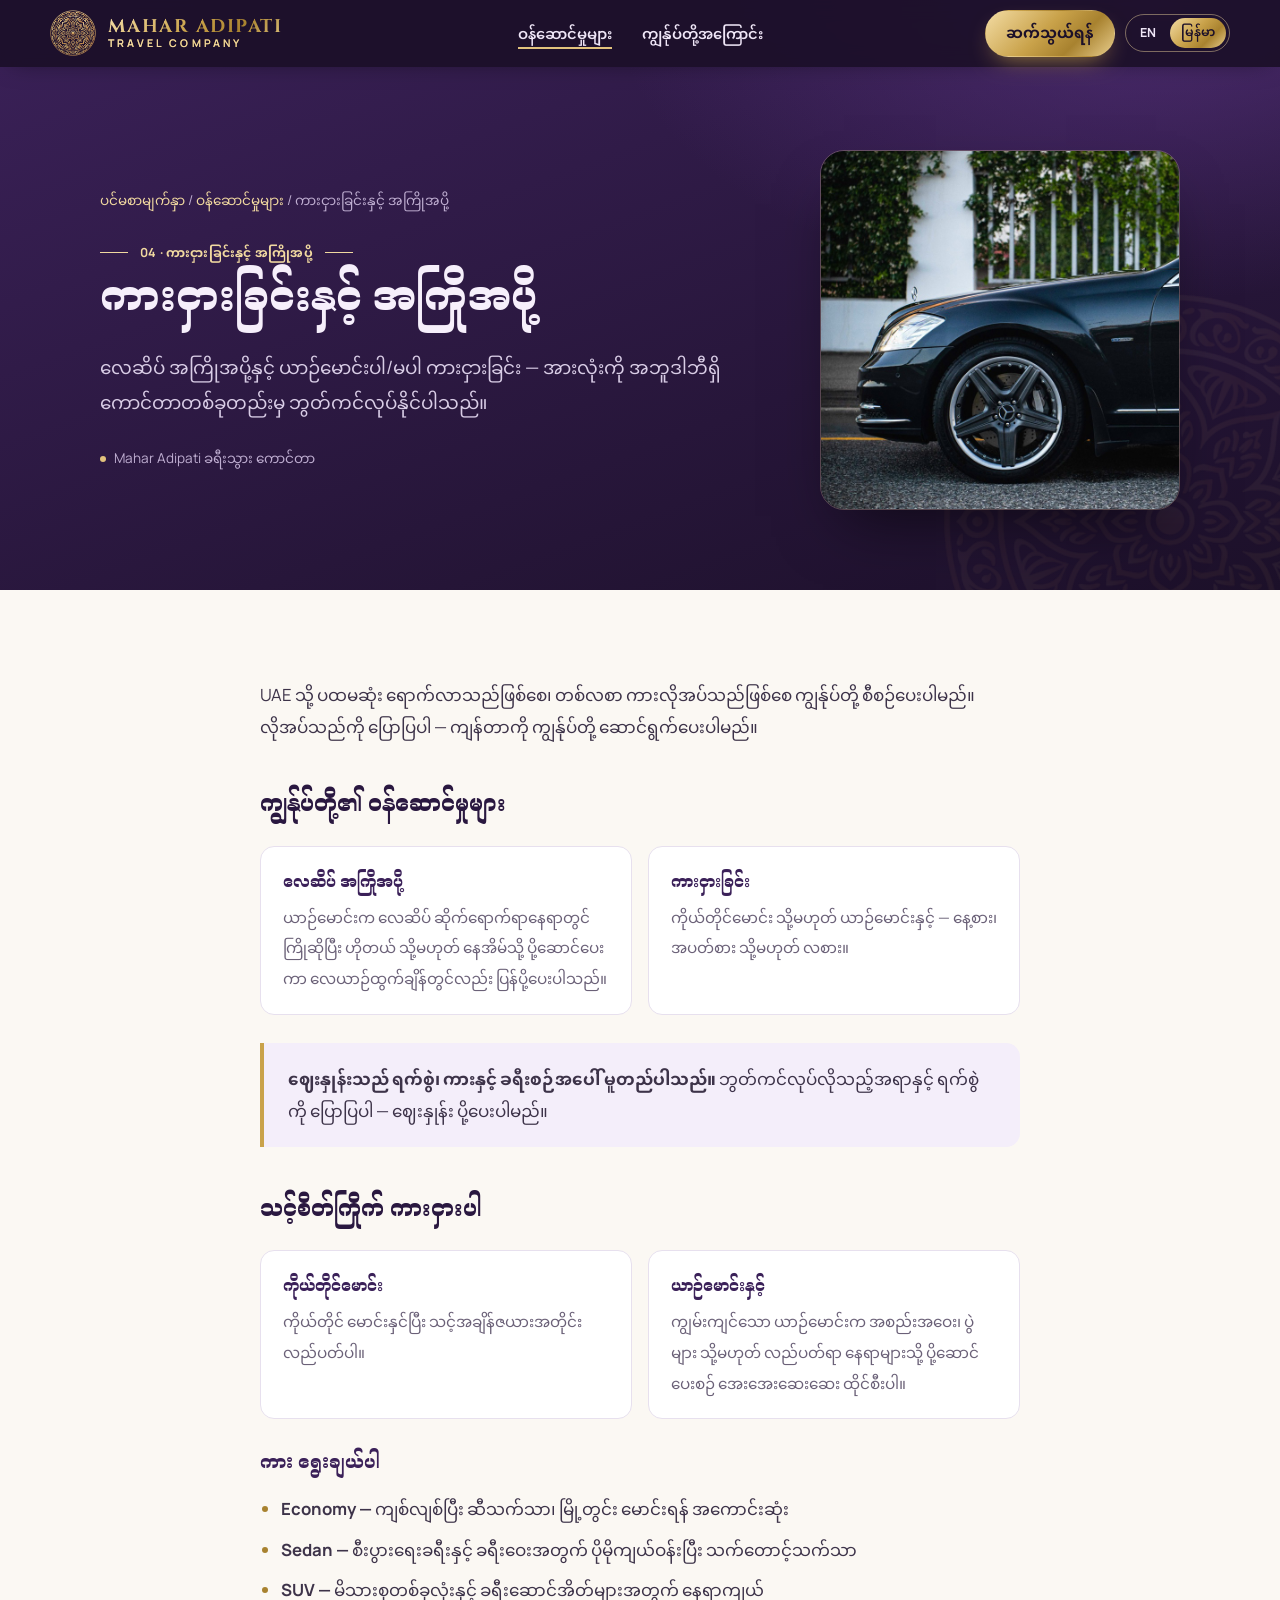
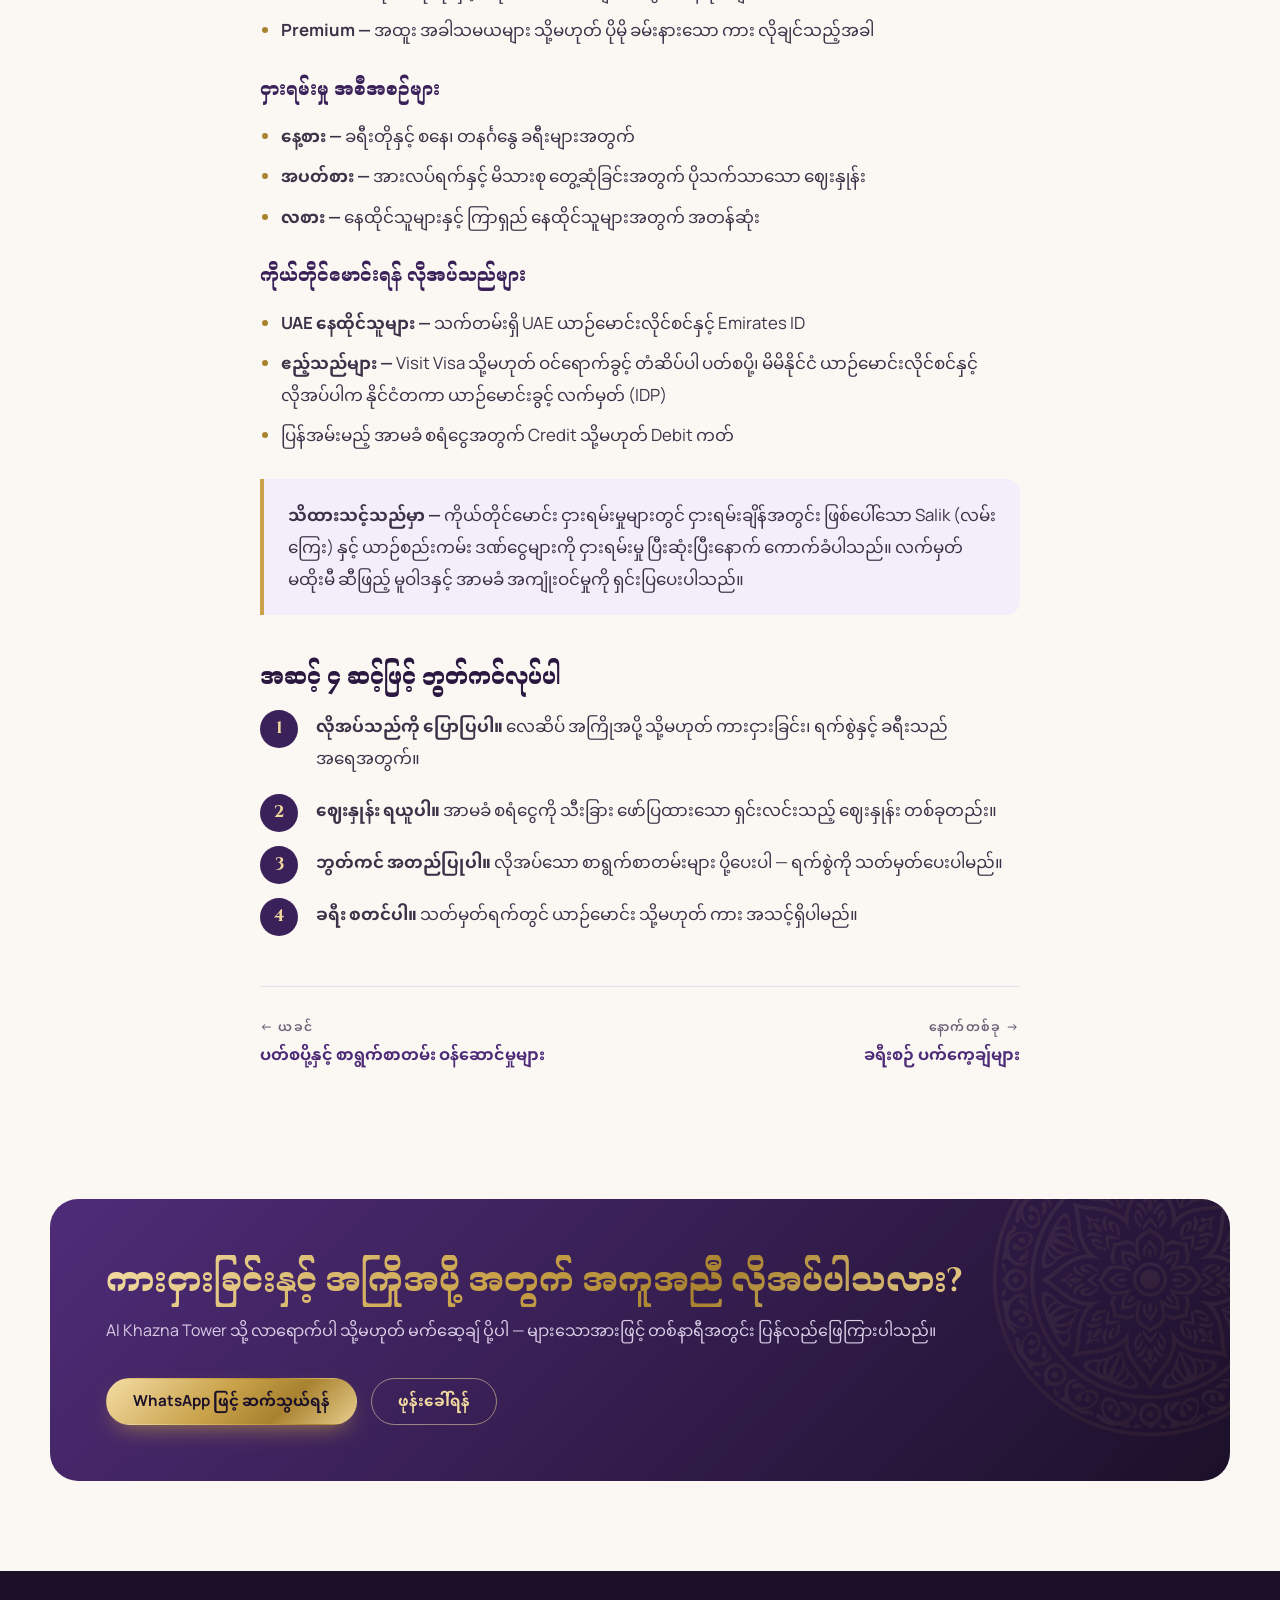
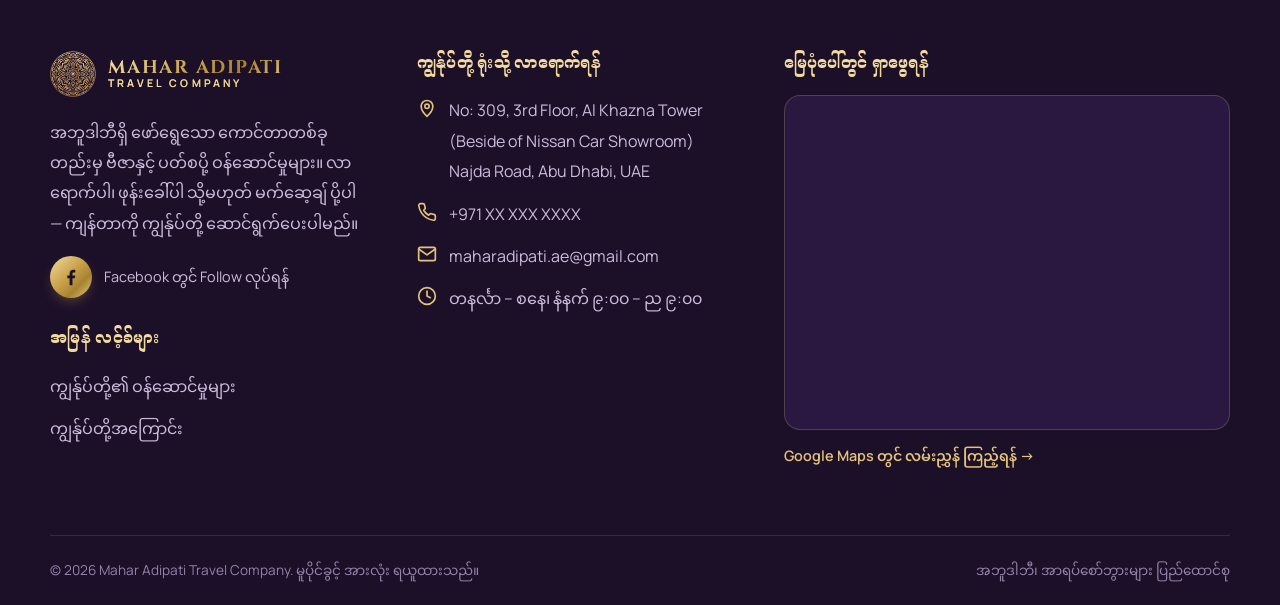
<file: my/services/car-rental.html>
<!DOCTYPE html>
<html lang="my">
<head>
  <meta charset="UTF-8">
  <meta name="viewport" content="width=device-width, initial-scale=1">
  <script>try{var l=localStorage.getItem("lang");if(l==="en")location.replace("/services/car-rental"+location.hash)}catch(e){}</script>
  <title>ကားငှားခြင်းနှင့် အကြိုအပို့ | Mahar Adipati Travel Company</title>
  <meta name="description" content="လေဆိပ် အကြိုအပို့နှင့် ယာဉ်မောင်းပါ/မပါ ကားငှားခြင်း — အားလုံးကို အဘူဒါဘီရှိ ကောင်တာတစ်ခုတည်းမှ ဘွတ်ကင်လုပ်နိုင်ပါသည်။">
  <link rel="alternate" hreflang="en" href="https://maharadipati.ae/services/car-rental">
  <link rel="alternate" hreflang="my" href="https://maharadipati.ae/my/services/car-rental">
  <link rel="alternate" hreflang="x-default" href="https://maharadipati.ae/services/car-rental">
  <link rel="icon" type="image/png" href="../../assets/favicon.png">
  <link rel="preconnect" href="https://fonts.googleapis.com">
  <link rel="preconnect" href="https://fonts.gstatic.com" crossorigin>
  <link href="https://fonts.googleapis.com/css2?family=Cinzel:wght@500;600;700&family=Manrope:wght@400;500;600;700&display=swap" rel="stylesheet">
  <link href="https://fonts.googleapis.com/css2?family=Noto+Sans+Myanmar:wght@400;500;600;700&family=Noto+Serif+Myanmar:wght@500;600;700&display=swap" rel="stylesheet">
  <link rel="stylesheet" href="../../styles.css">
</head>
<body>
  <header class="site-header solid">
    <div class="container nav">
      <a class="brand" href="/my/" aria-label="Mahar Adipati ပင်မစာမျက်နှာ">
        <img src="../../assets/logo-mark.png" alt="">
        <span class="brand-name gold-text">MAHAR ADIPATI<small>Travel Company</small></span>
      </a>
      <ul class="nav-links">
        <li><a href="/my/#services" class="active">ဝန်ဆောင်မှုများ</a></li>
        <li><a href="/my/#about">ကျွန်ုပ်တို့အကြောင်း</a></li>
        <li class="menu-lang"><div class="lang-switch" role="group" aria-label="ဘာသာစကား"><a href="/services/car-rental" lang="en" hreflang="en" data-lang-link="en">EN</a><a href="/my/services/car-rental" lang="my" hreflang="my" data-lang-link="my" class="active" aria-current="true">မြန်မာ</a></div></li>
      </ul>
      <div class="nav-actions">
        <a class="btn btn-gold nav-cta" href="/my/#contact">ဆက်သွယ်ရန်</a>
        <div class="lang-switch" role="group" aria-label="ဘာသာစကား"><a href="/services/car-rental" lang="en" hreflang="en" data-lang-link="en">EN</a><a href="/my/services/car-rental" lang="my" hreflang="my" data-lang-link="my" class="active" aria-current="true">မြန်မာ</a></div>
        <button class="menu-toggle" aria-label="မီနူး ဖွင့်ရန်" aria-expanded="false"><span></span><span></span><span></span></button>
      </div>
    </div>
  </header>

  <section class="article-hero">
    <img class="hero-pattern" src="../../assets/logo-mark.png" alt="">
    <div class="container article-hero-grid">
      <div>
        <div class="breadcrumb"><a href="/my/">ပင်မစာမျက်နှာ</a> / <a href="/my/#services">ဝန်ဆောင်မှုများ</a> / ကားငှားခြင်းနှင့် အကြိုအပို့</div>
        <span class="eyebrow" style="color:var(--gold-300)">04 · ကားငှားခြင်းနှင့် အကြိုအပို့</span>
        <h1 style="font-size:clamp(2rem,4.6vw,3.2rem)">ကားငှားခြင်းနှင့် အကြိုအပို့</h1>
        <p class="lead">လေဆိပ် အကြိုအပို့နှင့် ယာဉ်မောင်းပါ/မပါ ကားငှားခြင်း — အားလုံးကို အဘူဒါဘီရှိ ကောင်တာတစ်ခုတည်းမှ ဘွတ်ကင်လုပ်နိုင်ပါသည်။</p>
        <div class="article-meta"><span>Mahar Adipati ခရီးသွား ကောင်တာ</span></div>
      </div>
      <img class="article-hero-img" src="../../assets/services/car-rental.jpg" alt="Mahar Adipati Travel Company ၏ ကားငှားခြင်းနှင့် အကြိုအပို့" width="800" height="800">
    </div>
  </section>

  <article class="article">
    <div class="container">

      <p>UAE သို့ ပထမဆုံး ရောက်လာသည်ဖြစ်စေ၊ တစ်လစာ ကားလိုအပ်သည်ဖြစ်စေ ကျွန်ုပ်တို့ စီစဉ်ပေးပါမည်။ လိုအပ်သည်ကို ပြောပြပါ — ကျန်တာကို ကျွန်ုပ်တို့ ဆောင်ရွက်ပေးပါမည်။</p>

      <h2>ကျွန်ုပ်တို့၏ ဝန်ဆောင်မှုများ</h2>
      <div class="option-grid">
        <div class="option"><strong>လေဆိပ် အကြိုအပို့</strong><span>ယာဉ်မောင်းက လေဆိပ် ဆိုက်ရောက်ရာနေရာတွင် ကြိုဆိုပြီး ဟိုတယ် သို့မဟုတ် နေအိမ်သို့ ပို့ဆောင်ပေးကာ လေယာဉ်ထွက်ချိန်တွင်လည်း ပြန်ပို့ပေးပါသည်။</span></div>
        <div class="option"><strong>ကားငှားခြင်း</strong><span>ကိုယ်တိုင်မောင်း သို့မဟုတ် ယာဉ်မောင်းနှင့် — နေ့စား၊ အပတ်စား သို့မဟုတ် လစား။</span></div>
      </div>
      <div class="callout"><p><strong>ဈေးနှုန်းသည် ရက်စွဲ၊ ကားနှင့် ခရီးစဉ်အပေါ် မူတည်ပါသည်။</strong> ဘွတ်ကင်လုပ်လိုသည့်အရာနှင့် ရက်စွဲကို ပြောပြပါ — ဈေးနှုန်း ပို့ပေးပါမည်။</p></div>

      <h2>သင့်စိတ်ကြိုက် ကားငှားပါ</h2>
      <div class="option-grid">
        <div class="option"><strong>ကိုယ်တိုင်မောင်း</strong><span>ကိုယ်တိုင် မောင်းနှင်ပြီး သင့်အချိန်ဇယားအတိုင်း လည်ပတ်ပါ။</span></div>
        <div class="option"><strong>ယာဉ်မောင်းနှင့်</strong><span>ကျွမ်းကျင်သော ယာဉ်မောင်းက အစည်းအဝေး၊ ပွဲများ သို့မဟုတ် လည်ပတ်ရာ နေရာများသို့ ပို့ဆောင်ပေးစဉ် အေးအေးဆေးဆေး ထိုင်စီးပါ။</span></div>
      </div>

      <h3>ကား ရွေးချယ်ပါ</h3>
      <ul>
        <li><strong>Economy —</strong> ကျစ်လျစ်ပြီး ဆီသက်သာ၊ မြို့တွင်း မောင်းရန် အကောင်းဆုံး</li>
        <li><strong>Sedan —</strong> စီးပွားရေးခရီးနှင့် ခရီးဝေးအတွက် ပိုမိုကျယ်ဝန်းပြီး သက်တောင့်သက်သာ</li>
        <li><strong>SUV —</strong> မိသားစုတစ်ခုလုံးနှင့် ခရီးဆောင်အိတ်များအတွက် နေရာကျယ်</li>
        <li><strong>Premium —</strong> အထူး အခါသမယများ သို့မဟုတ် ပိုမို ခမ်းနားသော ကား လိုချင်သည့်အခါ</li>
      </ul>

      <h3>ငှားရမ်းမှု အစီအစဉ်များ</h3>
      <ul>
        <li><strong>နေ့စား —</strong> ခရီးတိုနှင့် စနေ၊ တနင်္ဂနွေ ခရီးများအတွက်</li>
        <li><strong>အပတ်စား —</strong> အားလပ်ရက်နှင့် မိသားစု တွေ့ဆုံခြင်းအတွက် ပိုသက်သာသော ဈေးနှုန်း</li>
        <li><strong>လစား —</strong> နေထိုင်သူများနှင့် ကြာရှည် နေထိုင်သူများအတွက် အတန်ဆုံး</li>
      </ul>

      <h3>ကိုယ်တိုင်မောင်းရန် လိုအပ်သည်များ</h3>
      <ul>
        <li><strong>UAE နေထိုင်သူများ —</strong> သက်တမ်းရှိ UAE ယာဉ်မောင်းလိုင်စင်နှင့် Emirates ID</li>
        <li><strong>ဧည့်သည်များ —</strong> Visit Visa သို့မဟုတ် ဝင်ရောက်ခွင့် တံဆိပ်ပါ ပတ်စပို့၊ မိမိနိုင်ငံ ယာဉ်မောင်းလိုင်စင်နှင့် လိုအပ်ပါက နိုင်ငံတကာ ယာဉ်မောင်းခွင့် လက်မှတ် (IDP)</li>
        <li>ပြန်အမ်းမည့် အာမခံ စရံငွေအတွက် Credit သို့မဟုတ် Debit ကတ်</li>
      </ul>
      <div class="callout"><p><strong>သိထားသင့်သည်မှာ —</strong> ကိုယ်တိုင်မောင်း ငှားရမ်းမှုများတွင် ငှားရမ်းချိန်အတွင်း ဖြစ်ပေါ်သော Salik (လမ်းကြေး) နှင့် ယာဉ်စည်းကမ်း ဒဏ်ငွေများကို ငှားရမ်းမှု ပြီးဆုံးပြီးနောက် ကောက်ခံပါသည်။ လက်မှတ် မထိုးမီ ဆီဖြည့် မူဝါဒနှင့် အာမခံ အကျုံးဝင်မှုကို ရှင်းပြပေးပါသည်။</p></div>

      <h2>အဆင့် ၄ ဆင့်ဖြင့် ဘွတ်ကင်လုပ်ပါ</h2>
      <ol class="steps">
        <li><strong>လိုအပ်သည်ကို ပြောပြပါ။</strong> လေဆိပ် အကြိုအပို့ သို့မဟုတ် ကားငှားခြင်း၊ ရက်စွဲနှင့် ခရီးသည် အရေအတွက်။</li>
        <li><strong>ဈေးနှုန်း ရယူပါ။</strong> အာမခံ စရံငွေကို သီးခြား ဖော်ပြထားသော ရှင်းလင်းသည့် ဈေးနှုန်း တစ်ခုတည်း။</li>
        <li><strong>ဘွတ်ကင် အတည်ပြုပါ။</strong> လိုအပ်သော စာရွက်စာတမ်းများ ပို့ပေးပါ — ရက်စွဲကို သတ်မှတ်ပေးပါမည်။</li>
        <li><strong>ခရီး စတင်ပါ။</strong> သတ်မှတ်ရက်တွင် ယာဉ်မောင်း သို့မဟုတ် ကား အသင့်ရှိပါမည်။</li>
      </ol>

      <div class="article-nav"><a href="/my/services/passport-renewal"><small>← ယခင်</small>ပတ်စပို့နှင့် စာရွက်စာတမ်း ဝန်ဆောင်မှုများ</a><a href="/my/services/tour-packages" style="text-align:right"><small>နောက်တစ်ခု →</small>ခရီးစဉ် ပက်ကေ့ချ်များ</a></div>
    </div>
  </article>

  <section class="cta">
    <div class="container">
      <div class="cta-box reveal">
        <div>
          <h2 class="gold-text">ကားငှားခြင်းနှင့် အကြိုအပို့ အတွက် အကူအညီ လိုအပ်ပါသလား?</h2>
          <p>Al Khazna Tower သို့ လာရောက်ပါ သို့မဟုတ် မက်ဆေ့ချ် ပို့ပါ — များသောအားဖြင့် တစ်နာရီအတွင်း ပြန်လည်ဖြေကြားပါသည်။</p>
        </div>
        <div class="hero-actions">
          <a class="btn btn-gold" href="https://wa.me/971XXXXXXXXX" target="_blank" rel="noopener">WhatsApp ဖြင့် ဆက်သွယ်ရန်</a>
          <a class="btn btn-ghost" href="tel:+971XXXXXXXXX">ဖုန်းခေါ်ရန်</a>
        </div>
      </div>
    </div>
  </section>
  <footer class="site-footer" id="contact">
    <div class="container footer-grid">
      <div>
        <a class="brand" href="/my/">
          <img src="../../assets/logo-mark.png" alt="">
          <span class="brand-name gold-text">MAHAR ADIPATI<small>Travel Company</small></span>
        </a>
        <p style="margin-top:20px">အဘူဒါဘီရှိ ဖော်ရွေသော ကောင်တာတစ်ခုတည်းမှ ဗီဇာနှင့် ပတ်စပို့ ဝန်ဆောင်မှုများ။ လာရောက်ပါ၊ ဖုန်းခေါ်ပါ သို့မဟုတ် မက်ဆေ့ချ် ပို့ပါ — ကျန်တာကို ကျွန်ုပ်တို့ ဆောင်ရွက်ပေးပါမည်။</p>
        <div class="social">
          <a class="social-fb" href="https://www.facebook.com/profile.php?id=61595465272587" target="_blank" rel="noopener" aria-label="Facebook ပေါ်ရှိ Mahar Adipati (တဘ်အသစ်တွင် ဖွင့်ပါမည်)"><svg viewBox="0 0 24 24" fill="currentColor" aria-hidden="true"><path d="M13.6 21v-7.6h2.6l.4-3h-3V8.5c0-.9.3-1.5 1.5-1.5H16.7V4.3c-.3 0-1.2-.1-2.3-.1-2.3 0-3.9 1.4-3.9 4v2.2H8v3h2.5V21h3.1z"/></svg></a>
          <span>Facebook တွင် Follow လုပ်ရန်</span>
        </div>
        <h4 style="margin-top:28px">အမြန် လင့်ခ်များ</h4>
        <ul class="footer-list">
          <li><a href="/my/#services">ကျွန်ုပ်တို့၏ ဝန်ဆောင်မှုများ</a></li>
          <li><a href="/my/#about">ကျွန်ုပ်တို့အကြောင်း</a></li>
        </ul>
      </div>
      <div>
        <h4>ကျွန်ုပ်တို့ ရုံးသို့ လာရောက်ရန်</h4>
        <ul class="footer-list">
          <li class="contact-line"><svg viewBox="0 0 24 24" fill="none" stroke="currentColor" stroke-width="2" stroke-linecap="round" stroke-linejoin="round"><path d="M12 22s7-6.2 7-12a7 7 0 0 0-14 0c0 5.8 7 12 7 12z"/><circle cx="12" cy="10" r="2.6"/></svg><span>No: 309, 3rd Floor, Al Khazna Tower<br>(Beside of Nissan Car Showroom)<br>Najda Road, Abu Dhabi, UAE</span></li>
          <li class="contact-line"><svg viewBox="0 0 24 24" fill="none" stroke="currentColor" stroke-width="2" stroke-linecap="round" stroke-linejoin="round"><path d="M22 16.9v3a2 2 0 0 1-2.2 2 19.8 19.8 0 0 1-8.6-3.1 19.5 19.5 0 0 1-6-6A19.8 19.8 0 0 1 2.1 4.2 2 2 0 0 1 4.1 2h3a2 2 0 0 1 2 1.7c.1 1 .4 1.9.7 2.8a2 2 0 0 1-.5 2.1L8 9.9a16 16 0 0 0 6 6l1.3-1.3a2 2 0 0 1 2.1-.4c.9.3 1.8.6 2.8.7a2 2 0 0 1 1.7 2z"/></svg><a href="tel:+971XXXXXXXXX">+971 XX XXX XXXX</a></li>
          <li class="contact-line"><svg viewBox="0 0 24 24" fill="none" stroke="currentColor" stroke-width="2" stroke-linecap="round" stroke-linejoin="round"><rect x="2" y="4" width="20" height="16" rx="2"/><path d="m22 6-10 7L2 6"/></svg><a href="mailto:maharadipati.ae@gmail.com">maharadipati.ae@gmail.com</a></li>
          <li class="contact-line"><svg viewBox="0 0 24 24" fill="none" stroke="currentColor" stroke-width="2" stroke-linecap="round" stroke-linejoin="round"><circle cx="12" cy="12" r="10"/><path d="M12 6v6l4 2"/></svg><span>တနင်္လာ – စနေ၊ နံနက် ၉:၀၀ – ည ၉:၀၀</span></li>
        </ul>
      </div>
      <div>
        <h4>မြေပုံပေါ်တွင် ရှာဖွေရန်</h4>
        <div class="map-wrap">
          <iframe src="https://maps.google.com/maps?q=Al%20Khazna%20Tower%2C%20Abu%20Dhabi&z=16&output=embed" title="Google Maps ပေါ်ရှိ Mahar Adipati ရုံးတည်နေရာ" loading="lazy" referrerpolicy="no-referrer-when-downgrade" allowfullscreen></iframe>
        </div>
        <a class="map-link" href="https://www.google.com/maps/search/?api=1&query=Al+Khazna+Tower+Abu+Dhabi" target="_blank" rel="noopener">Google Maps တွင် လမ်းညွှန် ကြည့်ရန် →</a>
      </div>
    </div>
    <div class="container footer-bottom">
      <span>© <span data-year>2026</span> Mahar Adipati Travel Company. မူပိုင်ခွင့် အားလုံး ရယူထားသည်။</span>
      <span>အဘူဒါဘီ၊ အာရပ်စော်ဘွားများ ပြည်ထောင်စု</span>
    </div>
  </footer>
  <script src="../../script.js"></script>
</body>
</html>
</file>
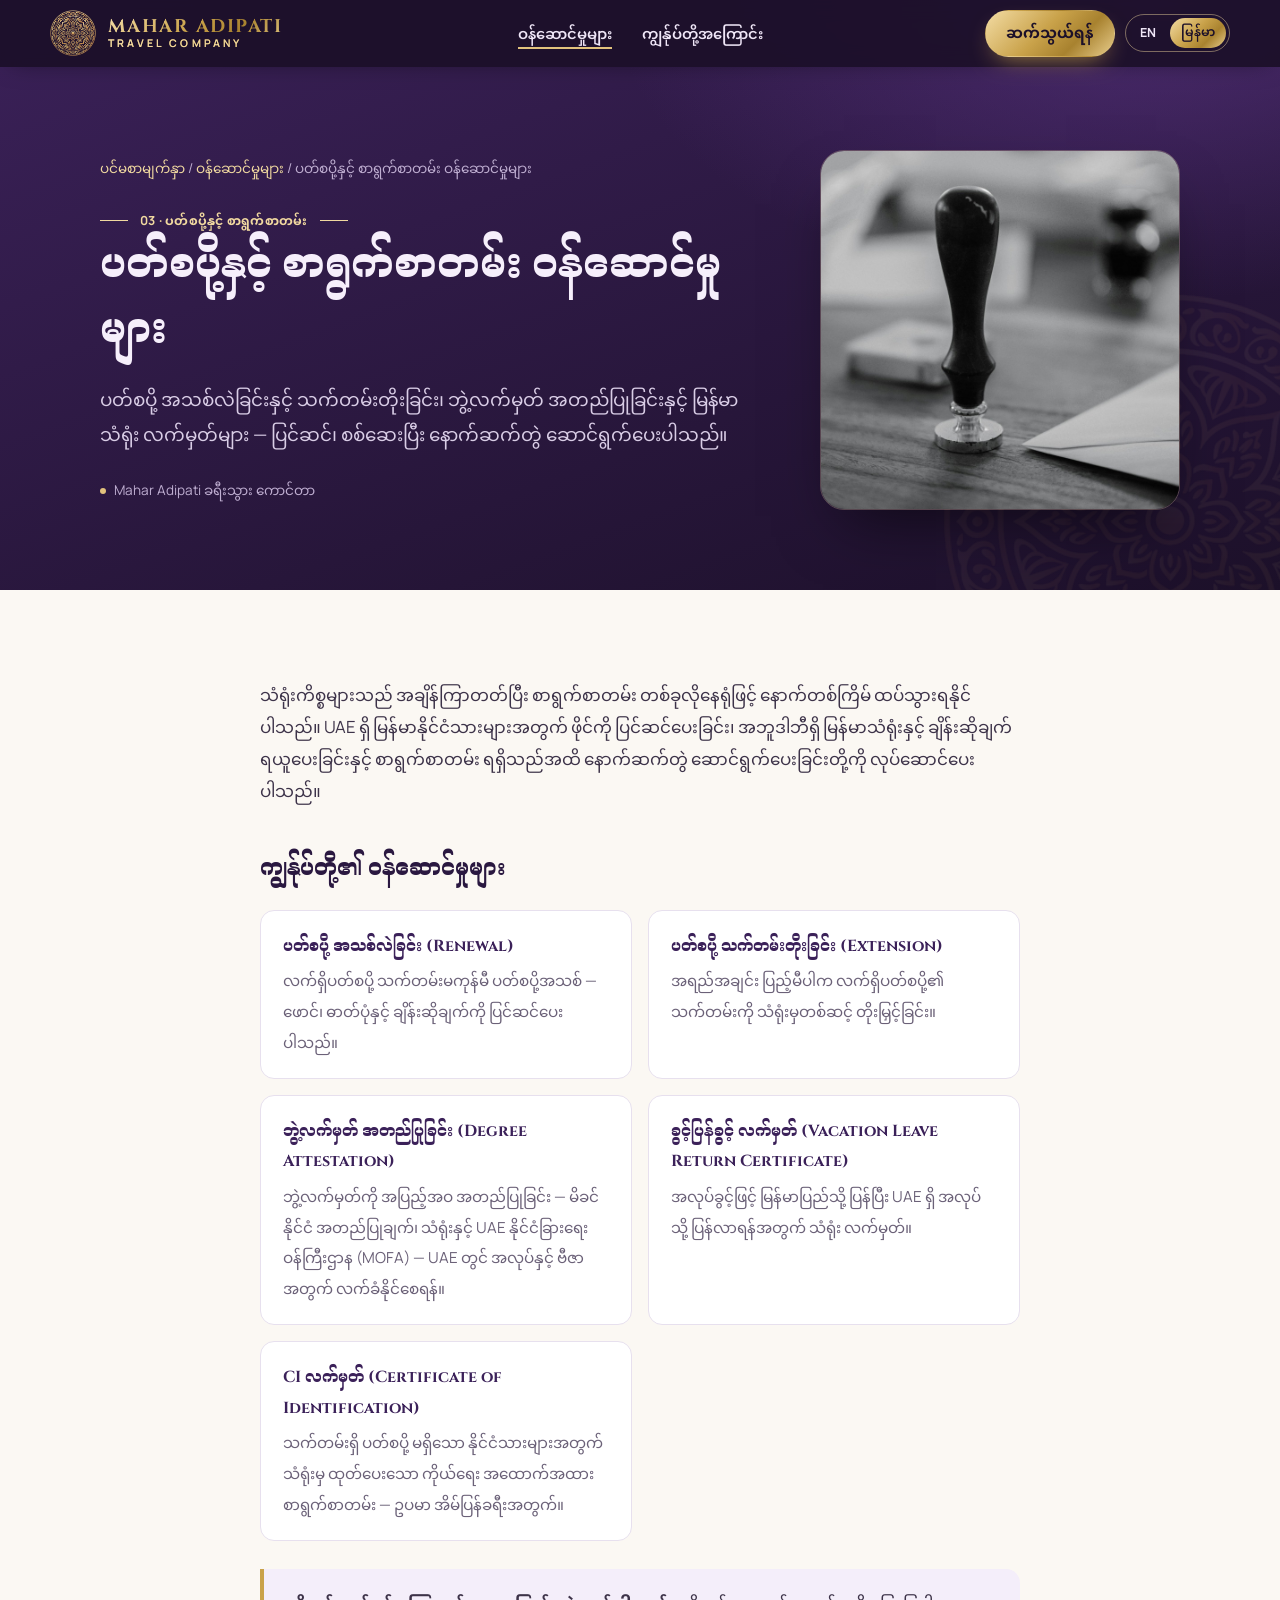
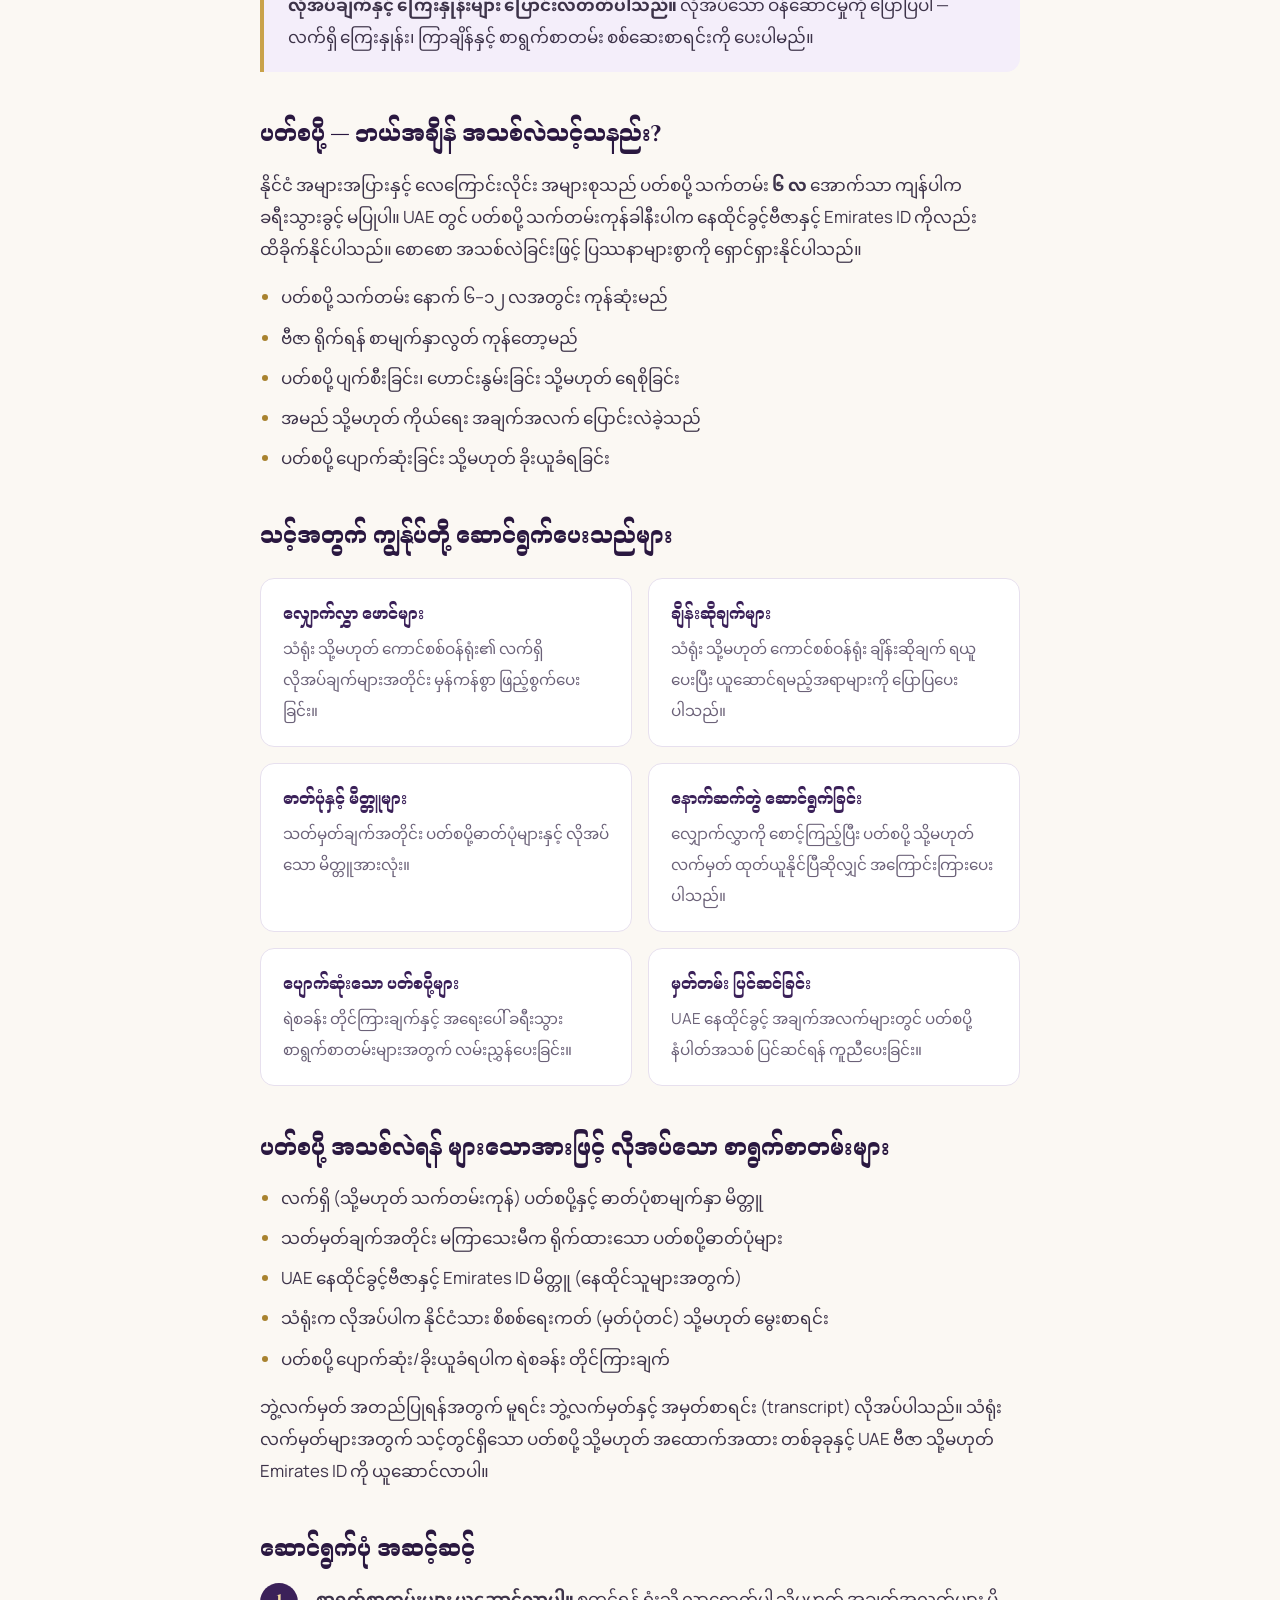
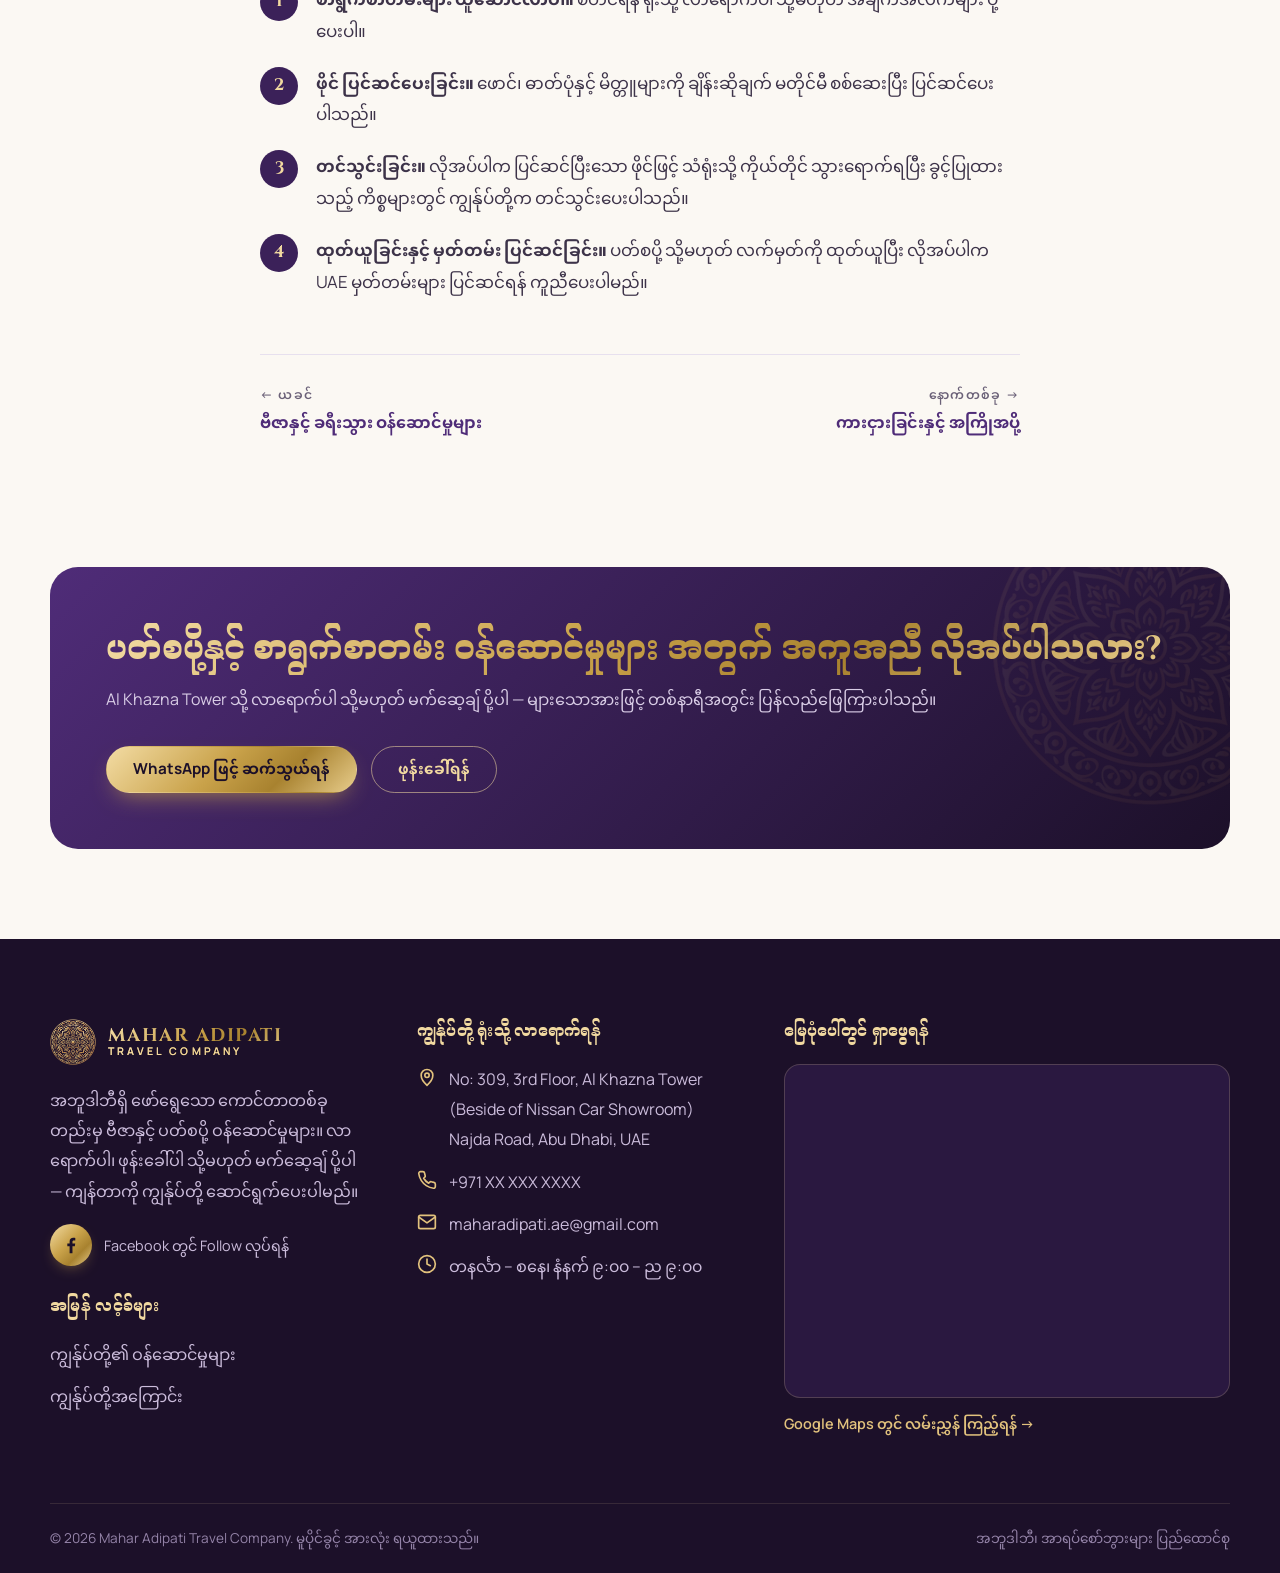
<file: my/services/passport-renewal.html>
<!DOCTYPE html>
<html lang="my">
<head>
  <meta charset="UTF-8">
  <meta name="viewport" content="width=device-width, initial-scale=1">
  <script>try{var l=localStorage.getItem("lang");if(l==="en")location.replace("/services/passport-renewal"+location.hash)}catch(e){}</script>
  <title>ပတ်စပို့နှင့် စာရွက်စာတမ်း ဝန်ဆောင်မှုများ | Mahar Adipati Travel Company</title>
  <meta name="description" content="ပတ်စပို့ အသစ်လဲခြင်းနှင့် သက်တမ်းတိုးခြင်း၊ ဘွဲ့လက်မှတ် အတည်ပြုခြင်းနှင့် မြန်မာသံရုံး လက်မှတ်များ — ပြင်ဆင်၊ စစ်ဆေးပြီး နောက်ဆက်တွဲ ဆောင်ရွက်ပေးပါသည်။">
  <link rel="alternate" hreflang="en" href="https://maharadipati.ae/services/passport-renewal">
  <link rel="alternate" hreflang="my" href="https://maharadipati.ae/my/services/passport-renewal">
  <link rel="alternate" hreflang="x-default" href="https://maharadipati.ae/services/passport-renewal">
  <link rel="icon" type="image/png" href="../../assets/favicon.png">
  <link rel="preconnect" href="https://fonts.googleapis.com">
  <link rel="preconnect" href="https://fonts.gstatic.com" crossorigin>
  <link href="https://fonts.googleapis.com/css2?family=Cinzel:wght@500;600;700&family=Manrope:wght@400;500;600;700&display=swap" rel="stylesheet">
  <link href="https://fonts.googleapis.com/css2?family=Noto+Sans+Myanmar:wght@400;500;600;700&family=Noto+Serif+Myanmar:wght@500;600;700&display=swap" rel="stylesheet">
  <link rel="stylesheet" href="../../styles.css">
</head>
<body>
  <header class="site-header solid">
    <div class="container nav">
      <a class="brand" href="/my/" aria-label="Mahar Adipati ပင်မစာမျက်နှာ">
        <img src="../../assets/logo-mark.png" alt="">
        <span class="brand-name gold-text">MAHAR ADIPATI<small>Travel Company</small></span>
      </a>
      <ul class="nav-links">
        <li><a href="/my/#services" class="active">ဝန်ဆောင်မှုများ</a></li>
        <li><a href="/my/#about">ကျွန်ုပ်တို့အကြောင်း</a></li>
        <li class="menu-lang"><div class="lang-switch" role="group" aria-label="ဘာသာစကား"><a href="/services/passport-renewal" lang="en" hreflang="en" data-lang-link="en">EN</a><a href="/my/services/passport-renewal" lang="my" hreflang="my" data-lang-link="my" class="active" aria-current="true">မြန်မာ</a></div></li>
      </ul>
      <div class="nav-actions">
        <a class="btn btn-gold nav-cta" href="/my/#contact">ဆက်သွယ်ရန်</a>
        <div class="lang-switch" role="group" aria-label="ဘာသာစကား"><a href="/services/passport-renewal" lang="en" hreflang="en" data-lang-link="en">EN</a><a href="/my/services/passport-renewal" lang="my" hreflang="my" data-lang-link="my" class="active" aria-current="true">မြန်မာ</a></div>
        <button class="menu-toggle" aria-label="မီနူး ဖွင့်ရန်" aria-expanded="false"><span></span><span></span><span></span></button>
      </div>
    </div>
  </header>

  <section class="article-hero">
    <img class="hero-pattern" src="../../assets/logo-mark.png" alt="">
    <div class="container article-hero-grid">
      <div>
        <div class="breadcrumb"><a href="/my/">ပင်မစာမျက်နှာ</a> / <a href="/my/#services">ဝန်ဆောင်မှုများ</a> / ပတ်စပို့နှင့် စာရွက်စာတမ်း ဝန်ဆောင်မှုများ</div>
        <span class="eyebrow" style="color:var(--gold-300)">03 · ပတ်စပို့နှင့် စာရွက်စာတမ်း</span>
        <h1 style="font-size:clamp(2rem,4.6vw,3.2rem)">ပတ်စပို့နှင့် စာရွက်စာတမ်း ဝန်ဆောင်မှုများ</h1>
        <p class="lead">ပတ်စပို့ အသစ်လဲခြင်းနှင့် သက်တမ်းတိုးခြင်း၊ ဘွဲ့လက်မှတ် အတည်ပြုခြင်းနှင့် မြန်မာသံရုံး လက်မှတ်များ — ပြင်ဆင်၊ စစ်ဆေးပြီး နောက်ဆက်တွဲ ဆောင်ရွက်ပေးပါသည်။</p>
        <div class="article-meta"><span>Mahar Adipati ခရီးသွား ကောင်တာ</span></div>
      </div>
      <img class="article-hero-img" src="../../assets/services/passport-renewal.jpg" alt="Mahar Adipati Travel Company ၏ ပတ်စပို့နှင့် စာရွက်စာတမ်း ဝန်ဆောင်မှုများ" width="800" height="800">
    </div>
  </section>

  <article class="article">
    <div class="container">

      <p>သံရုံးကိစ္စများသည် အချိန်ကြာတတ်ပြီး စာရွက်စာတမ်း တစ်ခုလိုနေရုံဖြင့် နောက်တစ်ကြိမ် ထပ်သွားရနိုင်ပါသည်။ UAE ရှိ မြန်မာနိုင်ငံသားများအတွက် ဖိုင်ကို ပြင်ဆင်ပေးခြင်း၊ အဘူဒါဘီရှိ မြန်မာသံရုံးနှင့် ချိန်းဆိုချက် ရယူပေးခြင်းနှင့် စာရွက်စာတမ်း ရရှိသည်အထိ နောက်ဆက်တွဲ ဆောင်ရွက်ပေးခြင်းတို့ကို လုပ်ဆောင်ပေးပါသည်။</p>

      <h2>ကျွန်ုပ်တို့၏ ဝန်ဆောင်မှုများ</h2>
      <div class="option-grid">
        <div class="option"><strong>ပတ်စပို့ အသစ်လဲခြင်း (Renewal)</strong><span>လက်ရှိပတ်စပို့ သက်တမ်းမကုန်မီ ပတ်စပို့အသစ် — ဖောင်၊ ဓာတ်ပုံနှင့် ချိန်းဆိုချက်ကို ပြင်ဆင်ပေးပါသည်။</span></div>
        <div class="option"><strong>ပတ်စပို့ သက်တမ်းတိုးခြင်း (Extension)</strong><span>အရည်အချင်း ပြည့်မီပါက လက်ရှိပတ်စပို့၏ သက်တမ်းကို သံရုံးမှတစ်ဆင့် တိုးမြှင့်ခြင်း။</span></div>
        <div class="option"><strong>ဘွဲ့လက်မှတ် အတည်ပြုခြင်း (Degree Attestation)</strong><span>ဘွဲ့လက်မှတ်ကို အပြည့်အဝ အတည်ပြုခြင်း — မိခင်နိုင်ငံ အတည်ပြုချက်၊ သံရုံးနှင့် UAE နိုင်ငံခြားရေး ဝန်ကြီးဌာန (MOFA) — UAE တွင် အလုပ်နှင့် ဗီဇာအတွက် လက်ခံနိုင်စေရန်။</span></div>
        <div class="option"><strong>ခွင့်ပြန်ခွင့် လက်မှတ် (Vacation Leave Return Certificate)</strong><span>အလုပ်ခွင့်ဖြင့် မြန်မာပြည်သို့ ပြန်ပြီး UAE ရှိ အလုပ်သို့ ပြန်လာရန်အတွက် သံရုံး လက်မှတ်။</span></div>
        <div class="option"><strong>CI လက်မှတ် (Certificate of Identification)</strong><span>သက်တမ်းရှိ ပတ်စပို့ မရှိသော နိုင်ငံသားများအတွက် သံရုံးမှ ထုတ်ပေးသော ကိုယ်ရေး အထောက်အထား စာရွက်စာတမ်း — ဥပမာ အိမ်ပြန်ခရီးအတွက်။</span></div>
      </div>
      <div class="callout"><p><strong>လိုအပ်ချက်နှင့် ကြေးနှုန်းများ ပြောင်းလဲတတ်ပါသည်။</strong> လိုအပ်သော ဝန်ဆောင်မှုကို ပြောပြပါ — လက်ရှိ ကြေးနှုန်း၊ ကြာချိန်နှင့် စာရွက်စာတမ်း စစ်ဆေးစာရင်းကို ပေးပါမည်။</p></div>

      <h2>ပတ်စပို့ — ဘယ်အချိန် အသစ်လဲသင့်သနည်း?</h2>
      <p>နိုင်ငံ အများအပြားနှင့် လေကြောင်းလိုင်း အများစုသည် ပတ်စပို့ သက်တမ်း <strong>၆ လ</strong> အောက်သာ ကျန်ပါက ခရီးသွားခွင့် မပြုပါ။ UAE တွင် ပတ်စပို့ သက်တမ်းကုန်ခါနီးပါက နေထိုင်ခွင့်ဗီဇာနှင့် Emirates ID ကိုလည်း ထိခိုက်နိုင်ပါသည်။ စောစော အသစ်လဲခြင်းဖြင့် ပြဿနာများစွာကို ရှောင်ရှားနိုင်ပါသည်။</p>

      <ul>
        <li>ပတ်စပို့ သက်တမ်း နောက် ၆–၁၂ လအတွင်း ကုန်ဆုံးမည်</li>
        <li>ဗီဇာ ရိုက်ရန် စာမျက်နှာလွတ် ကုန်တော့မည်</li>
        <li>ပတ်စပို့ ပျက်စီးခြင်း၊ ဟောင်းနွမ်းခြင်း သို့မဟုတ် ရေစိုခြင်း</li>
        <li>အမည် သို့မဟုတ် ကိုယ်ရေး အချက်အလက် ပြောင်းလဲခဲ့သည်</li>
        <li>ပတ်စပို့ ပျောက်ဆုံးခြင်း သို့မဟုတ် ခိုးယူခံရခြင်း</li>
      </ul>

      <h2>သင့်အတွက် ကျွန်ုပ်တို့ ဆောင်ရွက်ပေးသည်များ</h2>
      <div class="option-grid">
        <div class="option"><strong>လျှောက်လွှာ ဖောင်များ</strong><span>သံရုံး သို့မဟုတ် ကောင်စစ်ဝန်ရုံး၏ လက်ရှိ လိုအပ်ချက်များအတိုင်း မှန်ကန်စွာ ဖြည့်စွက်ပေးခြင်း။</span></div>
        <div class="option"><strong>ချိန်းဆိုချက်များ</strong><span>သံရုံး သို့မဟုတ် ကောင်စစ်ဝန်ရုံး ချိန်းဆိုချက် ရယူပေးပြီး ယူဆောင်ရမည့်အရာများကို ပြောပြပေးပါသည်။</span></div>
        <div class="option"><strong>ဓာတ်ပုံနှင့် မိတ္တူများ</strong><span>သတ်မှတ်ချက်အတိုင်း ပတ်စပို့ဓာတ်ပုံများနှင့် လိုအပ်သော မိတ္တူအားလုံး။</span></div>
        <div class="option"><strong>နောက်ဆက်တွဲ ဆောင်ရွက်ခြင်း</strong><span>လျှောက်လွှာကို စောင့်ကြည့်ပြီး ပတ်စပို့ သို့မဟုတ် လက်မှတ် ထုတ်ယူနိုင်ပြီဆိုလျှင် အကြောင်းကြားပေးပါသည်။</span></div>
        <div class="option"><strong>ပျောက်ဆုံးသော ပတ်စပို့များ</strong><span>ရဲစခန်း တိုင်ကြားချက်နှင့် အရေးပေါ် ခရီးသွား စာရွက်စာတမ်းများအတွက် လမ်းညွှန်ပေးခြင်း။</span></div>
        <div class="option"><strong>မှတ်တမ်း ပြင်ဆင်ခြင်း</strong><span>UAE နေထိုင်ခွင့် အချက်အလက်များတွင် ပတ်စပို့ နံပါတ်အသစ် ပြင်ဆင်ရန် ကူညီပေးခြင်း။</span></div>
      </div>

      <h2>ပတ်စပို့ အသစ်လဲရန် များသောအားဖြင့် လိုအပ်သော စာရွက်စာတမ်းများ</h2>
      <ul>
        <li>လက်ရှိ (သို့မဟုတ် သက်တမ်းကုန်) ပတ်စပို့နှင့် ဓာတ်ပုံစာမျက်နှာ မိတ္တူ</li>
        <li>သတ်မှတ်ချက်အတိုင်း မကြာသေးမီက ရိုက်ထားသော ပတ်စပို့ဓာတ်ပုံများ</li>
        <li>UAE နေထိုင်ခွင့်ဗီဇာနှင့် Emirates ID မိတ္တူ (နေထိုင်သူများအတွက်)</li>
        <li>သံရုံးက လိုအပ်ပါက နိုင်ငံသား စိစစ်ရေးကတ် (မှတ်ပုံတင်) သို့မဟုတ် မွေးစာရင်း</li>
        <li>ပတ်စပို့ ပျောက်ဆုံး/ခိုးယူခံရပါက ရဲစခန်း တိုင်ကြားချက်</li>
      </ul>
      <p>ဘွဲ့လက်မှတ် အတည်ပြုရန်အတွက် မူရင်း ဘွဲ့လက်မှတ်နှင့် အမှတ်စာရင်း (transcript) လိုအပ်ပါသည်။ သံရုံး လက်မှတ်များအတွက် သင့်တွင်ရှိသော ပတ်စပို့ သို့မဟုတ် အထောက်အထား တစ်ခုခုနှင့် UAE ဗီဇာ သို့မဟုတ် Emirates ID ကို ယူဆောင်လာပါ။</p>

      <h2>ဆောင်ရွက်ပုံ အဆင့်ဆင့်</h2>
      <ol class="steps">
        <li><strong>စာရွက်စာတမ်းများ ယူဆောင်လာပါ။</strong> စတင်ရန် ရုံးသို့ လာရောက်ပါ သို့မဟုတ် အချက်အလက်များ ပို့ပေးပါ။</li>
        <li><strong>ဖိုင် ပြင်ဆင်ပေးခြင်း။</strong> ဖောင်၊ ဓာတ်ပုံနှင့် မိတ္တူများကို ချိန်းဆိုချက် မတိုင်မီ စစ်ဆေးပြီး ပြင်ဆင်ပေးပါသည်။</li>
        <li><strong>တင်သွင်းခြင်း။</strong> လိုအပ်ပါက ပြင်ဆင်ပြီးသော ဖိုင်ဖြင့် သံရုံးသို့ ကိုယ်တိုင် သွားရောက်ရပြီး ခွင့်ပြုထားသည့် ကိစ္စများတွင် ကျွန်ုပ်တို့က တင်သွင်းပေးပါသည်။</li>
        <li><strong>ထုတ်ယူခြင်းနှင့် မှတ်တမ်း ပြင်ဆင်ခြင်း။</strong> ပတ်စပို့ သို့မဟုတ် လက်မှတ်ကို ထုတ်ယူပြီး လိုအပ်ပါက UAE မှတ်တမ်းများ ပြင်ဆင်ရန် ကူညီပေးပါမည်။</li>
      </ol>

      <div class="article-nav"><a href="/my/services/visas"><small>← ယခင်</small>ဗီဇာနှင့် ခရီးသွား ဝန်ဆောင်မှုများ</a><a href="/my/services/car-rental" style="text-align:right"><small>နောက်တစ်ခု →</small>ကားငှားခြင်းနှင့် အကြိုအပို့</a></div>
    </div>
  </article>

  <section class="cta">
    <div class="container">
      <div class="cta-box reveal">
        <div>
          <h2 class="gold-text">ပတ်စပို့နှင့် စာရွက်စာတမ်း ဝန်ဆောင်မှုများ အတွက် အကူအညီ လိုအပ်ပါသလား?</h2>
          <p>Al Khazna Tower သို့ လာရောက်ပါ သို့မဟုတ် မက်ဆေ့ချ် ပို့ပါ — များသောအားဖြင့် တစ်နာရီအတွင်း ပြန်လည်ဖြေကြားပါသည်။</p>
        </div>
        <div class="hero-actions">
          <a class="btn btn-gold" href="https://wa.me/971XXXXXXXXX" target="_blank" rel="noopener">WhatsApp ဖြင့် ဆက်သွယ်ရန်</a>
          <a class="btn btn-ghost" href="tel:+971XXXXXXXXX">ဖုန်းခေါ်ရန်</a>
        </div>
      </div>
    </div>
  </section>
  <footer class="site-footer" id="contact">
    <div class="container footer-grid">
      <div>
        <a class="brand" href="/my/">
          <img src="../../assets/logo-mark.png" alt="">
          <span class="brand-name gold-text">MAHAR ADIPATI<small>Travel Company</small></span>
        </a>
        <p style="margin-top:20px">အဘူဒါဘီရှိ ဖော်ရွေသော ကောင်တာတစ်ခုတည်းမှ ဗီဇာနှင့် ပတ်စပို့ ဝန်ဆောင်မှုများ။ လာရောက်ပါ၊ ဖုန်းခေါ်ပါ သို့မဟုတ် မက်ဆေ့ချ် ပို့ပါ — ကျန်တာကို ကျွန်ုပ်တို့ ဆောင်ရွက်ပေးပါမည်။</p>
        <div class="social">
          <a class="social-fb" href="https://www.facebook.com/profile.php?id=61595465272587" target="_blank" rel="noopener" aria-label="Facebook ပေါ်ရှိ Mahar Adipati (တဘ်အသစ်တွင် ဖွင့်ပါမည်)"><svg viewBox="0 0 24 24" fill="currentColor" aria-hidden="true"><path d="M13.6 21v-7.6h2.6l.4-3h-3V8.5c0-.9.3-1.5 1.5-1.5H16.7V4.3c-.3 0-1.2-.1-2.3-.1-2.3 0-3.9 1.4-3.9 4v2.2H8v3h2.5V21h3.1z"/></svg></a>
          <span>Facebook တွင် Follow လုပ်ရန်</span>
        </div>
        <h4 style="margin-top:28px">အမြန် လင့်ခ်များ</h4>
        <ul class="footer-list">
          <li><a href="/my/#services">ကျွန်ုပ်တို့၏ ဝန်ဆောင်မှုများ</a></li>
          <li><a href="/my/#about">ကျွန်ုပ်တို့အကြောင်း</a></li>
        </ul>
      </div>
      <div>
        <h4>ကျွန်ုပ်တို့ ရုံးသို့ လာရောက်ရန်</h4>
        <ul class="footer-list">
          <li class="contact-line"><svg viewBox="0 0 24 24" fill="none" stroke="currentColor" stroke-width="2" stroke-linecap="round" stroke-linejoin="round"><path d="M12 22s7-6.2 7-12a7 7 0 0 0-14 0c0 5.8 7 12 7 12z"/><circle cx="12" cy="10" r="2.6"/></svg><span>No: 309, 3rd Floor, Al Khazna Tower<br>(Beside of Nissan Car Showroom)<br>Najda Road, Abu Dhabi, UAE</span></li>
          <li class="contact-line"><svg viewBox="0 0 24 24" fill="none" stroke="currentColor" stroke-width="2" stroke-linecap="round" stroke-linejoin="round"><path d="M22 16.9v3a2 2 0 0 1-2.2 2 19.8 19.8 0 0 1-8.6-3.1 19.5 19.5 0 0 1-6-6A19.8 19.8 0 0 1 2.1 4.2 2 2 0 0 1 4.1 2h3a2 2 0 0 1 2 1.7c.1 1 .4 1.9.7 2.8a2 2 0 0 1-.5 2.1L8 9.9a16 16 0 0 0 6 6l1.3-1.3a2 2 0 0 1 2.1-.4c.9.3 1.8.6 2.8.7a2 2 0 0 1 1.7 2z"/></svg><a href="tel:+971XXXXXXXXX">+971 XX XXX XXXX</a></li>
          <li class="contact-line"><svg viewBox="0 0 24 24" fill="none" stroke="currentColor" stroke-width="2" stroke-linecap="round" stroke-linejoin="round"><rect x="2" y="4" width="20" height="16" rx="2"/><path d="m22 6-10 7L2 6"/></svg><a href="mailto:maharadipati.ae@gmail.com">maharadipati.ae@gmail.com</a></li>
          <li class="contact-line"><svg viewBox="0 0 24 24" fill="none" stroke="currentColor" stroke-width="2" stroke-linecap="round" stroke-linejoin="round"><circle cx="12" cy="12" r="10"/><path d="M12 6v6l4 2"/></svg><span>တနင်္လာ – စနေ၊ နံနက် ၉:၀၀ – ည ၉:၀၀</span></li>
        </ul>
      </div>
      <div>
        <h4>မြေပုံပေါ်တွင် ရှာဖွေရန်</h4>
        <div class="map-wrap">
          <iframe src="https://maps.google.com/maps?q=Al%20Khazna%20Tower%2C%20Abu%20Dhabi&z=16&output=embed" title="Google Maps ပေါ်ရှိ Mahar Adipati ရုံးတည်နေရာ" loading="lazy" referrerpolicy="no-referrer-when-downgrade" allowfullscreen></iframe>
        </div>
        <a class="map-link" href="https://www.google.com/maps/search/?api=1&query=Al+Khazna+Tower+Abu+Dhabi" target="_blank" rel="noopener">Google Maps တွင် လမ်းညွှန် ကြည့်ရန် →</a>
      </div>
    </div>
    <div class="container footer-bottom">
      <span>© <span data-year>2026</span> Mahar Adipati Travel Company. မူပိုင်ခွင့် အားလုံး ရယူထားသည်။</span>
      <span>အဘူဒါဘီ၊ အာရပ်စော်ဘွားများ ပြည်ထောင်စု</span>
    </div>
  </footer>
  <script src="../../script.js"></script>
</body>
</html>
</file>
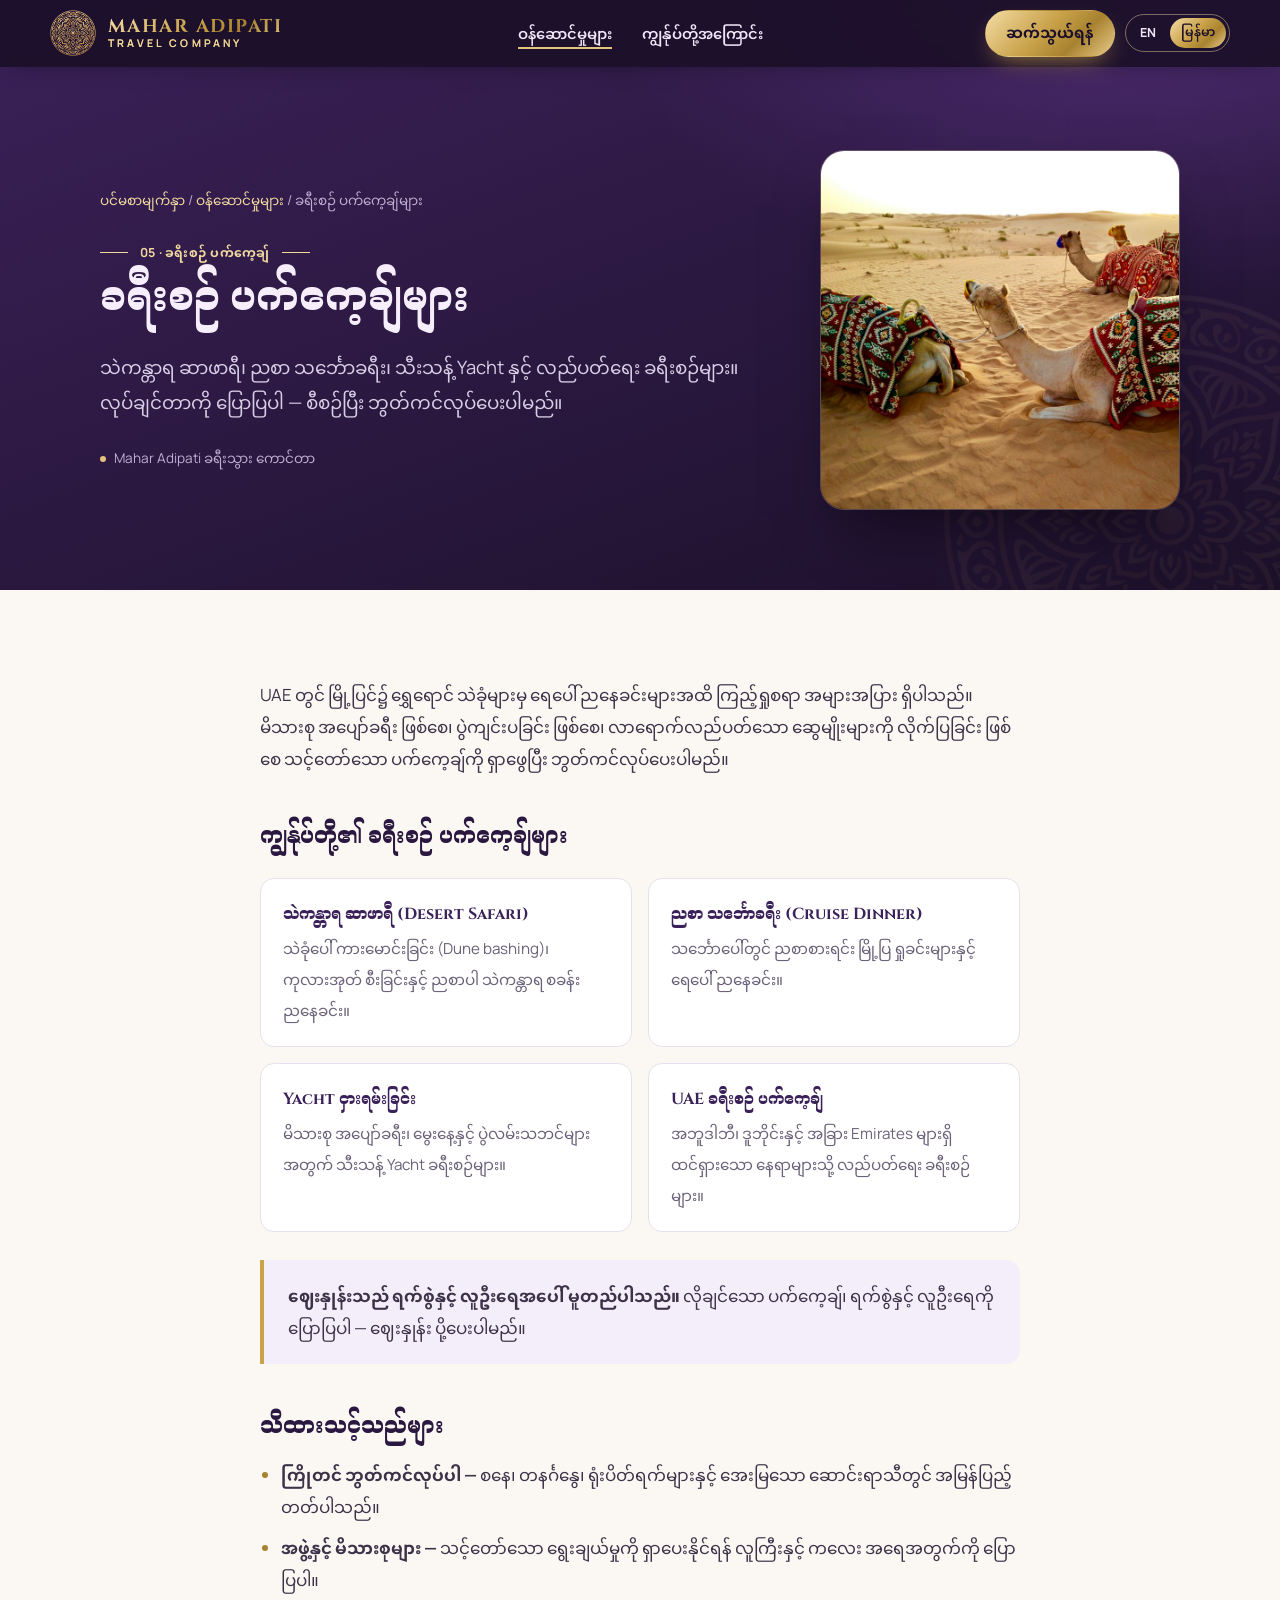
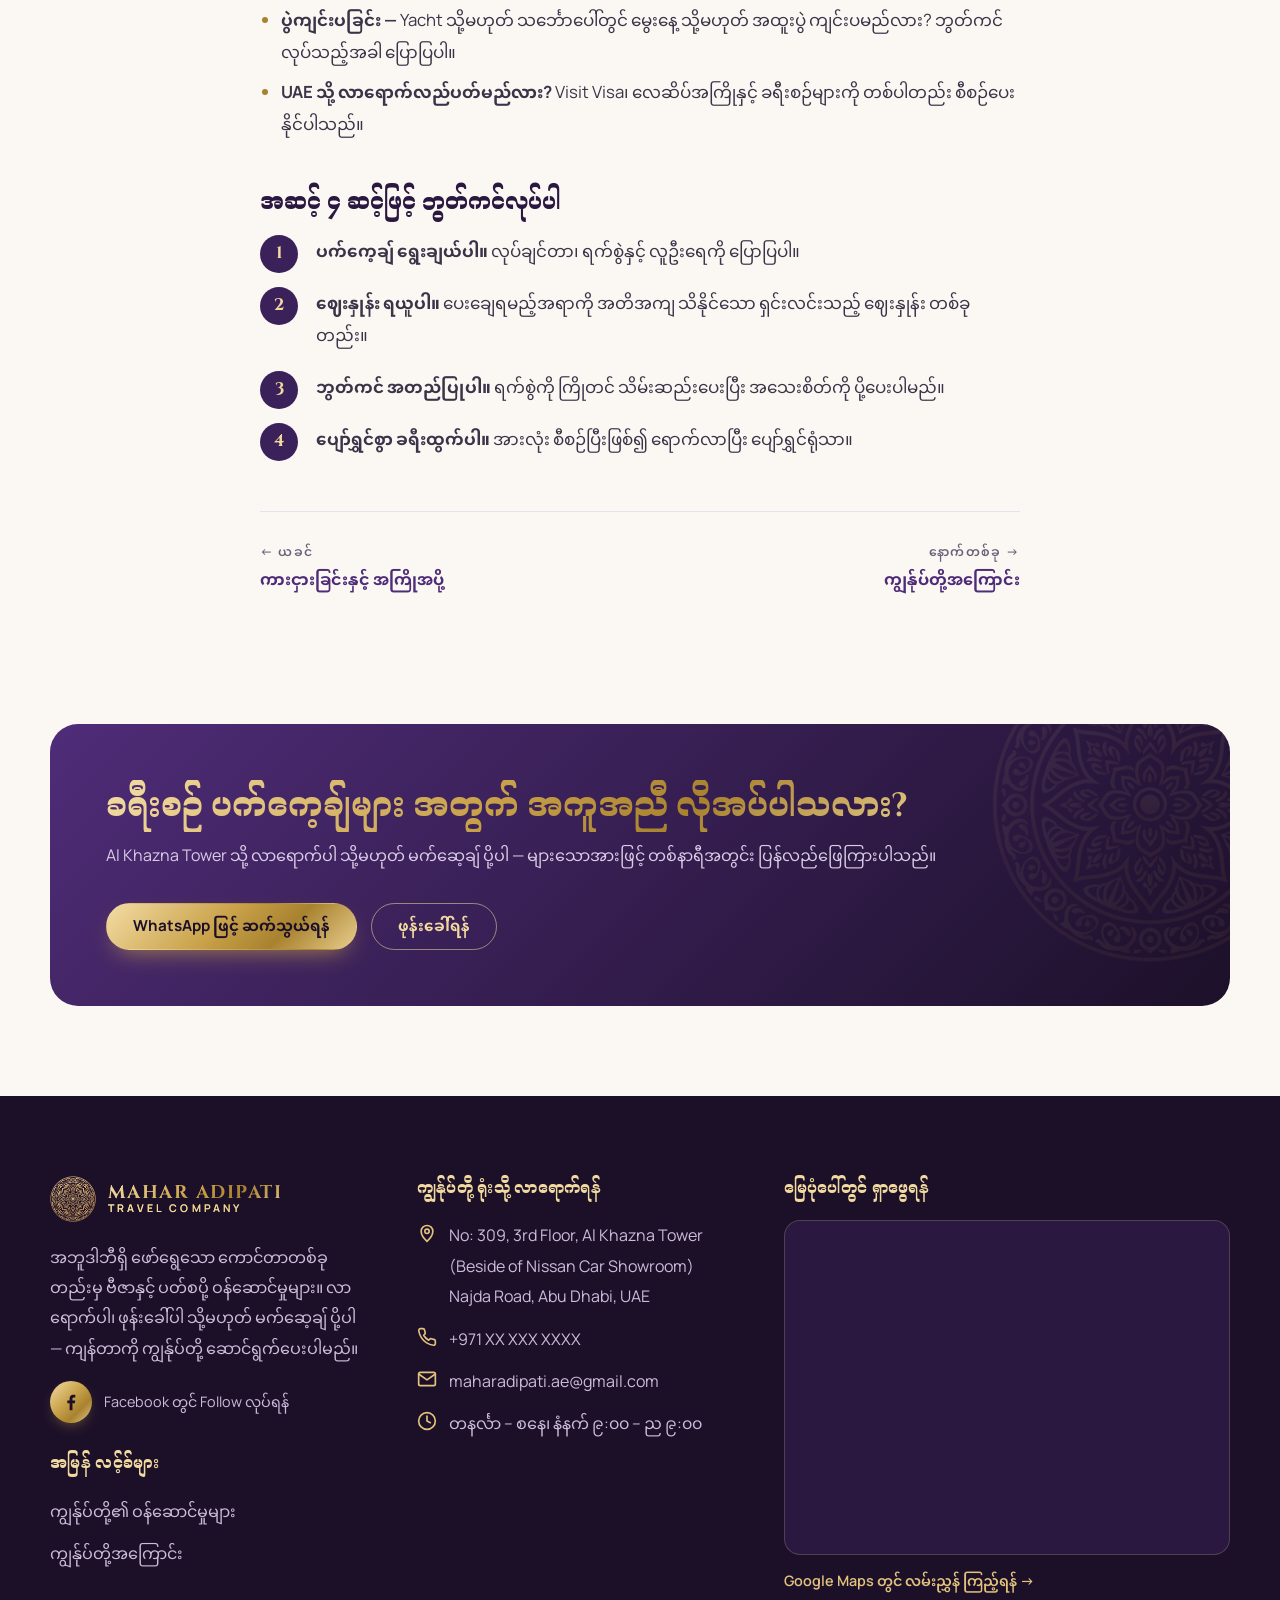
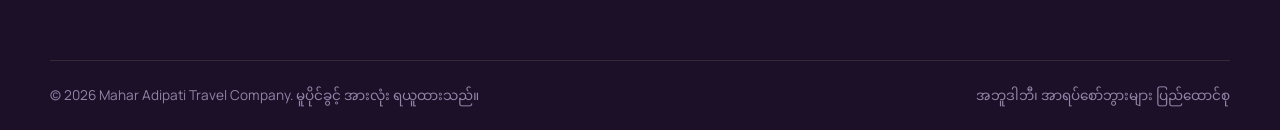
<file: my/services/tour-packages.html>
<!DOCTYPE html>
<html lang="my">
<head>
  <meta charset="UTF-8">
  <meta name="viewport" content="width=device-width, initial-scale=1">
  <script>try{var l=localStorage.getItem("lang");if(l==="en")location.replace("/services/tour-packages"+location.hash)}catch(e){}</script>
  <title>ခရီးစဉ် ပက်ကေ့ချ်များ | Mahar Adipati Travel Company</title>
  <meta name="description" content="သဲကန္တာရ ဆာဖာရီ၊ ညစာ သင်္ဘောခရီး၊ သီးသန့် Yacht နှင့် လည်ပတ်ရေး ခရီးစဉ်များ။ လုပ်ချင်တာကို ပြောပြပါ — စီစဉ်ပြီး ဘွတ်ကင်လုပ်ပေးပါမည်။">
  <link rel="alternate" hreflang="en" href="https://maharadipati.ae/services/tour-packages">
  <link rel="alternate" hreflang="my" href="https://maharadipati.ae/my/services/tour-packages">
  <link rel="alternate" hreflang="x-default" href="https://maharadipati.ae/services/tour-packages">
  <link rel="icon" type="image/png" href="../../assets/favicon.png">
  <link rel="preconnect" href="https://fonts.googleapis.com">
  <link rel="preconnect" href="https://fonts.gstatic.com" crossorigin>
  <link href="https://fonts.googleapis.com/css2?family=Cinzel:wght@500;600;700&family=Manrope:wght@400;500;600;700&display=swap" rel="stylesheet">
  <link href="https://fonts.googleapis.com/css2?family=Noto+Sans+Myanmar:wght@400;500;600;700&family=Noto+Serif+Myanmar:wght@500;600;700&display=swap" rel="stylesheet">
  <link rel="stylesheet" href="../../styles.css">
</head>
<body>
  <header class="site-header solid">
    <div class="container nav">
      <a class="brand" href="/my/" aria-label="Mahar Adipati ပင်မစာမျက်နှာ">
        <img src="../../assets/logo-mark.png" alt="">
        <span class="brand-name gold-text">MAHAR ADIPATI<small>Travel Company</small></span>
      </a>
      <ul class="nav-links">
        <li><a href="/my/#services" class="active">ဝန်ဆောင်မှုများ</a></li>
        <li><a href="/my/#about">ကျွန်ုပ်တို့အကြောင်း</a></li>
        <li class="menu-lang"><div class="lang-switch" role="group" aria-label="ဘာသာစကား"><a href="/services/tour-packages" lang="en" hreflang="en" data-lang-link="en">EN</a><a href="/my/services/tour-packages" lang="my" hreflang="my" data-lang-link="my" class="active" aria-current="true">မြန်မာ</a></div></li>
      </ul>
      <div class="nav-actions">
        <a class="btn btn-gold nav-cta" href="/my/#contact">ဆက်သွယ်ရန်</a>
        <div class="lang-switch" role="group" aria-label="ဘာသာစကား"><a href="/services/tour-packages" lang="en" hreflang="en" data-lang-link="en">EN</a><a href="/my/services/tour-packages" lang="my" hreflang="my" data-lang-link="my" class="active" aria-current="true">မြန်မာ</a></div>
        <button class="menu-toggle" aria-label="မီနူး ဖွင့်ရန်" aria-expanded="false"><span></span><span></span><span></span></button>
      </div>
    </div>
  </header>

  <section class="article-hero">
    <img class="hero-pattern" src="../../assets/logo-mark.png" alt="">
    <div class="container article-hero-grid">
      <div>
        <div class="breadcrumb"><a href="/my/">ပင်မစာမျက်နှာ</a> / <a href="/my/#services">ဝန်ဆောင်မှုများ</a> / ခရီးစဉ် ပက်ကေ့ချ်များ</div>
        <span class="eyebrow" style="color:var(--gold-300)">05 · ခရီးစဉ် ပက်ကေ့ချ်</span>
        <h1 style="font-size:clamp(2rem,4.6vw,3.2rem)">ခရီးစဉ် ပက်ကေ့ချ်များ</h1>
        <p class="lead">သဲကန္တာရ ဆာဖာရီ၊ ညစာ သင်္ဘောခရီး၊ သီးသန့် Yacht နှင့် လည်ပတ်ရေး ခရီးစဉ်များ။ လုပ်ချင်တာကို ပြောပြပါ — စီစဉ်ပြီး ဘွတ်ကင်လုပ်ပေးပါမည်။</p>
        <div class="article-meta"><span>Mahar Adipati ခရီးသွား ကောင်တာ</span></div>
      </div>
      <img class="article-hero-img" src="../../assets/services/tour-packages.jpg" alt="Mahar Adipati Travel Company ၏ ခရီးစဉ် ပက်ကေ့ချ်များ" width="800" height="800">
    </div>
  </section>

  <article class="article">
    <div class="container">

      <p>UAE တွင် မြို့ပြင်၌ ရွှေရောင် သဲခုံများမှ ရေပေါ် ညနေခင်းများအထိ ကြည့်ရှုစရာ အများအပြား ရှိပါသည်။ မိသားစု အပျော်ခရီး ဖြစ်စေ၊ ပွဲကျင်းပခြင်း ဖြစ်စေ၊ လာရောက်လည်ပတ်သော ဆွေမျိုးများကို လိုက်ပြခြင်း ဖြစ်စေ သင့်တော်သော ပက်ကေ့ချ်ကို ရှာဖွေပြီး ဘွတ်ကင်လုပ်ပေးပါမည်။</p>

      <h2>ကျွန်ုပ်တို့၏ ခရီးစဉ် ပက်ကေ့ချ်များ</h2>
      <div class="option-grid">
        <div class="option"><strong>သဲကန္တာရ ဆာဖာရီ (Desert Safari)</strong><span>သဲခုံပေါ် ကားမောင်းခြင်း (Dune bashing)၊ ကုလားအုတ် စီးခြင်းနှင့် ညစာပါ သဲကန္တာရ စခန်း ညနေခင်း။</span></div>
        <div class="option"><strong>ညစာ သင်္ဘောခရီး (Cruise Dinner)</strong><span>သင်္ဘောပေါ်တွင် ညစာစားရင်း မြို့ပြ ရှုခင်းများနှင့် ရေပေါ် ညနေခင်း။</span></div>
        <div class="option"><strong>Yacht ငှားရမ်းခြင်း</strong><span>မိသားစု အပျော်ခရီး၊ မွေးနေ့နှင့် ပွဲလမ်းသဘင်များအတွက် သီးသန့် Yacht ခရီးစဉ်များ။</span></div>
        <div class="option"><strong>UAE ခရီးစဉ် ပက်ကေ့ချ်</strong><span>အဘူဒါဘီ၊ ဒူဘိုင်းနှင့် အခြား Emirates များရှိ ထင်ရှားသော နေရာများသို့ လည်ပတ်ရေး ခရီးစဉ်များ။</span></div>
      </div>
      <div class="callout"><p><strong>ဈေးနှုန်းသည် ရက်စွဲနှင့် လူဦးရေအပေါ် မူတည်ပါသည်။</strong> လိုချင်သော ပက်ကေ့ချ်၊ ရက်စွဲနှင့် လူဦးရေကို ပြောပြပါ — ဈေးနှုန်း ပို့ပေးပါမည်။</p></div>

      <h2>သိထားသင့်သည်များ</h2>
      <ul>
        <li><strong>ကြိုတင် ဘွတ်ကင်လုပ်ပါ —</strong> စနေ၊ တနင်္ဂနွေ၊ ရုံးပိတ်ရက်များနှင့် အေးမြသော ဆောင်းရာသီတွင် အမြန်ပြည့်တတ်ပါသည်။</li>
        <li><strong>အဖွဲ့နှင့် မိသားစုများ —</strong> သင့်တော်သော ရွေးချယ်မှုကို ရှာပေးနိုင်ရန် လူကြီးနှင့် ကလေး အရေအတွက်ကို ပြောပြပါ။</li>
        <li><strong>ပွဲကျင်းပခြင်း —</strong> Yacht သို့မဟုတ် သင်္ဘောပေါ်တွင် မွေးနေ့ သို့မဟုတ် အထူးပွဲ ကျင်းပမည်လား? ဘွတ်ကင်လုပ်သည့်အခါ ပြောပြပါ။</li>
        <li><strong>UAE သို့ လာရောက်လည်ပတ်မည်လား?</strong> Visit Visa၊ လေဆိပ်အကြိုနှင့် ခရီးစဉ်များကို တစ်ပါတည်း စီစဉ်ပေးနိုင်ပါသည်။</li>
      </ul>

      <h2>အဆင့် ၄ ဆင့်ဖြင့် ဘွတ်ကင်လုပ်ပါ</h2>
      <ol class="steps">
        <li><strong>ပက်ကေ့ချ် ရွေးချယ်ပါ။</strong> လုပ်ချင်တာ၊ ရက်စွဲနှင့် လူဦးရေကို ပြောပြပါ။</li>
        <li><strong>ဈေးနှုန်း ရယူပါ။</strong> ပေးချေရမည့်အရာကို အတိအကျ သိနိုင်သော ရှင်းလင်းသည့် ဈေးနှုန်း တစ်ခုတည်း။</li>
        <li><strong>ဘွတ်ကင် အတည်ပြုပါ။</strong> ရက်စွဲကို ကြိုတင် သိမ်းဆည်းပေးပြီး အသေးစိတ်ကို ပို့ပေးပါမည်။</li>
        <li><strong>ပျော်ရွှင်စွာ ခရီးထွက်ပါ။</strong> အားလုံး စီစဉ်ပြီးဖြစ်၍ ရောက်လာပြီး ပျော်ရွှင်ရုံသာ။</li>
      </ol>

      <div class="article-nav"><a href="/my/services/car-rental"><small>← ယခင်</small>ကားငှားခြင်းနှင့် အကြိုအပို့</a><a href="/my/#about" style="text-align:right"><small>နောက်တစ်ခု →</small>ကျွန်ုပ်တို့အကြောင်း</a></div>
    </div>
  </article>

  <section class="cta">
    <div class="container">
      <div class="cta-box reveal">
        <div>
          <h2 class="gold-text">ခရီးစဉ် ပက်ကေ့ချ်များ အတွက် အကူအညီ လိုအပ်ပါသလား?</h2>
          <p>Al Khazna Tower သို့ လာရောက်ပါ သို့မဟုတ် မက်ဆေ့ချ် ပို့ပါ — များသောအားဖြင့် တစ်နာရီအတွင်း ပြန်လည်ဖြေကြားပါသည်။</p>
        </div>
        <div class="hero-actions">
          <a class="btn btn-gold" href="https://wa.me/971XXXXXXXXX" target="_blank" rel="noopener">WhatsApp ဖြင့် ဆက်သွယ်ရန်</a>
          <a class="btn btn-ghost" href="tel:+971XXXXXXXXX">ဖုန်းခေါ်ရန်</a>
        </div>
      </div>
    </div>
  </section>
  <footer class="site-footer" id="contact">
    <div class="container footer-grid">
      <div>
        <a class="brand" href="/my/">
          <img src="../../assets/logo-mark.png" alt="">
          <span class="brand-name gold-text">MAHAR ADIPATI<small>Travel Company</small></span>
        </a>
        <p style="margin-top:20px">အဘူဒါဘီရှိ ဖော်ရွေသော ကောင်တာတစ်ခုတည်းမှ ဗီဇာနှင့် ပတ်စပို့ ဝန်ဆောင်မှုများ။ လာရောက်ပါ၊ ဖုန်းခေါ်ပါ သို့မဟုတ် မက်ဆေ့ချ် ပို့ပါ — ကျန်တာကို ကျွန်ုပ်တို့ ဆောင်ရွက်ပေးပါမည်။</p>
        <div class="social">
          <a class="social-fb" href="https://www.facebook.com/profile.php?id=61595465272587" target="_blank" rel="noopener" aria-label="Facebook ပေါ်ရှိ Mahar Adipati (တဘ်အသစ်တွင် ဖွင့်ပါမည်)"><svg viewBox="0 0 24 24" fill="currentColor" aria-hidden="true"><path d="M13.6 21v-7.6h2.6l.4-3h-3V8.5c0-.9.3-1.5 1.5-1.5H16.7V4.3c-.3 0-1.2-.1-2.3-.1-2.3 0-3.9 1.4-3.9 4v2.2H8v3h2.5V21h3.1z"/></svg></a>
          <span>Facebook တွင် Follow လုပ်ရန်</span>
        </div>
        <h4 style="margin-top:28px">အမြန် လင့်ခ်များ</h4>
        <ul class="footer-list">
          <li><a href="/my/#services">ကျွန်ုပ်တို့၏ ဝန်ဆောင်မှုများ</a></li>
          <li><a href="/my/#about">ကျွန်ုပ်တို့အကြောင်း</a></li>
        </ul>
      </div>
      <div>
        <h4>ကျွန်ုပ်တို့ ရုံးသို့ လာရောက်ရန်</h4>
        <ul class="footer-list">
          <li class="contact-line"><svg viewBox="0 0 24 24" fill="none" stroke="currentColor" stroke-width="2" stroke-linecap="round" stroke-linejoin="round"><path d="M12 22s7-6.2 7-12a7 7 0 0 0-14 0c0 5.8 7 12 7 12z"/><circle cx="12" cy="10" r="2.6"/></svg><span>No: 309, 3rd Floor, Al Khazna Tower<br>(Beside of Nissan Car Showroom)<br>Najda Road, Abu Dhabi, UAE</span></li>
          <li class="contact-line"><svg viewBox="0 0 24 24" fill="none" stroke="currentColor" stroke-width="2" stroke-linecap="round" stroke-linejoin="round"><path d="M22 16.9v3a2 2 0 0 1-2.2 2 19.8 19.8 0 0 1-8.6-3.1 19.5 19.5 0 0 1-6-6A19.8 19.8 0 0 1 2.1 4.2 2 2 0 0 1 4.1 2h3a2 2 0 0 1 2 1.7c.1 1 .4 1.9.7 2.8a2 2 0 0 1-.5 2.1L8 9.9a16 16 0 0 0 6 6l1.3-1.3a2 2 0 0 1 2.1-.4c.9.3 1.8.6 2.8.7a2 2 0 0 1 1.7 2z"/></svg><a href="tel:+971XXXXXXXXX">+971 XX XXX XXXX</a></li>
          <li class="contact-line"><svg viewBox="0 0 24 24" fill="none" stroke="currentColor" stroke-width="2" stroke-linecap="round" stroke-linejoin="round"><rect x="2" y="4" width="20" height="16" rx="2"/><path d="m22 6-10 7L2 6"/></svg><a href="mailto:maharadipati.ae@gmail.com">maharadipati.ae@gmail.com</a></li>
          <li class="contact-line"><svg viewBox="0 0 24 24" fill="none" stroke="currentColor" stroke-width="2" stroke-linecap="round" stroke-linejoin="round"><circle cx="12" cy="12" r="10"/><path d="M12 6v6l4 2"/></svg><span>တနင်္လာ – စနေ၊ နံနက် ၉:၀၀ – ည ၉:၀၀</span></li>
        </ul>
      </div>
      <div>
        <h4>မြေပုံပေါ်တွင် ရှာဖွေရန်</h4>
        <div class="map-wrap">
          <iframe src="https://maps.google.com/maps?q=Al%20Khazna%20Tower%2C%20Abu%20Dhabi&z=16&output=embed" title="Google Maps ပေါ်ရှိ Mahar Adipati ရုံးတည်နေရာ" loading="lazy" referrerpolicy="no-referrer-when-downgrade" allowfullscreen></iframe>
        </div>
        <a class="map-link" href="https://www.google.com/maps/search/?api=1&query=Al+Khazna+Tower+Abu+Dhabi" target="_blank" rel="noopener">Google Maps တွင် လမ်းညွှန် ကြည့်ရန် →</a>
      </div>
    </div>
    <div class="container footer-bottom">
      <span>© <span data-year>2026</span> Mahar Adipati Travel Company. မူပိုင်ခွင့် အားလုံး ရယူထားသည်။</span>
      <span>အဘူဒါဘီ၊ အာရပ်စော်ဘွားများ ပြည်ထောင်စု</span>
    </div>
  </footer>
  <script src="../../script.js"></script>
</body>
</html>
</file>
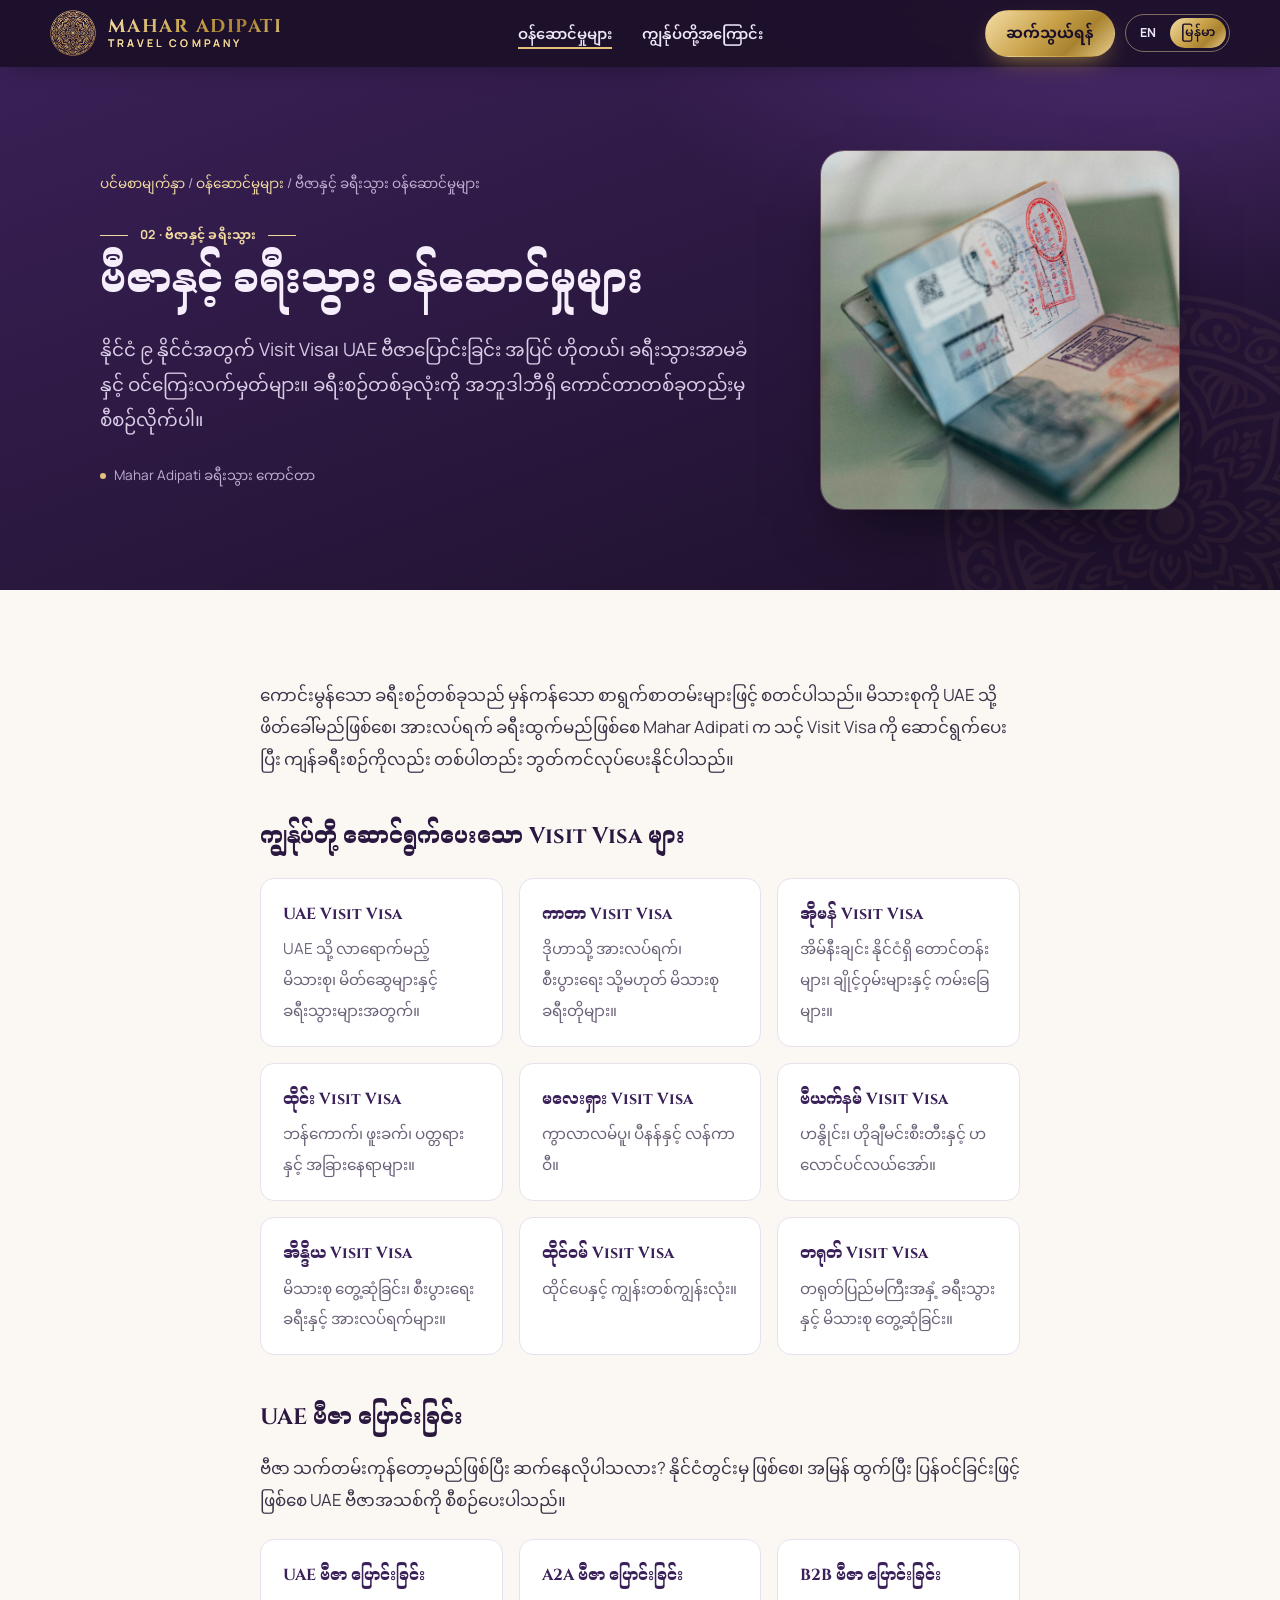
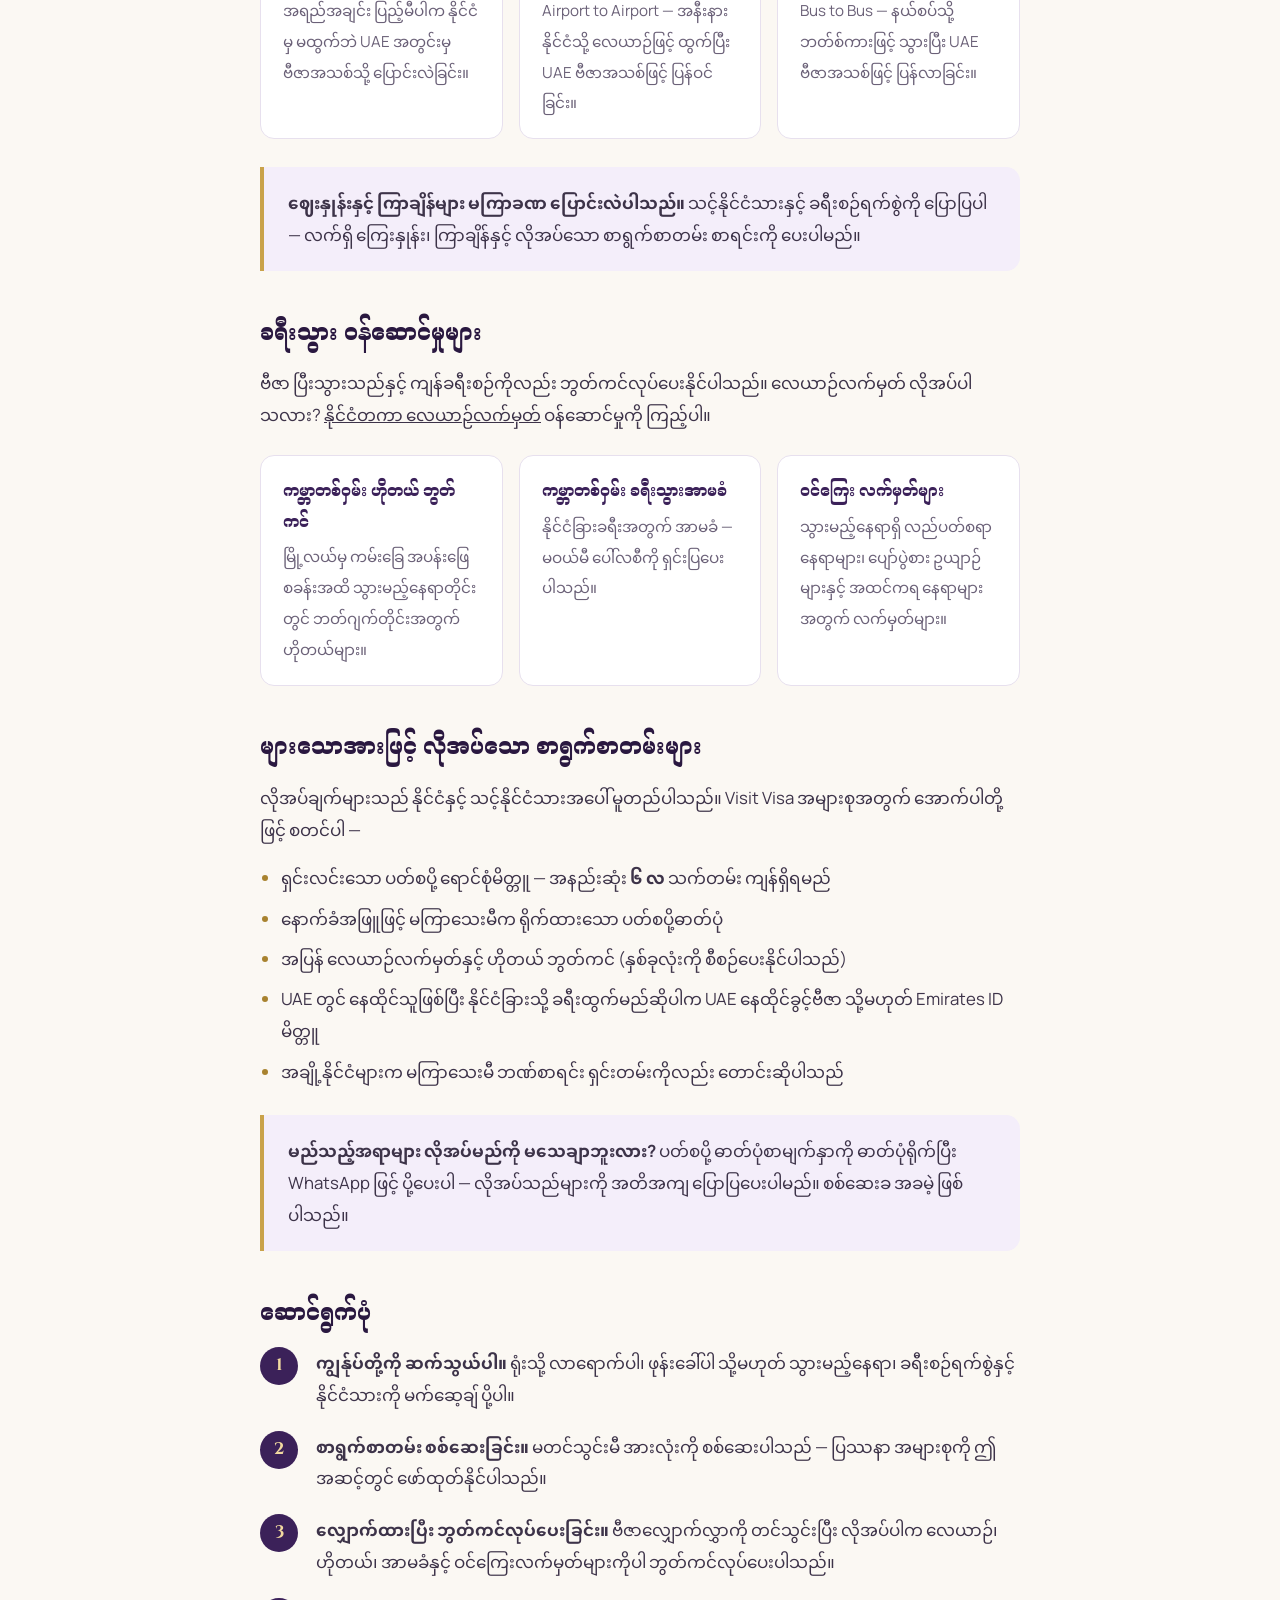
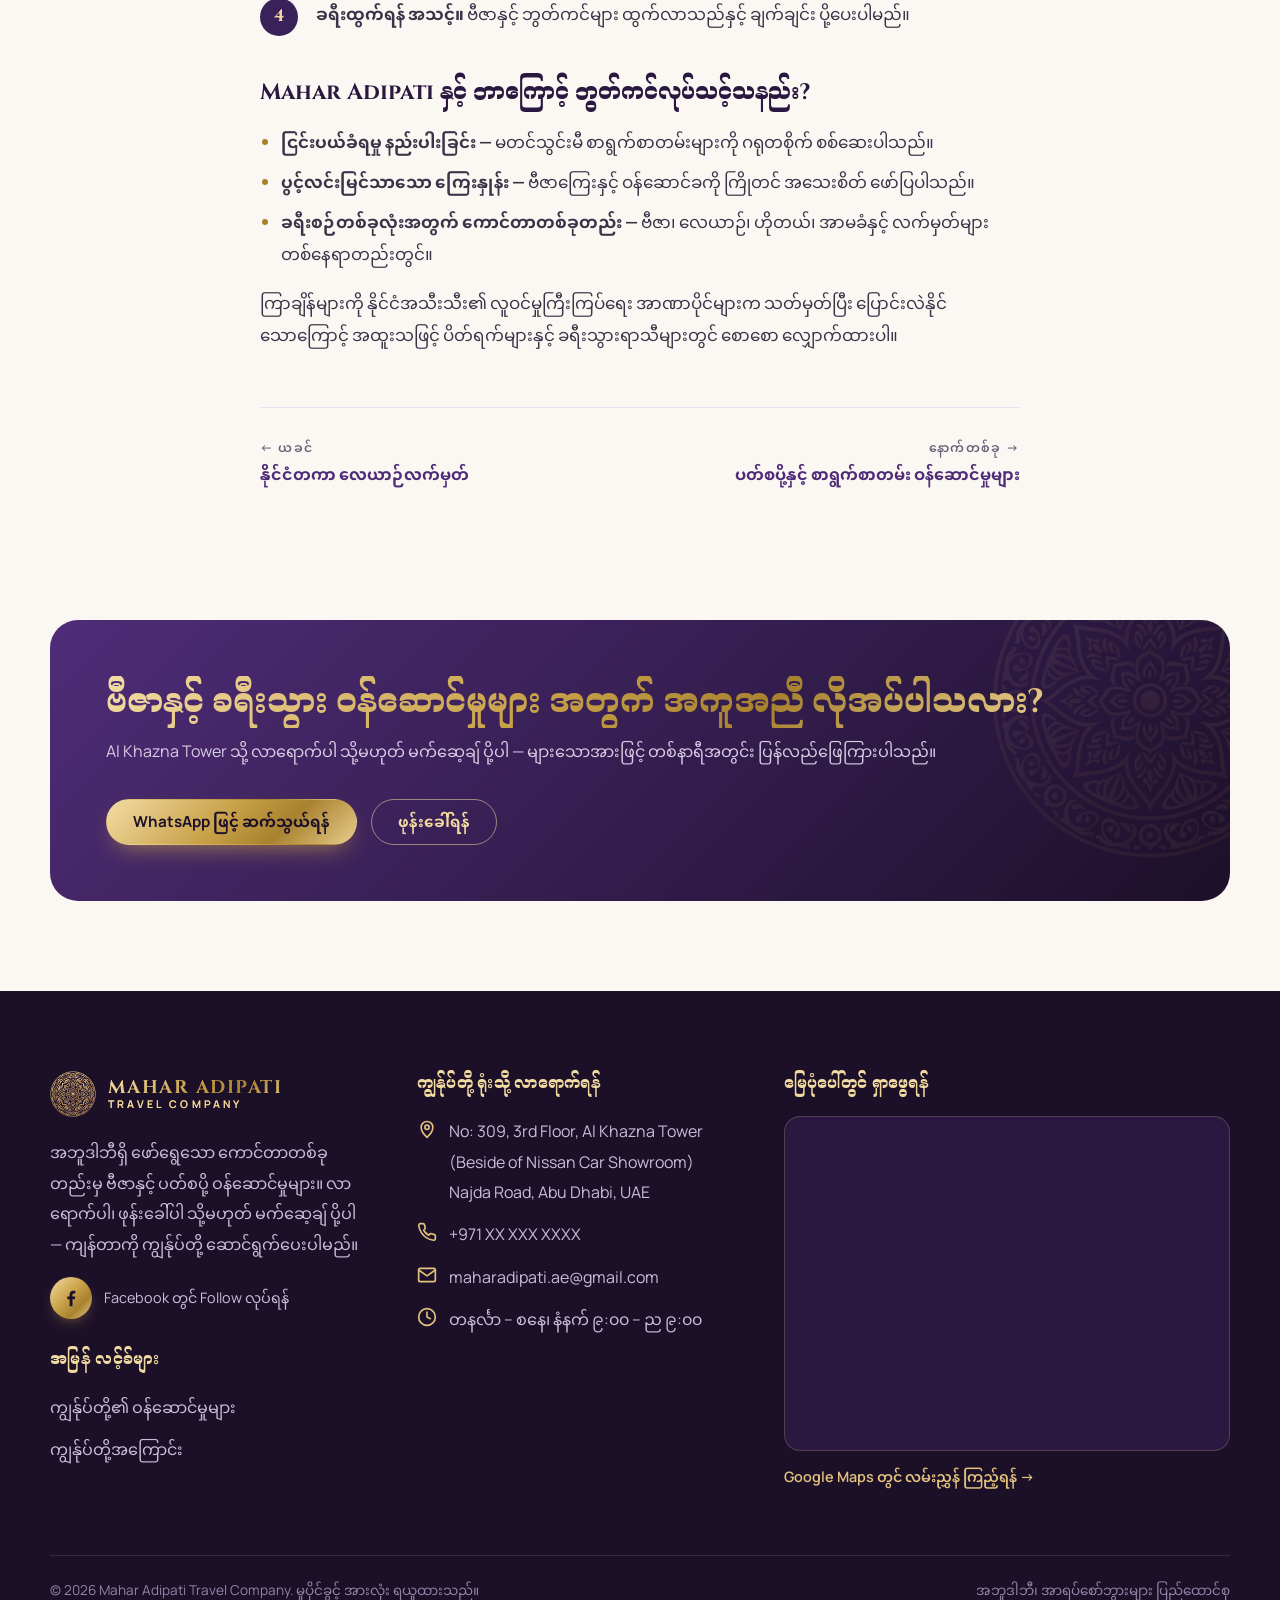
<file: my/services/visas.html>
<!DOCTYPE html>
<html lang="my">
<head>
  <meta charset="UTF-8">
  <meta name="viewport" content="width=device-width, initial-scale=1">
  <script>try{var l=localStorage.getItem("lang");if(l==="en")location.replace("/services/visas"+location.hash)}catch(e){}</script>
  <title>ဗီဇာနှင့် ခရီးသွား ဝန်ဆောင်မှုများ | Mahar Adipati Travel Company</title>
  <meta name="description" content="နိုင်ငံ ၉ နိုင်ငံအတွက် Visit Visa၊ UAE ဗီဇာပြောင်းခြင်း အပြင် ဟိုတယ်၊ ခရီးသွားအာမခံနှင့် ဝင်ကြေးလက်မှတ်များ။ ခရီးစဉ်တစ်ခုလုံးကို အဘူဒါဘီရှိ ကောင်တာတစ်ခုတည်းမှ စီစဉ်လိုက်ပါ။">
  <link rel="alternate" hreflang="en" href="https://maharadipati.ae/services/visas">
  <link rel="alternate" hreflang="my" href="https://maharadipati.ae/my/services/visas">
  <link rel="alternate" hreflang="x-default" href="https://maharadipati.ae/services/visas">
  <link rel="icon" type="image/png" href="../../assets/favicon.png">
  <link rel="preconnect" href="https://fonts.googleapis.com">
  <link rel="preconnect" href="https://fonts.gstatic.com" crossorigin>
  <link href="https://fonts.googleapis.com/css2?family=Cinzel:wght@500;600;700&family=Manrope:wght@400;500;600;700&display=swap" rel="stylesheet">
  <link href="https://fonts.googleapis.com/css2?family=Noto+Sans+Myanmar:wght@400;500;600;700&family=Noto+Serif+Myanmar:wght@500;600;700&display=swap" rel="stylesheet">
  <link rel="stylesheet" href="../../styles.css">
</head>
<body>
  <header class="site-header solid">
    <div class="container nav">
      <a class="brand" href="/my/" aria-label="Mahar Adipati ပင်မစာမျက်နှာ">
        <img src="../../assets/logo-mark.png" alt="">
        <span class="brand-name gold-text">MAHAR ADIPATI<small>Travel Company</small></span>
      </a>
      <ul class="nav-links">
        <li><a href="/my/#services" class="active">ဝန်ဆောင်မှုများ</a></li>
        <li><a href="/my/#about">ကျွန်ုပ်တို့အကြောင်း</a></li>
        <li class="menu-lang"><div class="lang-switch" role="group" aria-label="ဘာသာစကား"><a href="/services/visas" lang="en" hreflang="en" data-lang-link="en">EN</a><a href="/my/services/visas" lang="my" hreflang="my" data-lang-link="my" class="active" aria-current="true">မြန်မာ</a></div></li>
      </ul>
      <div class="nav-actions">
        <a class="btn btn-gold nav-cta" href="/my/#contact">ဆက်သွယ်ရန်</a>
        <div class="lang-switch" role="group" aria-label="ဘာသာစကား"><a href="/services/visas" lang="en" hreflang="en" data-lang-link="en">EN</a><a href="/my/services/visas" lang="my" hreflang="my" data-lang-link="my" class="active" aria-current="true">မြန်မာ</a></div>
        <button class="menu-toggle" aria-label="မီနူး ဖွင့်ရန်" aria-expanded="false"><span></span><span></span><span></span></button>
      </div>
    </div>
  </header>

  <section class="article-hero">
    <img class="hero-pattern" src="../../assets/logo-mark.png" alt="">
    <div class="container article-hero-grid">
      <div>
        <div class="breadcrumb"><a href="/my/">ပင်မစာမျက်နှာ</a> / <a href="/my/#services">ဝန်ဆောင်မှုများ</a> / ဗီဇာနှင့် ခရီးသွား ဝန်ဆောင်မှုများ</div>
        <span class="eyebrow" style="color:var(--gold-300)">02 · ဗီဇာနှင့် ခရီးသွား</span>
        <h1 style="font-size:clamp(2rem,4.6vw,3.2rem)">ဗီဇာနှင့် ခရီးသွား ဝန်ဆောင်မှုများ</h1>
        <p class="lead">နိုင်ငံ ၉ နိုင်ငံအတွက် Visit Visa၊ UAE ဗီဇာပြောင်းခြင်း အပြင် ဟိုတယ်၊ ခရီးသွားအာမခံနှင့် ဝင်ကြေးလက်မှတ်များ။ ခရီးစဉ်တစ်ခုလုံးကို အဘူဒါဘီရှိ ကောင်တာတစ်ခုတည်းမှ စီစဉ်လိုက်ပါ။</p>
        <div class="article-meta"><span>Mahar Adipati ခရီးသွား ကောင်တာ</span></div>
      </div>
      <img class="article-hero-img" src="../../assets/services/visas.jpg" alt="Mahar Adipati Travel Company ၏ ဗီဇာနှင့် ခရီးသွား ဝန်ဆောင်မှုများ" width="800" height="800">
    </div>
  </section>

  <article class="article">
    <div class="container">

      <p>ကောင်းမွန်သော ခရီးစဉ်တစ်ခုသည် မှန်ကန်သော စာရွက်စာတမ်းများဖြင့် စတင်ပါသည်။ မိသားစုကို UAE သို့ ဖိတ်ခေါ်မည်ဖြစ်စေ၊ အားလပ်ရက် ခရီးထွက်မည်ဖြစ်စေ Mahar Adipati က သင့် Visit Visa ကို ဆောင်ရွက်ပေးပြီး ကျန်ခရီးစဉ်ကိုလည်း တစ်ပါတည်း ဘွတ်ကင်လုပ်ပေးနိုင်ပါသည်။</p>

      <h2>ကျွန်ုပ်တို့ ဆောင်ရွက်ပေးသော Visit Visa များ</h2>
      <div class="option-grid option-grid-3">
        <div class="option"><strong>UAE Visit Visa</strong><span>UAE သို့ လာရောက်မည့် မိသားစု၊ မိတ်ဆွေများနှင့် ခရီးသွားများအတွက်။</span></div>
        <div class="option"><strong>ကာတာ Visit Visa</strong><span>ဒိုဟာသို့ အားလပ်ရက်၊ စီးပွားရေး သို့မဟုတ် မိသားစု ခရီးတိုများ။</span></div>
        <div class="option"><strong>အိုမန် Visit Visa</strong><span>အိမ်နီးချင်း နိုင်ငံရှိ တောင်တန်းများ၊ ချိုင့်ဝှမ်းများနှင့် ကမ်းခြေများ။</span></div>
        <div class="option"><strong>ထိုင်း Visit Visa</strong><span>ဘန်ကောက်၊ ဖူးခက်၊ ပတ္တရားနှင့် အခြားနေရာများ။</span></div>
        <div class="option"><strong>မလေးရှား Visit Visa</strong><span>ကွာလာလမ်ပူ၊ ပီနန်နှင့် လန်ကာဝီ။</span></div>
        <div class="option"><strong>ဗီယက်နမ် Visit Visa</strong><span>ဟနွိုင်း၊ ဟိုချီမင်းစီးတီးနှင့် ဟလောင်ပင်လယ်အော်။</span></div>
        <div class="option"><strong>အိန္ဒိယ Visit Visa</strong><span>မိသားစု တွေ့ဆုံခြင်း၊ စီးပွားရေးခရီးနှင့် အားလပ်ရက်များ။</span></div>
        <div class="option"><strong>ထိုင်ဝမ် Visit Visa</strong><span>ထိုင်ပေနှင့် ကျွန်းတစ်ကျွန်းလုံး။</span></div>
        <div class="option"><strong>တရုတ် Visit Visa</strong><span>တရုတ်ပြည်မကြီးအနှံ့ ခရီးသွားနှင့် မိသားစု တွေ့ဆုံခြင်း။</span></div>
      </div>

      <h2>UAE ဗီဇာ ပြောင်းခြင်း</h2>
      <p>ဗီဇာ သက်တမ်းကုန်တော့မည်ဖြစ်ပြီး ဆက်နေလိုပါသလား? နိုင်ငံတွင်းမှ ဖြစ်စေ၊ အမြန် ထွက်ပြီး ပြန်ဝင်ခြင်းဖြင့် ဖြစ်စေ UAE ဗီဇာအသစ်ကို စီစဉ်ပေးပါသည်။</p>
      <div class="option-grid option-grid-3">
        <div class="option"><strong>UAE ဗီဇာ ပြောင်းခြင်း</strong><span>အရည်အချင်း ပြည့်မီပါက နိုင်ငံမှ မထွက်ဘဲ UAE အတွင်းမှ ဗီဇာအသစ်သို့ ပြောင်းလဲခြင်း။</span></div>
        <div class="option"><strong>A2A ဗီဇာ ပြောင်းခြင်း</strong><span>Airport to Airport — အနီးနားနိုင်ငံသို့ လေယာဉ်ဖြင့် ထွက်ပြီး UAE ဗီဇာအသစ်ဖြင့် ပြန်ဝင်ခြင်း။</span></div>
        <div class="option"><strong>B2B ဗီဇာ ပြောင်းခြင်း</strong><span>Bus to Bus — နယ်စပ်သို့ ဘတ်စ်ကားဖြင့် သွားပြီး UAE ဗီဇာအသစ်ဖြင့် ပြန်လာခြင်း။</span></div>
      </div>

      <div class="callout"><p><strong>ဈေးနှုန်းနှင့် ကြာချိန်များ မကြာခဏ ပြောင်းလဲပါသည်။</strong> သင့်နိုင်ငံသားနှင့် ခရီးစဉ်ရက်စွဲကို ပြောပြပါ — လက်ရှိ ကြေးနှုန်း၊ ကြာချိန်နှင့် လိုအပ်သော စာရွက်စာတမ်း စာရင်းကို ပေးပါမည်။</p></div>

      <h2>ခရီးသွား ဝန်ဆောင်မှုများ</h2>
      <p>ဗီဇာ ပြီးသွားသည်နှင့် ကျန်ခရီးစဉ်ကိုလည်း ဘွတ်ကင်လုပ်ပေးနိုင်ပါသည်။ လေယာဉ်လက်မှတ် လိုအပ်ပါသလား? <a href="air-tickets">နိုင်ငံတကာ လေယာဉ်လက်မှတ်</a> ဝန်ဆောင်မှုကို ကြည့်ပါ။</p>
      <div class="option-grid option-grid-3">
        <div class="option"><strong>ကမ္ဘာတစ်ဝှမ်း ဟိုတယ် ဘွတ်ကင်</strong><span>မြို့လယ်မှ ကမ်းခြေ အပန်းဖြေစခန်းအထိ သွားမည့်နေရာတိုင်းတွင် ဘတ်ဂျက်တိုင်းအတွက် ဟိုတယ်များ။</span></div>
        <div class="option"><strong>ကမ္ဘာတစ်ဝှမ်း ခရီးသွားအာမခံ</strong><span>နိုင်ငံခြားခရီးအတွက် အာမခံ — မဝယ်မီ ပေါ်လစီကို ရှင်းပြပေးပါသည်။</span></div>
        <div class="option"><strong>ဝင်ကြေး လက်မှတ်များ</strong><span>သွားမည့်နေရာရှိ လည်ပတ်စရာ နေရာများ၊ ပျော်ပွဲစား ဥယျာဉ်များနှင့် အထင်ကရ နေရာများအတွက် လက်မှတ်များ။</span></div>
      </div>

      <h2>များသောအားဖြင့် လိုအပ်သော စာရွက်စာတမ်းများ</h2>
      <p>လိုအပ်ချက်များသည် နိုင်ငံနှင့် သင့်နိုင်ငံသားအပေါ် မူတည်ပါသည်။ Visit Visa အများစုအတွက် အောက်ပါတို့ဖြင့် စတင်ပါ —</p>
      <ul>
        <li>ရှင်းလင်းသော ပတ်စပို့ ရောင်စုံမိတ္တူ — အနည်းဆုံး <strong>၆ လ</strong> သက်တမ်း ကျန်ရှိရမည်</li>
        <li>နောက်ခံအဖြူဖြင့် မကြာသေးမီက ရိုက်ထားသော ပတ်စပို့ဓာတ်ပုံ</li>
        <li>အပြန် လေယာဉ်လက်မှတ်နှင့် ဟိုတယ် ဘွတ်ကင် (နှစ်ခုလုံးကို စီစဉ်ပေးနိုင်ပါသည်)</li>
        <li>UAE တွင် နေထိုင်သူဖြစ်ပြီး နိုင်ငံခြားသို့ ခရီးထွက်မည်ဆိုပါက UAE နေထိုင်ခွင့်ဗီဇာ သို့မဟုတ် Emirates ID မိတ္တူ</li>
        <li>အချို့နိုင်ငံများက မကြာသေးမီ ဘဏ်စာရင်း ရှင်းတမ်းကိုလည်း တောင်းဆိုပါသည်</li>
      </ul>
      <div class="callout"><p><strong>မည်သည့်အရာများ လိုအပ်မည်ကို မသေချာဘူးလား?</strong> ပတ်စပို့ ဓာတ်ပုံစာမျက်နှာကို ဓာတ်ပုံရိုက်ပြီး WhatsApp ဖြင့် ပို့ပေးပါ — လိုအပ်သည်များကို အတိအကျ ပြောပြပေးပါမည်။ စစ်ဆေးခ အခမဲ့ ဖြစ်ပါသည်။</p></div>

      <h2>ဆောင်ရွက်ပုံ</h2>
      <ol class="steps">
        <li><strong>ကျွန်ုပ်တို့ကို ဆက်သွယ်ပါ။</strong> ရုံးသို့ လာရောက်ပါ၊ ဖုန်းခေါ်ပါ သို့မဟုတ် သွားမည့်နေရာ၊ ခရီးစဉ်ရက်စွဲနှင့် နိုင်ငံသားကို မက်ဆေ့ချ် ပို့ပါ။</li>
        <li><strong>စာရွက်စာတမ်း စစ်ဆေးခြင်း။</strong> မတင်သွင်းမီ အားလုံးကို စစ်ဆေးပါသည် — ပြဿနာ အများစုကို ဤအဆင့်တွင် ဖော်ထုတ်နိုင်ပါသည်။</li>
        <li><strong>လျှောက်ထားပြီး ဘွတ်ကင်လုပ်ပေးခြင်း။</strong> ဗီဇာလျှောက်လွှာကို တင်သွင်းပြီး လိုအပ်ပါက လေယာဉ်၊ ဟိုတယ်၊ အာမခံနှင့် ဝင်ကြေးလက်မှတ်များကိုပါ ဘွတ်ကင်လုပ်ပေးပါသည်။</li>
        <li><strong>ခရီးထွက်ရန် အသင့်။</strong> ဗီဇာနှင့် ဘွတ်ကင်များ ထွက်လာသည်နှင့် ချက်ချင်း ပို့ပေးပါမည်။</li>
      </ol>

      <h2>Mahar Adipati နှင့် ဘာကြောင့် ဘွတ်ကင်လုပ်သင့်သနည်း?</h2>
      <ul>
        <li><strong>ငြင်းပယ်ခံရမှု နည်းပါးခြင်း —</strong> မတင်သွင်းမီ စာရွက်စာတမ်းများကို ဂရုတစိုက် စစ်ဆေးပါသည်။</li>
        <li><strong>ပွင့်လင်းမြင်သာသော ကြေးနှုန်း —</strong> ဗီဇာကြေးနှင့် ဝန်ဆောင်ခကို ကြိုတင် အသေးစိတ် ဖော်ပြပါသည်။</li>
        <li><strong>ခရီးစဉ်တစ်ခုလုံးအတွက် ကောင်တာတစ်ခုတည်း —</strong> ဗီဇာ၊ လေယာဉ်၊ ဟိုတယ်၊ အာမခံနှင့် လက်မှတ်များ တစ်နေရာတည်းတွင်။</li>
      </ul>
      <p>ကြာချိန်များကို နိုင်ငံအသီးသီး၏ လူဝင်မှုကြီးကြပ်ရေး အာဏာပိုင်များက သတ်မှတ်ပြီး ပြောင်းလဲနိုင်သောကြောင့် အထူးသဖြင့် ပိတ်ရက်များနှင့် ခရီးသွားရာသီများတွင် စောစော လျှောက်ထားပါ။</p>

      <div class="article-nav"><a href="/my/services/air-tickets"><small>← ယခင်</small>နိုင်ငံတကာ လေယာဉ်လက်မှတ်</a><a href="/my/services/passport-renewal" style="text-align:right"><small>နောက်တစ်ခု →</small>ပတ်စပို့နှင့် စာရွက်စာတမ်း ဝန်ဆောင်မှုများ</a></div>
    </div>
  </article>

  <section class="cta">
    <div class="container">
      <div class="cta-box reveal">
        <div>
          <h2 class="gold-text">ဗီဇာနှင့် ခရီးသွား ဝန်ဆောင်မှုများ အတွက် အကူအညီ လိုအပ်ပါသလား?</h2>
          <p>Al Khazna Tower သို့ လာရောက်ပါ သို့မဟုတ် မက်ဆေ့ချ် ပို့ပါ — များသောအားဖြင့် တစ်နာရီအတွင်း ပြန်လည်ဖြေကြားပါသည်။</p>
        </div>
        <div class="hero-actions">
          <a class="btn btn-gold" href="https://wa.me/971XXXXXXXXX" target="_blank" rel="noopener">WhatsApp ဖြင့် ဆက်သွယ်ရန်</a>
          <a class="btn btn-ghost" href="tel:+971XXXXXXXXX">ဖုန်းခေါ်ရန်</a>
        </div>
      </div>
    </div>
  </section>
  <footer class="site-footer" id="contact">
    <div class="container footer-grid">
      <div>
        <a class="brand" href="/my/">
          <img src="../../assets/logo-mark.png" alt="">
          <span class="brand-name gold-text">MAHAR ADIPATI<small>Travel Company</small></span>
        </a>
        <p style="margin-top:20px">အဘူဒါဘီရှိ ဖော်ရွေသော ကောင်တာတစ်ခုတည်းမှ ဗီဇာနှင့် ပတ်စပို့ ဝန်ဆောင်မှုများ။ လာရောက်ပါ၊ ဖုန်းခေါ်ပါ သို့မဟုတ် မက်ဆေ့ချ် ပို့ပါ — ကျန်တာကို ကျွန်ုပ်တို့ ဆောင်ရွက်ပေးပါမည်။</p>
        <div class="social">
          <a class="social-fb" href="https://www.facebook.com/profile.php?id=61595465272587" target="_blank" rel="noopener" aria-label="Facebook ပေါ်ရှိ Mahar Adipati (တဘ်အသစ်တွင် ဖွင့်ပါမည်)"><svg viewBox="0 0 24 24" fill="currentColor" aria-hidden="true"><path d="M13.6 21v-7.6h2.6l.4-3h-3V8.5c0-.9.3-1.5 1.5-1.5H16.7V4.3c-.3 0-1.2-.1-2.3-.1-2.3 0-3.9 1.4-3.9 4v2.2H8v3h2.5V21h3.1z"/></svg></a>
          <span>Facebook တွင် Follow လုပ်ရန်</span>
        </div>
        <h4 style="margin-top:28px">အမြန် လင့်ခ်များ</h4>
        <ul class="footer-list">
          <li><a href="/my/#services">ကျွန်ုပ်တို့၏ ဝန်ဆောင်မှုများ</a></li>
          <li><a href="/my/#about">ကျွန်ုပ်တို့အကြောင်း</a></li>
        </ul>
      </div>
      <div>
        <h4>ကျွန်ုပ်တို့ ရုံးသို့ လာရောက်ရန်</h4>
        <ul class="footer-list">
          <li class="contact-line"><svg viewBox="0 0 24 24" fill="none" stroke="currentColor" stroke-width="2" stroke-linecap="round" stroke-linejoin="round"><path d="M12 22s7-6.2 7-12a7 7 0 0 0-14 0c0 5.8 7 12 7 12z"/><circle cx="12" cy="10" r="2.6"/></svg><span>No: 309, 3rd Floor, Al Khazna Tower<br>(Beside of Nissan Car Showroom)<br>Najda Road, Abu Dhabi, UAE</span></li>
          <li class="contact-line"><svg viewBox="0 0 24 24" fill="none" stroke="currentColor" stroke-width="2" stroke-linecap="round" stroke-linejoin="round"><path d="M22 16.9v3a2 2 0 0 1-2.2 2 19.8 19.8 0 0 1-8.6-3.1 19.5 19.5 0 0 1-6-6A19.8 19.8 0 0 1 2.1 4.2 2 2 0 0 1 4.1 2h3a2 2 0 0 1 2 1.7c.1 1 .4 1.9.7 2.8a2 2 0 0 1-.5 2.1L8 9.9a16 16 0 0 0 6 6l1.3-1.3a2 2 0 0 1 2.1-.4c.9.3 1.8.6 2.8.7a2 2 0 0 1 1.7 2z"/></svg><a href="tel:+971XXXXXXXXX">+971 XX XXX XXXX</a></li>
          <li class="contact-line"><svg viewBox="0 0 24 24" fill="none" stroke="currentColor" stroke-width="2" stroke-linecap="round" stroke-linejoin="round"><rect x="2" y="4" width="20" height="16" rx="2"/><path d="m22 6-10 7L2 6"/></svg><a href="mailto:maharadipati.ae@gmail.com">maharadipati.ae@gmail.com</a></li>
          <li class="contact-line"><svg viewBox="0 0 24 24" fill="none" stroke="currentColor" stroke-width="2" stroke-linecap="round" stroke-linejoin="round"><circle cx="12" cy="12" r="10"/><path d="M12 6v6l4 2"/></svg><span>တနင်္လာ – စနေ၊ နံနက် ၉:၀၀ – ည ၉:၀၀</span></li>
        </ul>
      </div>
      <div>
        <h4>မြေပုံပေါ်တွင် ရှာဖွေရန်</h4>
        <div class="map-wrap">
          <iframe src="https://maps.google.com/maps?q=Al%20Khazna%20Tower%2C%20Abu%20Dhabi&z=16&output=embed" title="Google Maps ပေါ်ရှိ Mahar Adipati ရုံးတည်နေရာ" loading="lazy" referrerpolicy="no-referrer-when-downgrade" allowfullscreen></iframe>
        </div>
        <a class="map-link" href="https://www.google.com/maps/search/?api=1&query=Al+Khazna+Tower+Abu+Dhabi" target="_blank" rel="noopener">Google Maps တွင် လမ်းညွှန် ကြည့်ရန် →</a>
      </div>
    </div>
    <div class="container footer-bottom">
      <span>© <span data-year>2026</span> Mahar Adipati Travel Company. မူပိုင်ခွင့် အားလုံး ရယူထားသည်။</span>
      <span>အဘူဒါဘီ၊ အာရပ်စော်ဘွားများ ပြည်ထောင်စု</span>
    </div>
  </footer>
  <script src="../../script.js"></script>
</body>
</html>
</file>
<file: styles.css>
/* ==========================================================
   Mahar Adipati — Travel Company
   Palette taken from the logo: royal purple + burnished gold
   ========================================================== */
:root {
  --purple-950: #1c1029;
  --purple-900: #2a1840;
  --purple-800: #3b2159;
  --purple-700: #4f2c78;
  --purple-600: #6a3d9a;
  --gold-300: #f1d9a0;
  --gold-400: #e2c27d;
  --gold-500: #c9a24a;
  --gold-600: #a8822f;
  --gold-grad: linear-gradient(135deg, #f3dca4 0%, #c9a24a 45%, #a8822f 70%, #e8cd8c 100%);
  --ink: #241a30;
  --muted: #6b6178;
  --line: #e7e0ee;
  --paper: #fbf8f3;
  --white: #ffffff;
  --radius: 18px;
  --shadow: 0 18px 40px -18px rgba(42, 24, 64, 0.35);
  --serif: "Cinzel", "Trajan Pro", Georgia, serif;
  --body: "Manrope", system-ui, -apple-system, "Segoe UI", sans-serif;
  --max: 1180px;
}

*, *::before, *::after { box-sizing: border-box; }
html { scroll-behavior: smooth; scroll-padding-top: 84px; }
body {
  margin: 0;
  font-family: var(--body);
  color: var(--ink);
  background: var(--paper);
  line-height: 1.65;
  -webkit-font-smoothing: antialiased;
}
img { max-width: 100%; display: block; }
a { color: inherit; }
.container { width: min(var(--max), 100% - 32px); margin-inline: auto; }

/* ---------- Typography ---------- */
h1, h2, h3 { font-family: var(--serif); line-height: 1.15; margin: 0 0 .5em; letter-spacing: .02em; }
h1 { font-size: clamp(2.2rem, 5.5vw, 4rem); }
h2 { font-size: clamp(1.8rem, 3.6vw, 2.6rem); }
h3 { font-size: 1.3rem; }
.eyebrow {
  display: inline-flex; align-items: center; gap: 12px;
  font-size: .78rem; font-weight: 700; letter-spacing: .22em; text-transform: uppercase;
  color: var(--gold-600);
}
.eyebrow::before, .eyebrow::after { content: ""; width: 28px; height: 1px; background: currentColor; }
.gold-text {
  background: var(--gold-grad);
  -webkit-background-clip: text; background-clip: text; color: transparent;
}
.section-head { text-align: center; max-width: 680px; margin: 0 auto 56px; }
.section-head p { color: var(--muted); font-size: 1.05rem; }

/* ---------- Buttons ---------- */
.btn {
  display: inline-flex; align-items: center; justify-content: center; gap: 10px;
  padding: 14px 26px; border-radius: 999px; font-weight: 700; font-size: .95rem;
  text-decoration: none; border: 1.5px solid transparent; cursor: pointer;
  transition: transform .2s ease, box-shadow .2s ease, background .2s ease, color .2s ease;
}
.btn:hover { transform: translateY(-2px); }
.btn-gold { background: var(--gold-grad); color: var(--purple-950); box-shadow: 0 10px 24px -10px rgba(201, 162, 74, .8); }
.btn-ghost { border-color: rgba(241, 217, 160, .55); color: var(--gold-300); }
.btn-ghost:hover { background: rgba(241, 217, 160, .1); }
.btn-purple { background: var(--purple-800); color: var(--gold-300); }
.btn-purple:hover { background: var(--purple-700); }

/* ---------- Header ---------- */
.site-header {
  position: fixed; inset: 0 0 auto 0; z-index: 50;
  transition: background .3s ease, box-shadow .3s ease, padding .3s ease;
  padding: 18px 0;
}
.site-header.scrolled, .site-header.solid {
  background: rgba(28, 16, 41, .92); backdrop-filter: blur(10px);
  box-shadow: 0 6px 24px -12px rgba(0, 0, 0, .5); padding: 10px 0;
}
.nav { display: flex; align-items: center; justify-content: space-between; gap: 24px; }
.brand { display: flex; align-items: center; gap: 12px; text-decoration: none; }
.brand img { width: 46px; height: 46px; }
.brand-name { font-family: var(--serif); font-weight: 700; font-size: 1.15rem; letter-spacing: .08em; line-height: 1.1; }
.brand-name small { display: block; font-family: var(--body); font-weight: 600; font-size: .66rem; letter-spacing: .3em; color: var(--gold-300); text-transform: uppercase; }
.nav-links { display: flex; align-items: center; gap: 30px; list-style: none; margin: 0; padding: 0; }
.nav-links a { color: #efe6f7; text-decoration: none; font-weight: 600; font-size: .92rem; position: relative; white-space: nowrap; }
.nav-links a:not(.btn)::after {
  content: ""; position: absolute; left: 0; bottom: -6px; width: 0; height: 2px; background: var(--gold-400); transition: width .25s ease;
}
.nav-links a:not(.btn):hover::after, .nav-links a.active::after { width: 100%; }
/* Contact Us always sits at the top right, next to the menu button on smaller screens. */
.nav-actions { display: flex; align-items: center; gap: 10px; }
.nav-cta { padding: 10px 20px; color: var(--purple-950); white-space: nowrap; }
/* EN | မြန်မာ language switcher, right of Contact Us. Each half links to the same page in that language. */
.lang-switch {
  display: inline-flex; align-items: center; gap: 2px; padding: 3px; border-radius: 999px;
  border: 1px solid rgba(241, 217, 160, .45);
}
.lang-switch a {
  display: inline-flex; align-items: center; min-height: 30px; padding: 0 11px; border-radius: 999px;
  font-size: .78rem; font-weight: 700; letter-spacing: .04em; line-height: 1; white-space: nowrap;
  color: #efe6f7; text-decoration: none; transition: background .2s ease, color .2s ease;
}
.lang-switch a[lang="my"] { font-family: "Noto Sans Myanmar", "Myanmar Text", "Myanmar Sangam MN", "Padauk", var(--body); font-weight: 600; letter-spacing: 0; }
.lang-switch a:not(.active):hover { color: var(--gold-300); }
.lang-switch a.active { background: var(--gold-grad); color: var(--purple-950); }
.lang-switch a:focus-visible { outline: 2px solid var(--gold-300); outline-offset: 2px; }
/* A second copy lives inside the mobile menu, for phones too narrow to fit it in the bar */
.menu-lang { display: none; }
/* Desktop: logo on the left, the page links centred in the bar, Contact Us on the right.
   The two outer columns are equal widths, so the middle links sit in the true centre of the page. */
@media (min-width: 1041px) {
  .nav { display: grid; grid-template-columns: 1fr auto 1fr; column-gap: 36px; }
  .nav .brand { justify-self: start; }
  .nav-actions { justify-self: end; }
}
.menu-toggle {
  display: none; background: none; border: 0; width: 44px; height: 44px; cursor: pointer; padding: 10px;
}
.menu-toggle span { display: block; height: 2px; background: var(--gold-300); margin: 6px 0; transition: transform .25s ease, opacity .25s ease; }
.menu-open .menu-toggle span:nth-child(1) { transform: translateY(8px) rotate(45deg); }
.menu-open .menu-toggle span:nth-child(2) { opacity: 0; }
.menu-open .menu-toggle span:nth-child(3) { transform: translateY(-8px) rotate(-45deg); }

/* ---------- Hero ---------- */
.hero {
  position: relative; overflow: hidden; color: #f6effb;
  background:
    radial-gradient(1200px 600px at 85% 20%, rgba(106, 61, 154, .55), transparent 60%),
    radial-gradient(900px 500px at 10% 90%, rgba(201, 162, 74, .14), transparent 60%),
    linear-gradient(160deg, var(--purple-800) 0%, var(--purple-900) 55%, var(--purple-950) 100%);
  padding: 150px 0 110px;
}
.hero-grid { display: grid; grid-template-columns: 1.15fr .85fr; gap: 48px; align-items: center; }
.hero h1 { margin-bottom: .35em; }
.hero p.lead { font-size: 1.15rem; color: #d9cde6; max-width: 540px; margin: 0 0 34px; }
.hero-actions { display: flex; flex-wrap: wrap; gap: 14px; }
.hero-mark { position: relative; display: grid; place-items: center; }
.hero-mark img {
  width: min(420px, 100%); filter: drop-shadow(0 30px 50px rgba(0, 0, 0, .45));
  animation: spin 120s linear infinite;
}
.hero-mark::before {
  content: ""; position: absolute; width: 80%; aspect-ratio: 1; border-radius: 50%;
  background: radial-gradient(circle, rgba(226, 194, 125, .25), transparent 65%);
}
@keyframes spin { to { transform: rotate(360deg); } }
.hero-pattern {
  position: absolute; inset: auto -120px -160px auto; width: 460px; opacity: .06; pointer-events: none;
}

/* ---------- Services / Blog ---------- */
.services { padding: 110px 0; }
.post-grid { display: grid; grid-template-columns: repeat(4, 1fr); gap: 24px; }
/* Desktop: five service cards as three on top and two centred below (a six-column grid, two columns per card) */
@media (min-width: 981px) {
  .post-grid { grid-template-columns: repeat(6, 1fr); gap: 28px; }
  .post-card { grid-column: span 2; }
  .post-card:nth-child(4) { grid-column: 2 / span 2; }
}
.post-card {
  background: var(--white); border-radius: var(--radius); overflow: hidden; border: 1px solid var(--line);
  display: flex; flex-direction: column; text-decoration: none; color: inherit;
  transition: transform .3s ease, box-shadow .3s ease;
}
.post-card:hover { transform: translateY(-6px); box-shadow: var(--shadow); }
.post-cover {
  position: relative; aspect-ratio: 16 / 10; display: grid; place-items: center; overflow: hidden;
  background: linear-gradient(150deg, var(--purple-700), var(--purple-950));
}
/* Square service artwork, cropped to the card's 16:10 frame around its centre */
.post-cover img {
  position: absolute; inset: 0; width: 100%; height: 100%; object-fit: cover; object-position: center;
  transition: transform .5s ease;
}
.post-card:hover .post-cover img { transform: scale(1.05); }
/* Temporary cover until a service's image is added to assets/services/ */
.cover-fallback { display: grid; place-items: center; color: var(--gold-400); background: linear-gradient(150deg, #603778, #39234b); }
.post-cover .cover-fallback { position: absolute; inset: 0; }
.post-cover .cover-fallback svg { width: 84px; height: 84px; }
.article-hero-img.cover-fallback svg { width: 40%; height: auto; }
.post-num {
  position: absolute; top: 16px; left: 18px; z-index: 1;
  font-family: var(--serif); font-size: .8rem; letter-spacing: .2em; color: var(--gold-300);
  text-shadow: 0 1px 6px rgba(28, 16, 41, .6);
}
.post-body { padding: 28px 28px 30px; display: flex; flex-direction: column; flex: 1; }
.post-meta { font-size: .78rem; font-weight: 700; letter-spacing: .14em; text-transform: uppercase; color: var(--gold-600); margin-bottom: 10px; }
.post-body h3 { color: var(--purple-900); }
.post-body p { color: var(--muted); margin: 0 0 22px; flex: 1; }
.read-more { font-weight: 700; color: var(--purple-700); display: inline-flex; align-items: center; gap: 8px; }
.read-more::after { content: "→"; transition: transform .2s ease; }
.post-card:hover .read-more::after { transform: translateX(4px); }

/* ---------- About ---------- */
.about { padding: 110px 0; background: var(--white); border-block: 1px solid var(--line); }
.about-grid { display: grid; grid-template-columns: .9fr 1.1fr; gap: 64px; align-items: center; }
.about-visual {
  position: relative; border-radius: 24px; padding: 48px; aspect-ratio: 1;
  background: linear-gradient(160deg, var(--purple-800), var(--purple-950));
  display: grid; place-items: center; box-shadow: var(--shadow);
}
.about-visual img { width: 78%; }
.about-badge {
  position: absolute; right: -18px; bottom: 34px; background: var(--white); border-radius: 16px; padding: 16px 20px;
  box-shadow: var(--shadow); border: 1px solid var(--line); text-align: left;
}
.about-badge strong { display: block; font-family: var(--serif); font-size: 1.1rem; color: var(--purple-800); }
.about-badge span { font-size: .82rem; color: var(--muted); }
.about-copy p { color: var(--muted); font-size: 1.04rem; }
.values { display: grid; grid-template-columns: repeat(2, 1fr); gap: 18px; margin: 32px 0 0; padding: 0; list-style: none; }
.values li { display: flex; gap: 14px; align-items: flex-start; }
.values .ico {
  flex: none; width: 42px; height: 42px; border-radius: 12px; display: grid; place-items: center;
  background: #f4eefa; color: var(--purple-700);
}
.values .ico svg { width: 22px; height: 22px; }
.values strong { display: block; color: var(--purple-900); }
.values span { font-size: .9rem; color: var(--muted); }

/* ---------- Why choose us (logo background purples) ---------- */
.why {
  padding: 110px 0; color: #f3ecf8; position: relative; overflow: hidden;
  background: linear-gradient(180deg, #603778 0%, #543067 45%, #402651 80%, #39234b 100%);
}
.why::before {
  content: ""; position: absolute; left: -140px; top: 50%; width: 520px; height: 520px; transform: translateY(-50%);
  background: url("assets/logo-mark.png") center / contain no-repeat; opacity: .06; pointer-events: none;
}
.why .section-head h2 { color: #fff; }
.why .section-head p { color: #d8c8e6; }
.why .eyebrow { color: var(--gold-300); }
.why-grid { display: grid; grid-template-columns: repeat(3, 1fr); gap: 24px; position: relative; }
.why-card {
  position: relative; padding: 32px 28px; border-radius: var(--radius);
  background: rgba(255, 255, 255, .05); border: 1px solid rgba(241, 217, 160, .18);
  transition: background .3s ease, border-color .3s ease, transform .3s ease;
}
.why-card:hover { background: rgba(255, 255, 255, .09); border-color: rgba(241, 217, 160, .45); transform: translateY(-4px); }
.why-num {
  position: absolute; top: 22px; right: 24px; font-family: var(--serif); font-size: 1.6rem; font-weight: 700;
  color: rgba(241, 217, 160, .22);
}
.why-ico {
  width: 52px; height: 52px; border-radius: 14px; display: grid; place-items: center; margin-bottom: 20px;
  background: var(--gold-grad); color: var(--purple-950);
}
.why-ico svg { width: 26px; height: 26px; }
.why-card h3 { color: var(--gold-300); font-size: 1.12rem; padding-right: 36px; }
.why-card p { margin: 0; color: #d8c8e6; font-size: .97rem; }

/* ---------- CTA ---------- */
.cta { padding: 90px 0; }
.cta-box {
  border-radius: 28px; padding: 56px; color: #f6effb; position: relative; overflow: hidden;
  background: linear-gradient(135deg, var(--purple-700), var(--purple-950));
  display: flex; align-items: center; justify-content: space-between; gap: 32px; flex-wrap: wrap;
}
.cta-box h2 { margin-bottom: .25em; }
.cta-box p { margin: 0; color: #d9cde6; }
.cta-box .hero-actions { position: relative; z-index: 1; }
.cta-box::after {
  content: ""; position: absolute; right: -80px; top: -80px; width: 320px; height: 320px;
  background: url("assets/logo-mark.png") center / contain no-repeat; opacity: .08;
}

/* ---------- Footer ---------- */
.site-footer { background: var(--purple-950); color: #cbbcdb; padding: 80px 0 0; }
.footer-grid { display: grid; grid-template-columns: 1fr 1fr 1.4fr; gap: 48px; }
.site-footer h4 { font-family: var(--serif); color: var(--gold-300); font-size: 1rem; letter-spacing: .12em; text-transform: uppercase; margin: 0 0 20px; }
.site-footer p { margin: 0 0 14px; }
.site-footer a { text-decoration: none; }
.site-footer a:hover { color: var(--gold-300); }
.footer-list { list-style: none; margin: 0; padding: 0; display: grid; gap: 12px; }
.contact-line { display: flex; gap: 12px; align-items: flex-start; }
.contact-line svg { flex: none; width: 20px; height: 20px; color: var(--gold-400); margin-top: 3px; }
.map-wrap {
  border-radius: 16px; overflow: hidden; border: 1px solid rgba(241, 217, 160, .2);
  aspect-ratio: 4 / 3; background: var(--purple-900);
}
.map-wrap iframe { width: 100%; height: 100%; border: 0; display: block; }
.map-link { display: inline-block; margin-top: 12px; color: var(--gold-400); font-weight: 600; font-size: .9rem; }
.footer-bottom {
  margin-top: 64px; padding: 22px 0; border-top: 1px solid rgba(241, 217, 160, .12);
  display: flex; justify-content: space-between; gap: 16px; flex-wrap: wrap; font-size: .85rem; color: #9483a8;
}

/* ---------- Article pages ---------- */
.article-hero {
  color: #f6effb; padding: 150px 0 80px; position: relative; overflow: hidden;
  background:
    radial-gradient(900px 500px at 90% 0%, rgba(106, 61, 154, .5), transparent 60%),
    linear-gradient(160deg, var(--purple-800), var(--purple-950));
}
.article-hero .container { max-width: 1080px; }
/* Title and intro on the left, the service image on the right */
.article-hero-grid { display: grid; grid-template-columns: 1fr 360px; gap: 56px; align-items: center; position: relative; }
.article-hero-img {
  width: 100%; height: auto; aspect-ratio: 1; object-fit: cover; border-radius: 24px;
  border: 1px solid rgba(241, 217, 160, .25); box-shadow: 0 30px 60px -24px rgba(0, 0, 0, .6);
}
@media (max-width: 980px) {
  .article-hero { padding-top: 120px; }
  .article-hero-grid { grid-template-columns: 1fr; gap: 32px; }
  .article-hero-img { order: -1; max-width: 320px; }
}
.breadcrumb { font-size: .85rem; color: #bfaed1; margin-bottom: 18px; }
.breadcrumb a { color: var(--gold-300); text-decoration: none; }
.article-hero p.lead { font-size: 1.15rem; color: #d9cde6; margin: 0; }
.article-meta { display: flex; gap: 18px; flex-wrap: wrap; margin-top: 26px; font-size: .85rem; color: #bfaed1; }
.article-meta span { display: inline-flex; align-items: center; gap: 8px; }
.article-meta span::before { content: ""; width: 6px; height: 6px; border-radius: 50%; background: var(--gold-400); }
.article { padding: 72px 0 40px; }
.article .container { max-width: 760px; }
.article h2 { font-size: 1.65rem; color: var(--purple-900); margin-top: 2em; }
.article h3 { color: var(--purple-800); margin-top: 1.6em; font-size: 1.15rem; }
.article p, .article li { font-size: 1.05rem; color: #3d3349; }
.article ul, .article ol { padding-left: 1.3em; }
.article li { margin-bottom: .5em; }
.article li::marker { color: var(--gold-600); }
.callout {
  background: #f4eefa; border-left: 4px solid var(--gold-500); border-radius: 0 14px 14px 0;
  padding: 20px 24px; margin: 28px 0;
}
.callout p { margin: 0; }
.option-grid { display: grid; grid-template-columns: repeat(2, 1fr); gap: 16px; margin: 24px 0; }
.option-grid-3 { grid-template-columns: repeat(3, 1fr); }
.option {
  background: var(--white); border: 1px solid var(--line); border-radius: 14px; padding: 20px 22px;
}
.option strong { display: block; font-family: var(--serif); color: var(--purple-800); margin-bottom: 4px; }
.option span { font-size: .95rem; color: var(--muted); }
.steps { counter-reset: step; list-style: none; padding: 0 !important; }
.steps li { counter-increment: step; position: relative; padding-left: 56px; margin-bottom: 20px; }
.steps li::before {
  content: counter(step); position: absolute; left: 0; top: 0; width: 38px; height: 38px; border-radius: 50%;
  display: grid; place-items: center; font-family: var(--serif); font-weight: 700;
  background: var(--purple-800); color: var(--gold-300);
}
.article-nav { display: flex; justify-content: space-between; gap: 16px; margin-top: 56px; padding-top: 28px; border-top: 1px solid var(--line); flex-wrap: wrap; }
.article-nav a { text-decoration: none; color: var(--purple-700); font-weight: 700; }
.article-nav small { display: block; color: var(--muted); font-weight: 600; font-size: .78rem; letter-spacing: .1em; text-transform: uppercase; }

/* ---------- Reveal animation ---------- */
.reveal { opacity: 0; transform: translateY(24px); transition: opacity .7s ease, transform .7s ease; }
.reveal.visible { opacity: 1; transform: none; }
@media (prefers-reduced-motion: reduce) {
  .reveal { opacity: 1; transform: none; transition: none; }
  .hero-mark img { animation: none; }
  html { scroll-behavior: auto; }
}

/* ---------- Responsive ---------- */
@media (max-width: 980px) {
  .hero-grid, .about-grid { grid-template-columns: 1fr; }
  .hero-mark { order: -1; }
  .hero-mark img { width: 240px; }
  .hero { padding-top: 120px; }
  .post-grid, .why-grid { grid-template-columns: 1fr 1fr; }
  .option-grid-3 { grid-template-columns: 1fr 1fr; }
  .footer-grid { grid-template-columns: 1fr 1fr; }
  .footer-grid > :last-child { grid-column: 1 / -1; }
  .about-visual { max-width: 420px; margin-inline: auto; width: 100%; }
}
@media (max-width: 1040px) {
  .menu-toggle { display: block; }
  .nav-links {
    position: fixed; inset: 0 0 auto 0; top: 0; padding: 96px 24px 32px; flex-direction: column; align-items: stretch; gap: 6px;
    background: rgba(28, 16, 41, .98); transform: translateY(-100%); transition: transform .35s ease; z-index: -1;
  }
  .menu-open .nav-links { transform: none; }
  .nav-links a { display: block; padding: 12px 4px; font-size: 1.05rem; }
  .nav-links a:not(.btn)::after { display: none; }
  .nav-links .lang-switch a { display: inline-flex; padding: 0 16px; min-height: 38px; font-size: .9rem; }
}
/* Phones: the bar only has room for the logo, Contact Us and the menu button, so the switcher moves into the menu */
@media (max-width: 600px) {
  .nav-actions .lang-switch { display: none; }
  .menu-lang { display: block; padding-top: 14px; margin-top: 8px; border-top: 1px solid rgba(241, 217, 160, .15); }
}
@media (max-width: 640px) {
  .post-grid, .why-grid, .footer-grid, .values, .option-grid { grid-template-columns: 1fr; }
  .services, .about, .why { padding: 80px 0; }
  .cta-box { padding: 36px 24px; }
  .about-badge { right: 12px; bottom: 12px; }
  .brand-name { font-size: 1rem; }
}
/* Small phones: tighten the header so the logo, Contact Us and the menu button fit on one line */
@media (max-width: 420px) {
  .brand { gap: 8px; }
  .brand img { width: 36px; height: 36px; }
  .brand-name { font-size: .86rem; letter-spacing: .05em; }
  .brand-name small { font-size: .56rem; letter-spacing: .2em; }
  .nav { gap: 8px; }
  .nav-actions { gap: 4px; }
  .nav-cta { padding: 8px 14px; font-size: .8rem; }
  .menu-toggle { width: 40px; padding: 9px; }
}
/* Burmese pages (/my/): Myanmar fonts behind the Latin ones, taller lines for stacked vowels and
   medials, and smaller headings because Burmese words run longer than the English ones */
html[lang="my"] {
  --serif: "Cinzel", "Noto Serif Myanmar", "Noto Sans Myanmar", "Myanmar Text", "Myanmar Sangam MN", "Padauk", Georgia, serif;
  --body: "Manrope", "Noto Sans Myanmar", "Myanmar Text", "Myanmar Sangam MN", "Padauk", system-ui, sans-serif;
}
html[lang="my"] body { line-height: 1.9; }
html[lang="my"] h1, html[lang="my"] h2, html[lang="my"] h3, html[lang="my"] h4 { line-height: 1.55; letter-spacing: 0; }
html[lang="my"] h1 { font-size: clamp(1.9rem, 4.2vw, 3rem); }
html[lang="my"] h2 { font-size: clamp(1.5rem, 3vw, 2.1rem); }
html[lang="my"] .article h2 { font-size: 1.4rem; }
html[lang="my"] .article-hero h1 { font-size: clamp(1.7rem, 3.8vw, 2.6rem) !important; }
html[lang="my"] .eyebrow, html[lang="my"] .post-meta, html[lang="my"] .site-footer h4 { letter-spacing: .02em; }
html[lang="my"] .nav-links a, html[lang="my"] .btn { line-height: 1.5; }
html[lang="my"] .btn { padding-block: 11px; }
/* Facebook link in the footer: a round gold badge with a purple "f", Facebook blue on hover */
.social { display: flex; align-items: center; gap: 12px; margin-top: 18px; font-size: .9rem; }
.social-fb {
  flex: none; width: 42px; height: 42px; border-radius: 50%; display: grid; place-items: center;
  background: var(--gold-grad); color: var(--purple-950);
  box-shadow: 0 6px 16px -8px rgba(201, 162, 74, .8);
  transition: transform .2s ease, background .2s ease, color .2s ease;
}
.social-fb svg { width: 22px; height: 22px; }
.site-footer .social-fb:hover { background: #1877f2; color: #fff; transform: translateY(-2px); }
.social-fb:focus-visible { outline: 2px solid var(--gold-300); outline-offset: 3px; }
</file>
